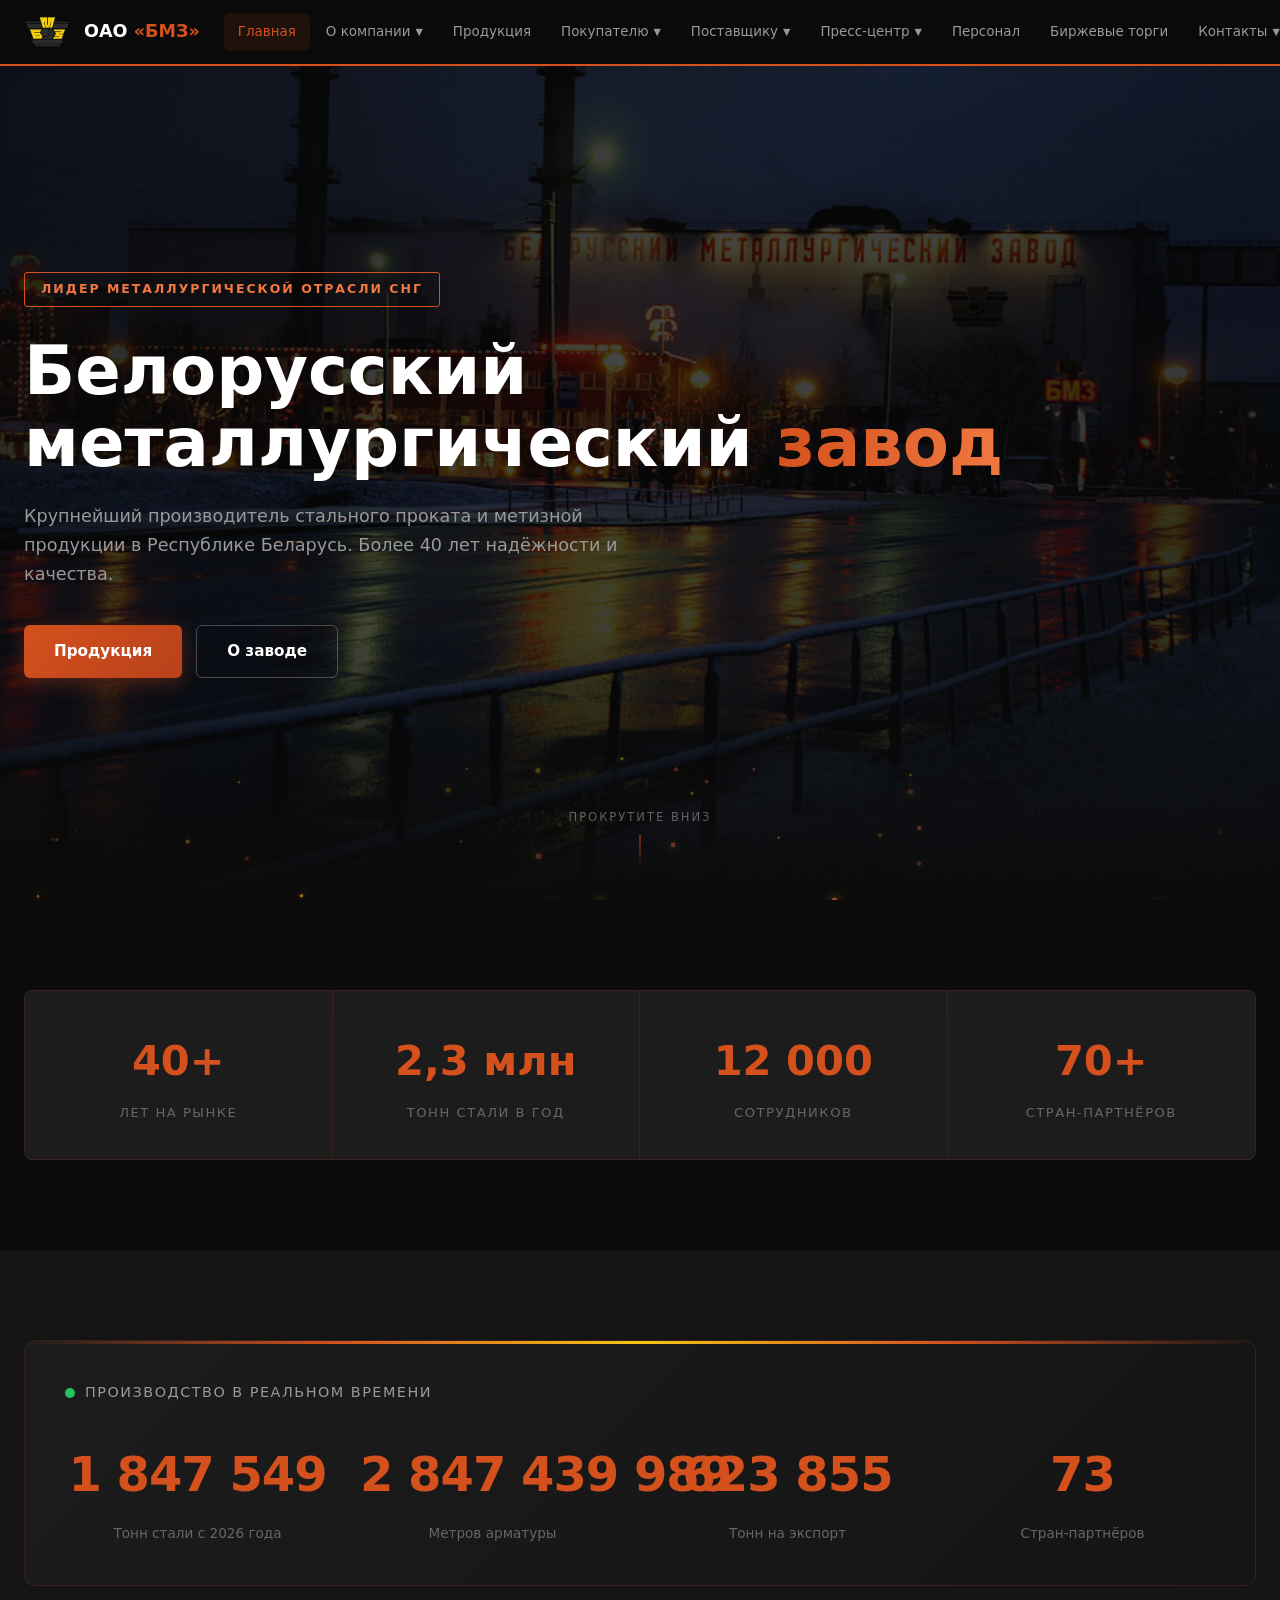
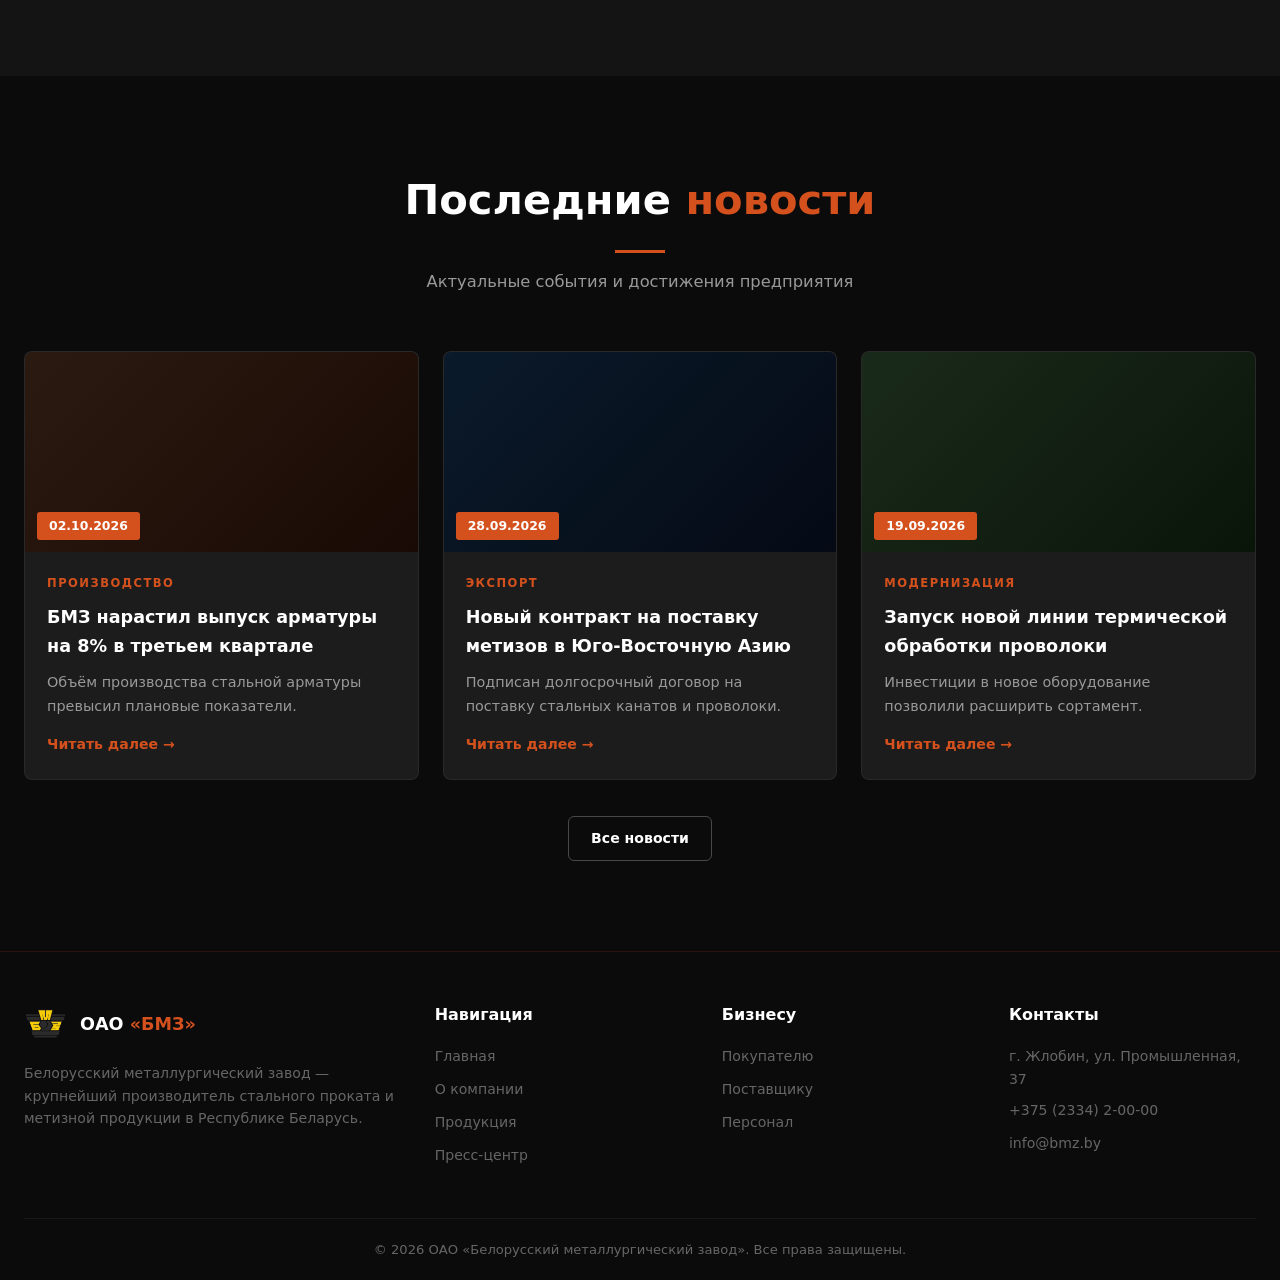
<file: index.html>
<!DOCTYPE html>
<html lang="ru">
<head>
<meta charset="UTF-8">
<meta name="viewport" content="width=device-width, initial-scale=1.0">
<title>ОАО «БМЗ» — Белорусский металлургический завод</title>
<link rel="icon" type="image/png" href="images/bmz-logo.png">
<link rel="shortcut icon" href="images/bmz-logo.png">
<link rel="stylesheet" href="css/main.css">
<link rel="stylesheet" href="css/responsive.css">
</head>
<body data-page="home">

<div class="scroll-progress" id="scrollProgress"></div>
<div class="preloader"><div class="preloader-spinner"></div></div>

<header class="hdr" id="hdr"></header>

<main id="app"></main>

<div class="news-modal" id="newsModal" onclick="if(event.target===this)closeNewsModal()">
<div class="news-modal-content">
<button class="news-modal-close" onclick="closeNewsModal()">✕</button>
<div class="news-modal-img" id="newsModalImg"></div>
<div class="news-modal-body">
<div class="news-modal-cat" id="newsModalCat"></div>
<div class="news-modal-date" id="newsModalDate"></div>
<h2 id="newsModalTitle"></h2>
<div class="text" id="newsModalText"></div>
</div>
</div>
</div>

<button class="back-top" id="backTop" onclick="scrollToTop()">
<svg viewBox="0 0 24 24" fill="none" stroke="currentColor" stroke-width="2.5"><path d="M18 15l-6-6-6 6"/></svg>
</button>

<footer class="ftr" id="footer"></footer>

<script src="js/main.js"></script>
<script src="js/search.js"></script>
</body>
</html>
</file>
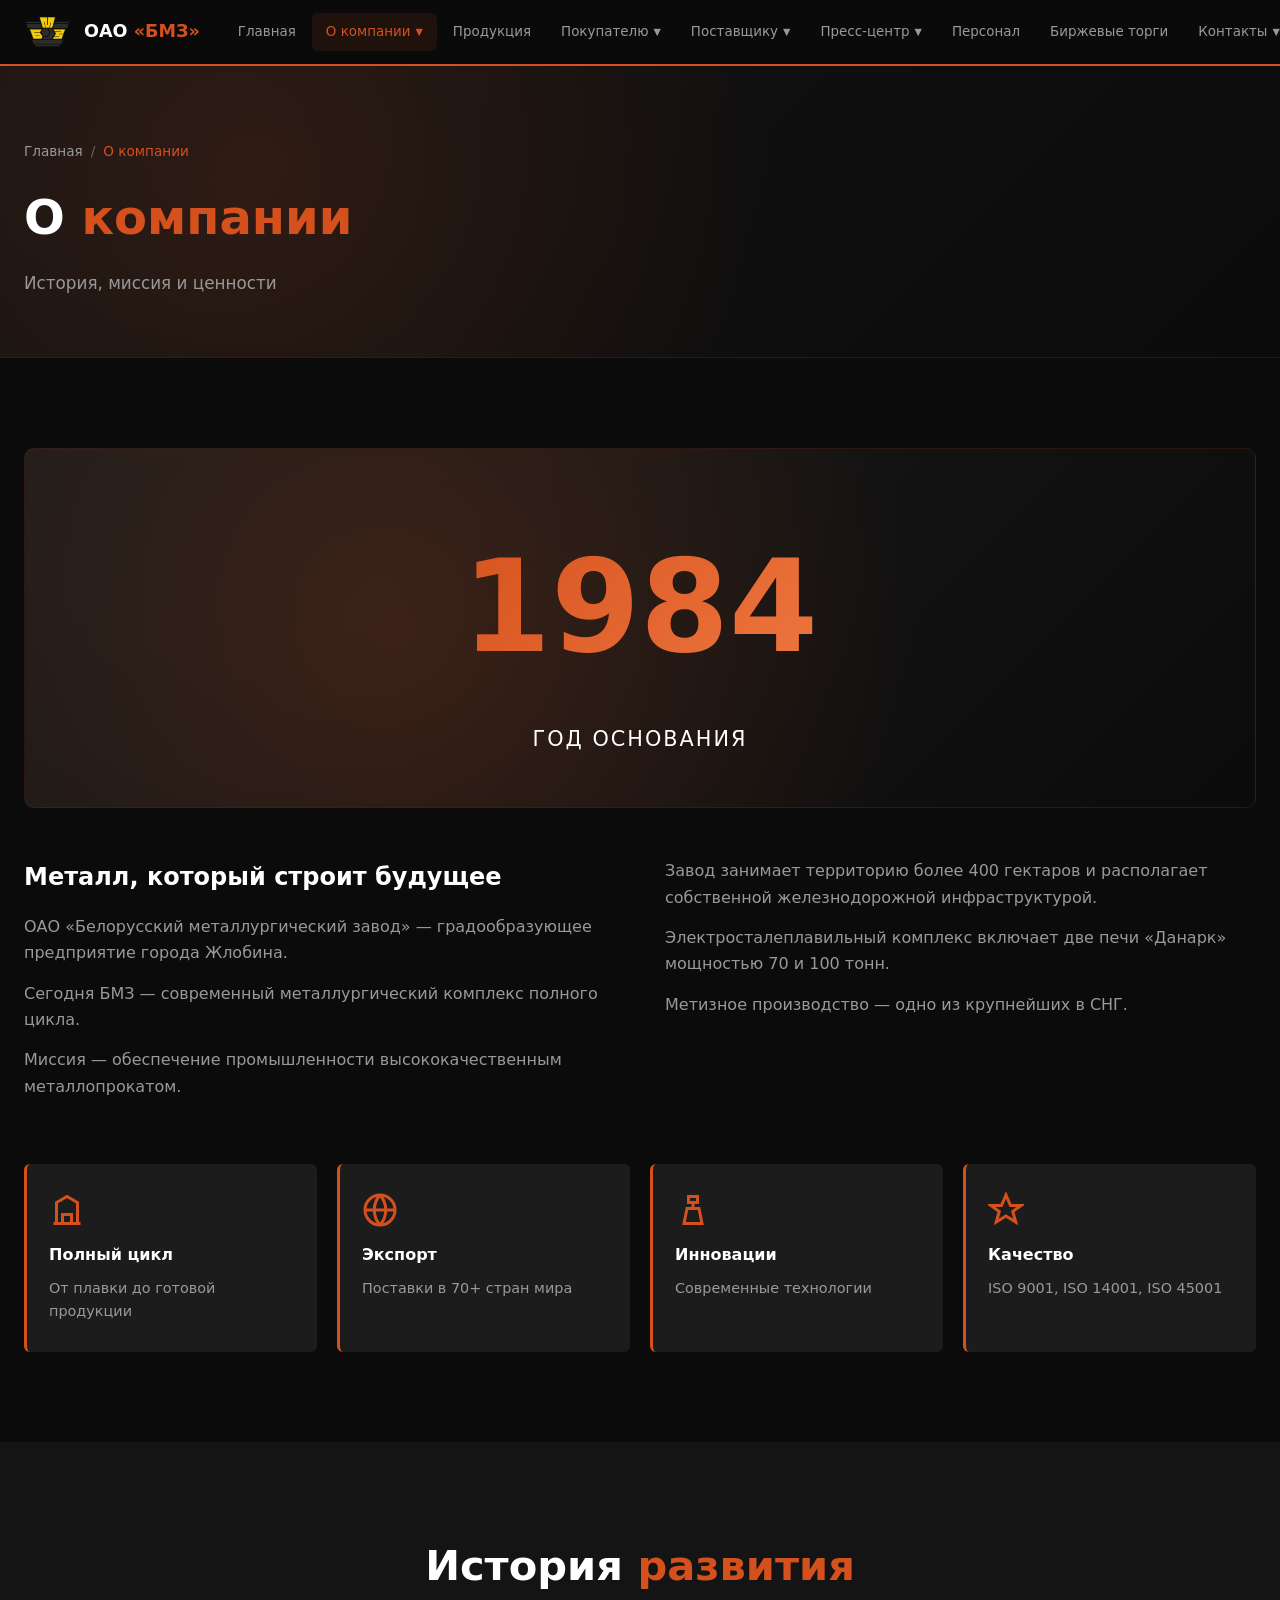
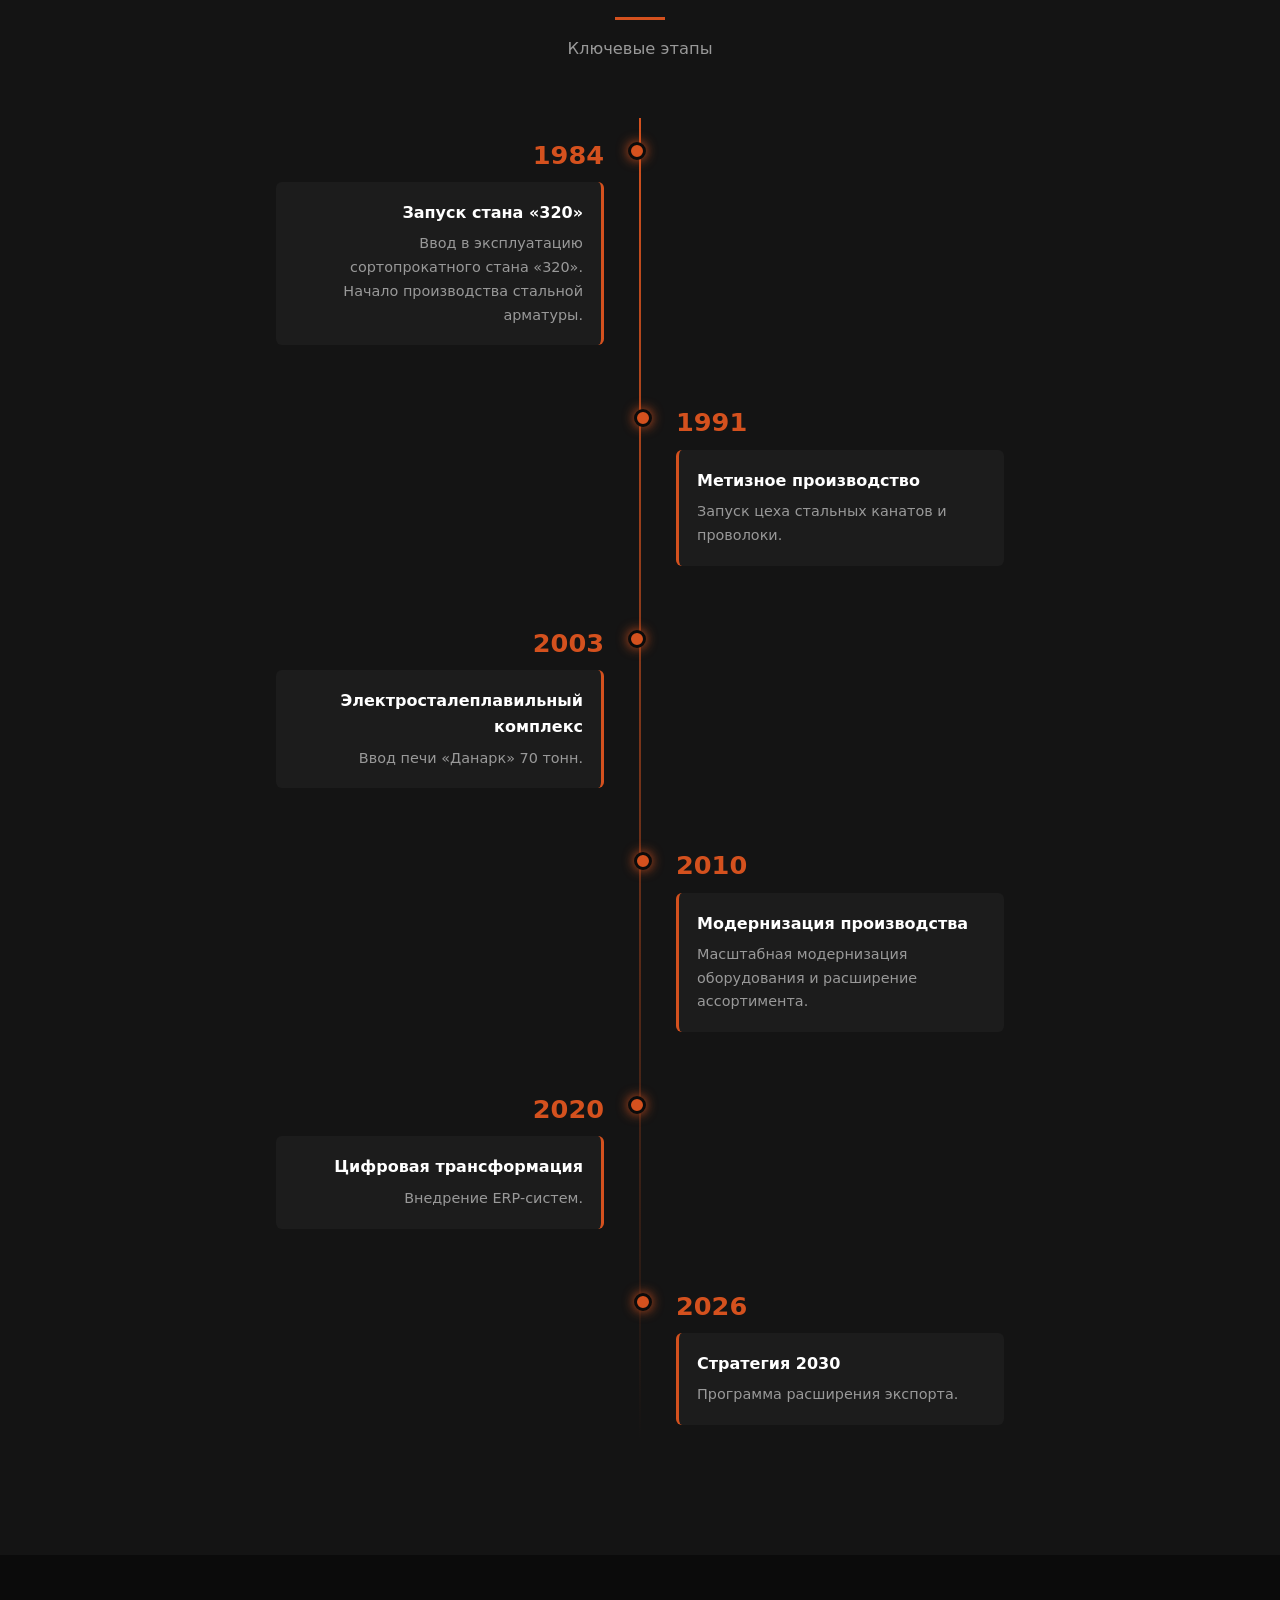
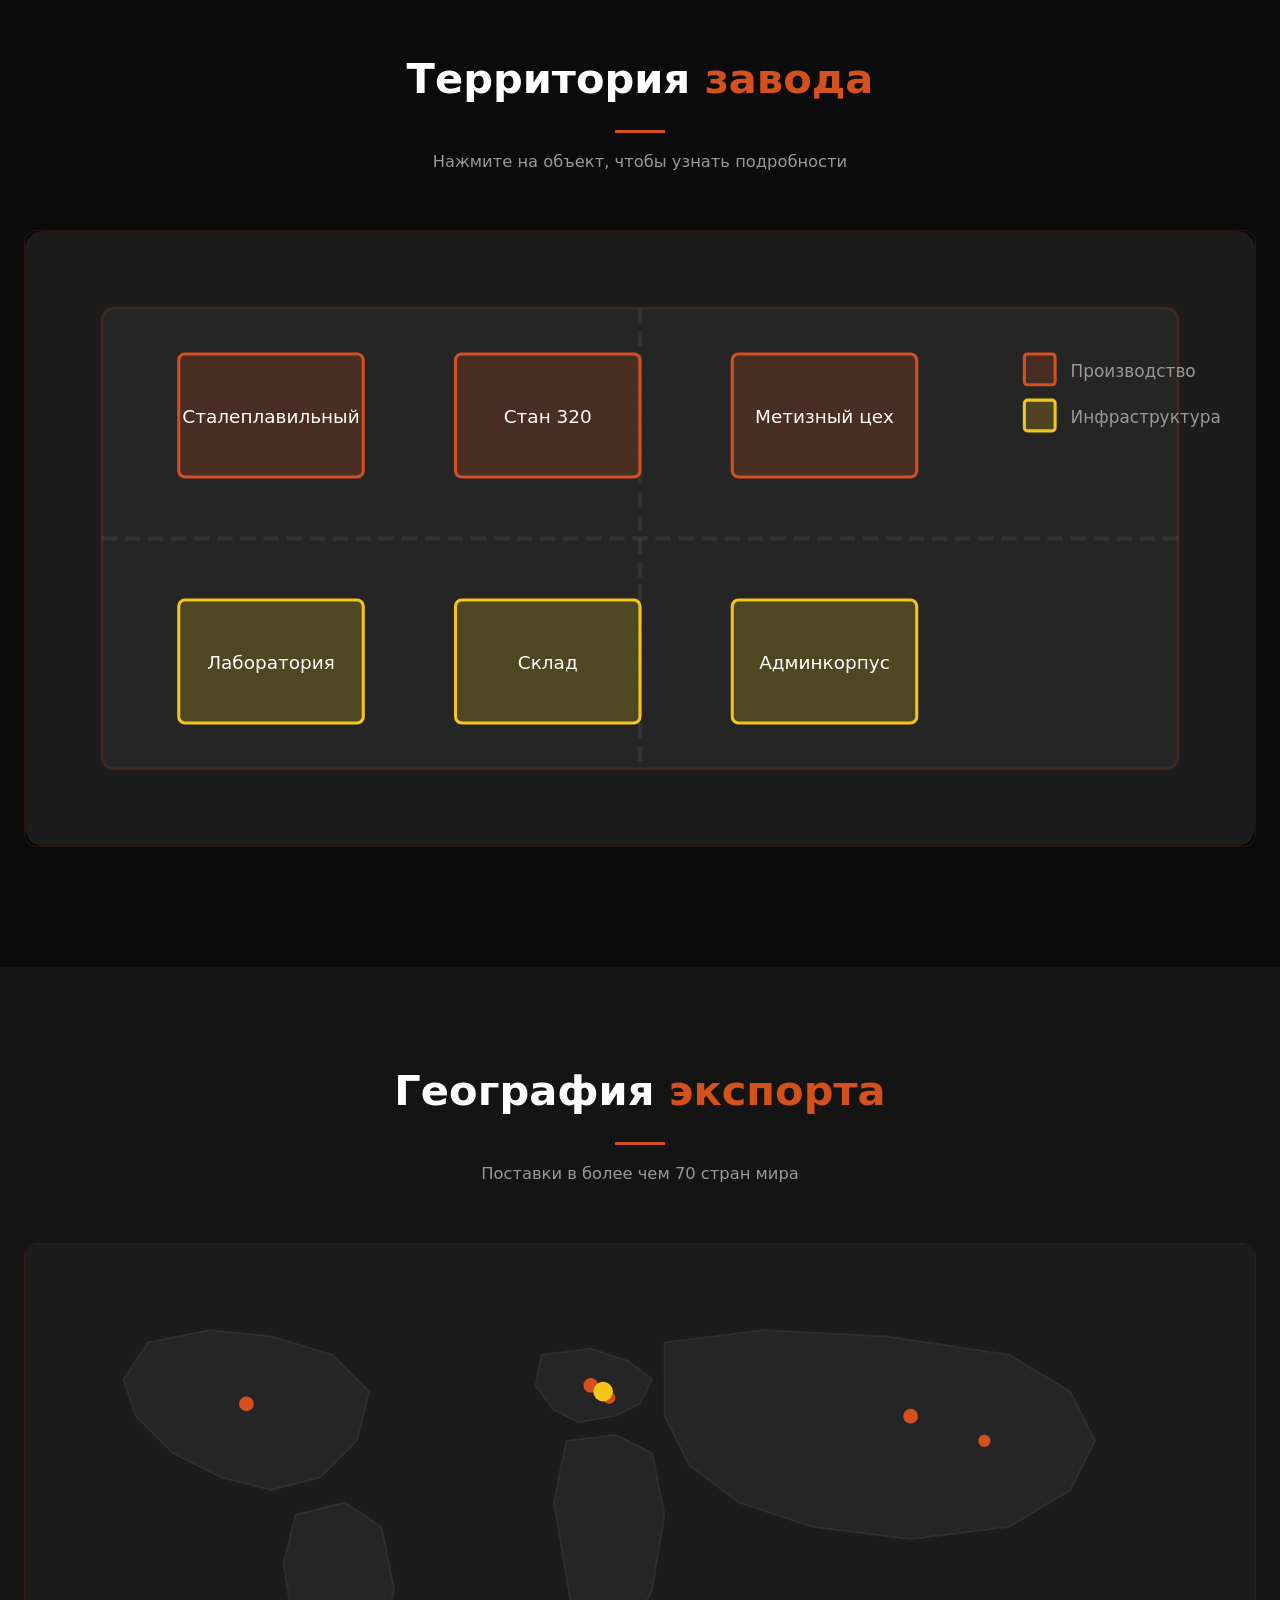
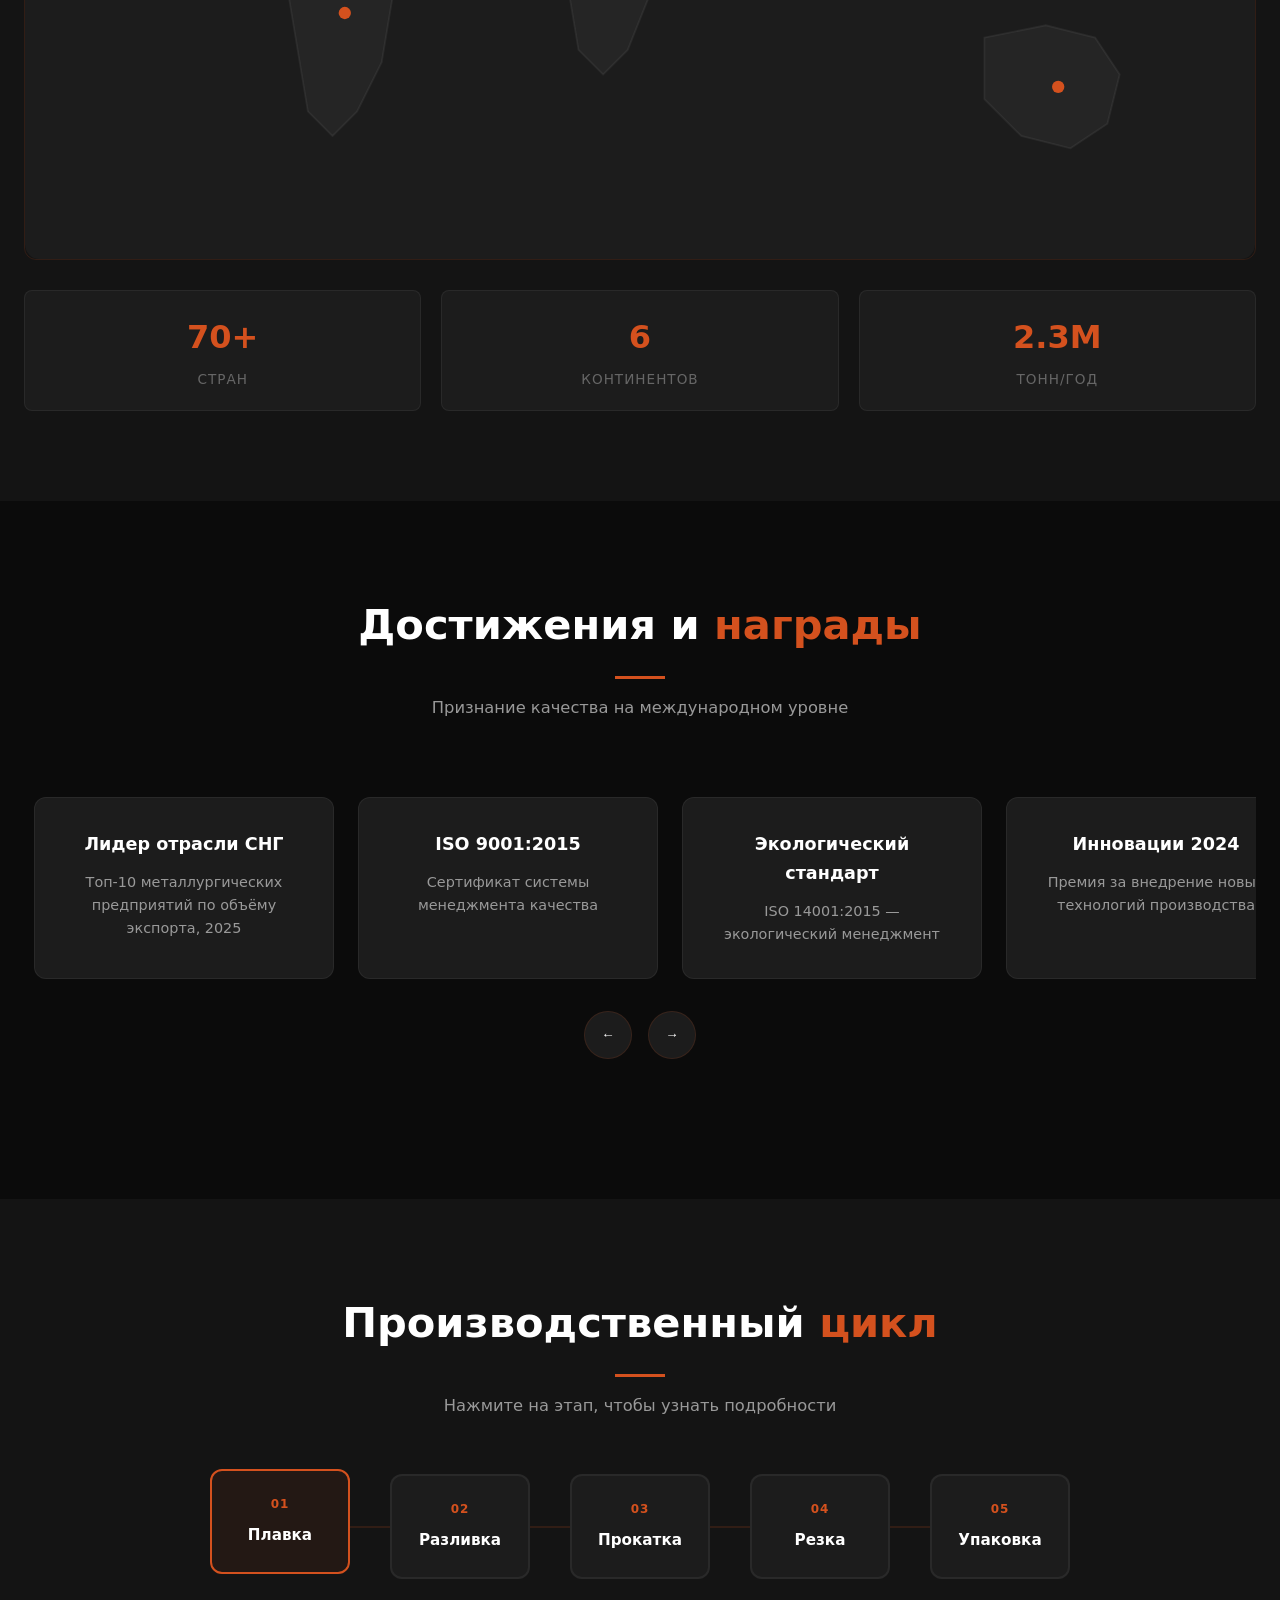
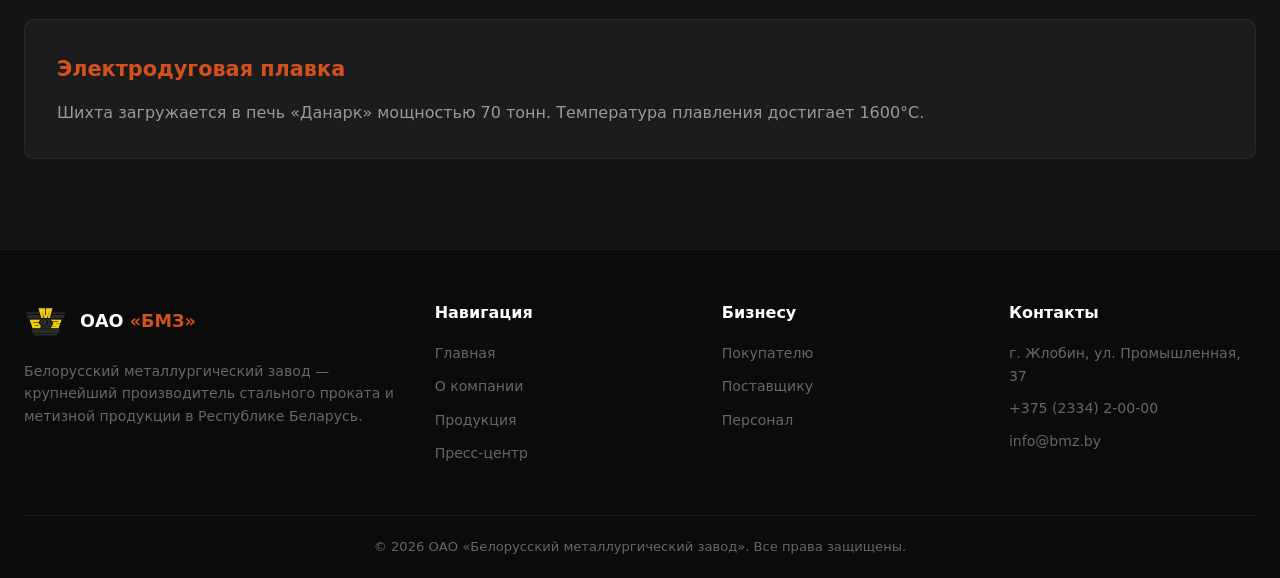
<file: about.html>
<!DOCTYPE html>
<html lang="ru">
<head>
<meta charset="UTF-8">
<meta name="viewport" content="width=device-width, initial-scale=1.0">
<title>О компании — ОАО «БМЗ»</title>
<link rel="icon" type="image/png" href="images/bmz-logo.png">
<link rel="shortcut icon" href="images/bmz-logo.png">
<link rel="stylesheet" href="css/main.css">
<link rel="stylesheet" href="css/responsive.css">
</head>
<body data-page="about">

<div class="scroll-progress" id="scrollProgress"></div>
<div class="preloader"><div class="preloader-spinner"></div></div>

<header class="hdr" id="hdr"></header>

<main id="app"></main>

<div class="news-modal" id="newsModal" onclick="if(event.target===this)closeNewsModal()">
<div class="news-modal-content">
<button class="news-modal-close" onclick="closeNewsModal()">✕</button>
<div class="news-modal-img" id="newsModalImg"></div>
<div class="news-modal-body">
<div class="news-modal-cat" id="newsModalCat"></div>
<div class="news-modal-date" id="newsModalDate"></div>
<h2 id="newsModalTitle"></h2>
<div class="text" id="newsModalText"></div>
</div>
</div>
</div>

<button class="back-top" id="backTop" onclick="scrollToTop()">
<svg viewBox="0 0 24 24" fill="none" stroke="currentColor" stroke-width="2.5"><path d="M18 15l-6-6-6 6"/></svg>
</button>

<footer class="ftr" id="footer"></footer>

<script src="js/main.js"></script>
</body>
</html>
</file>
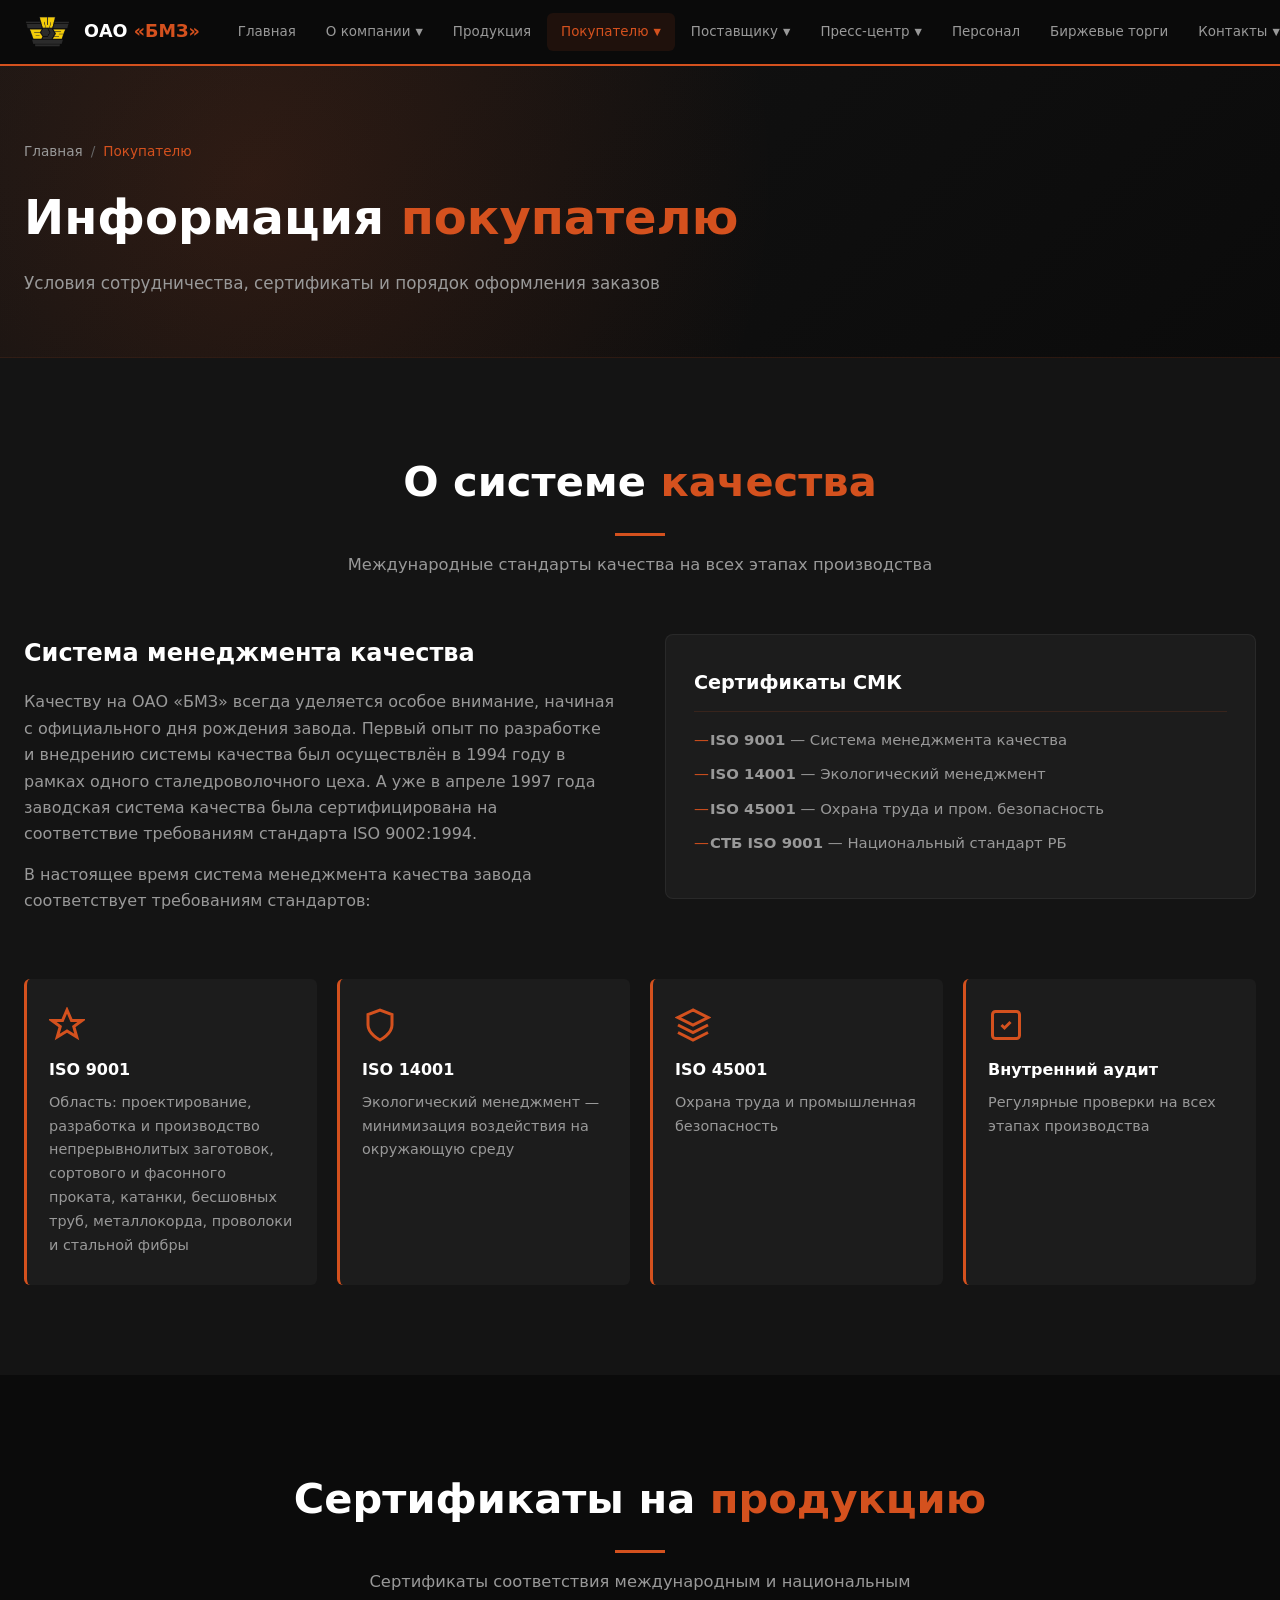
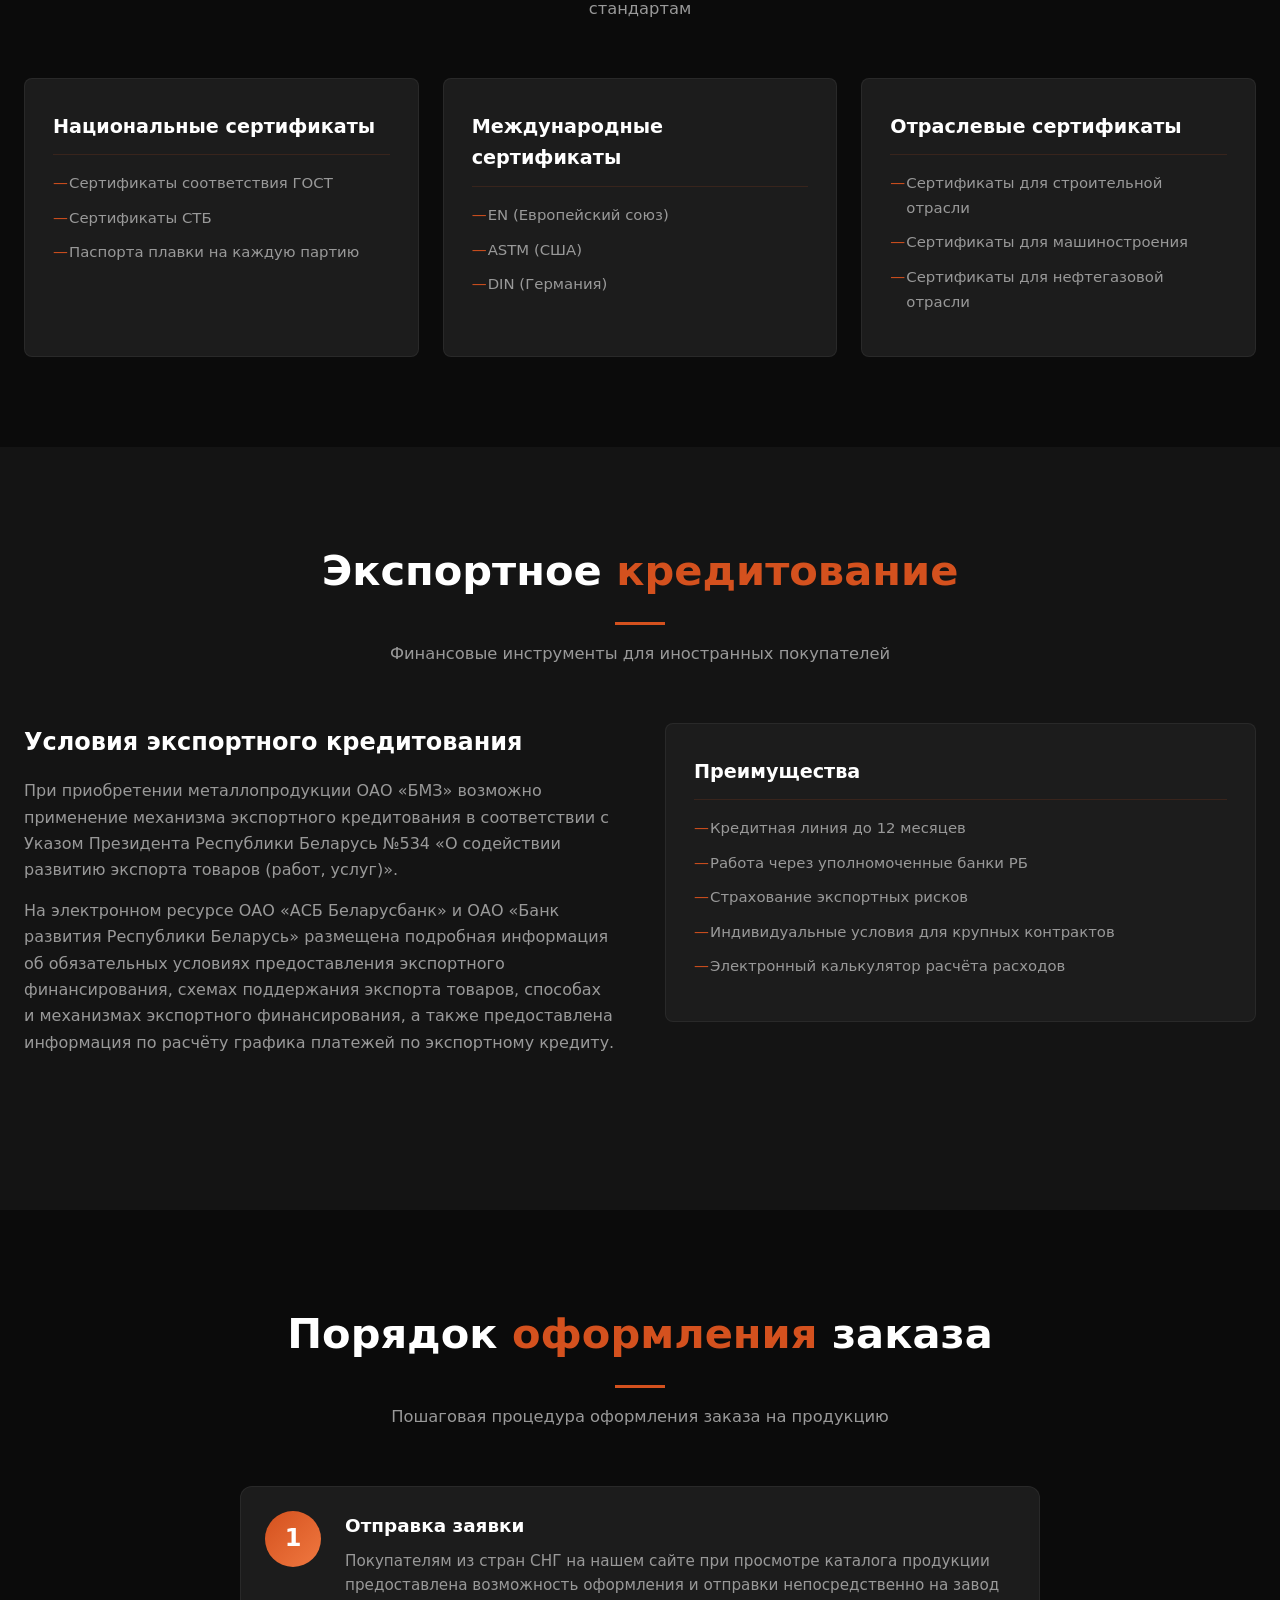
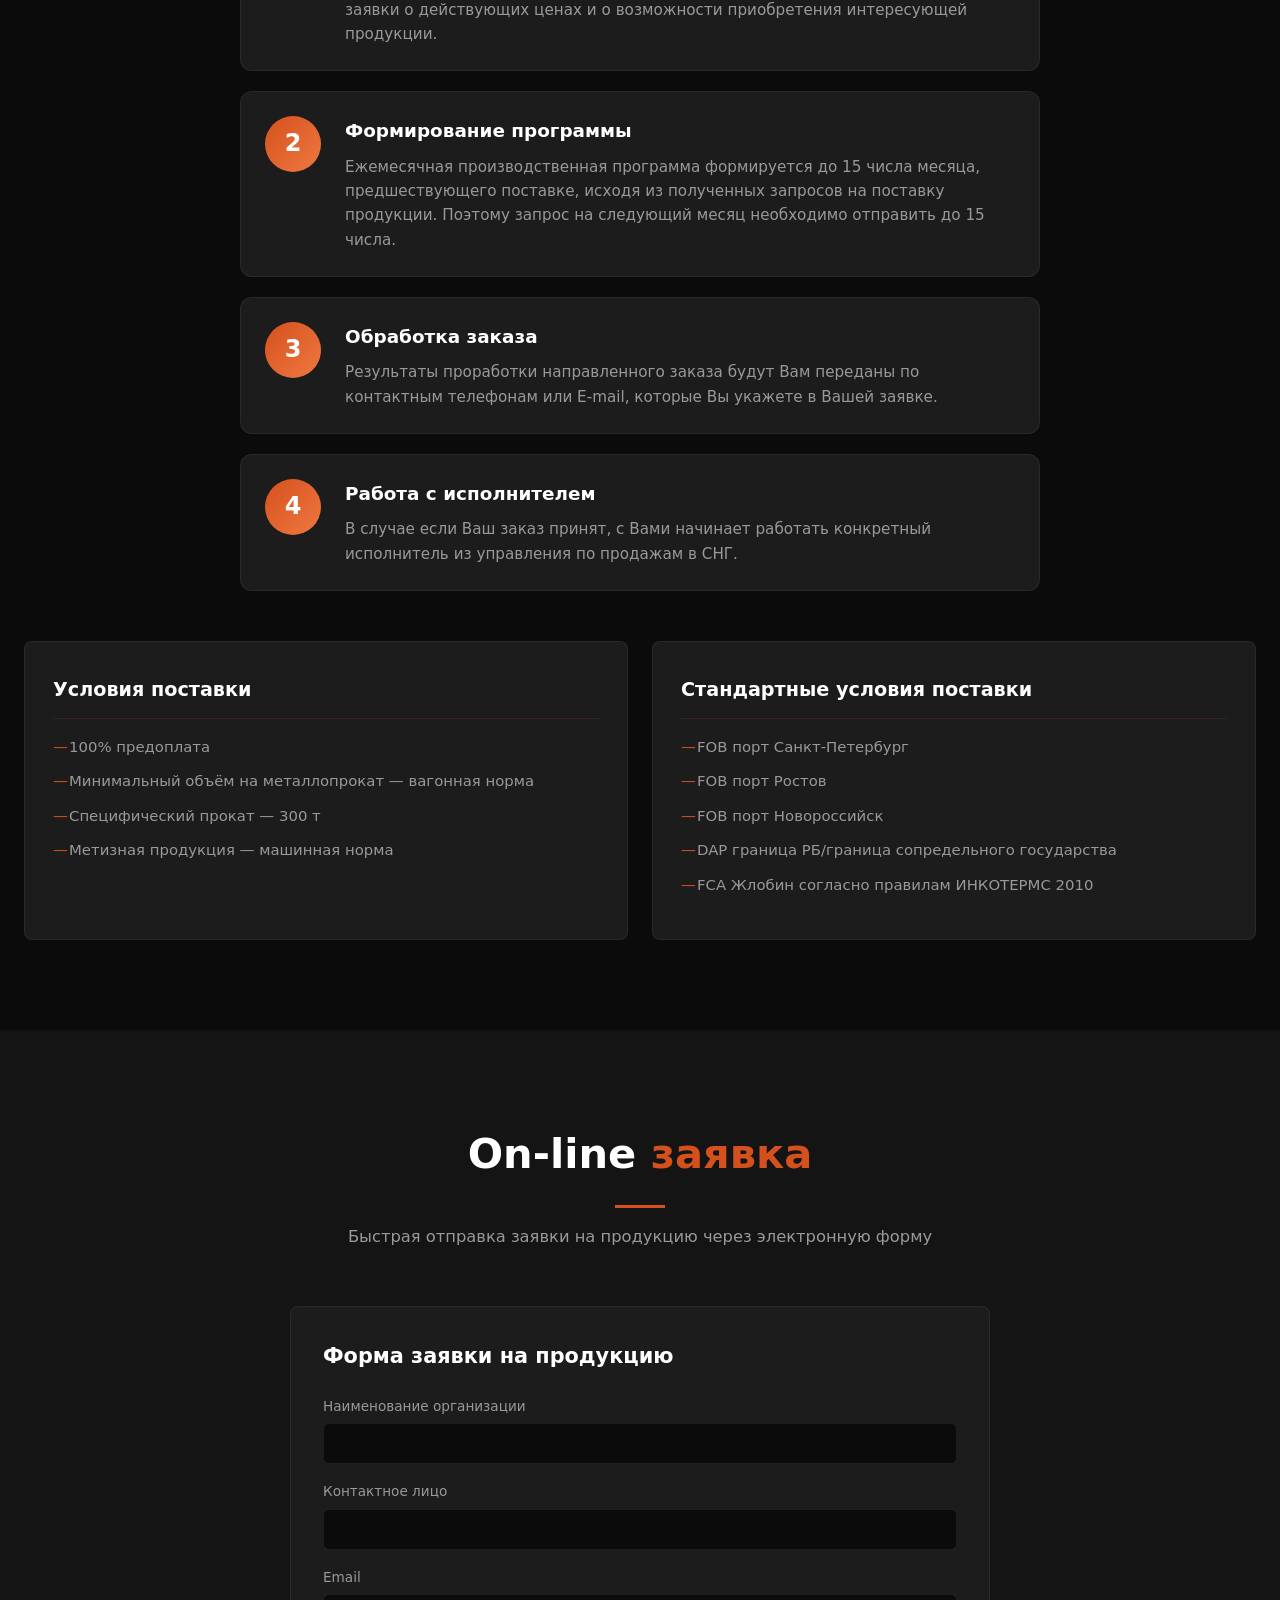
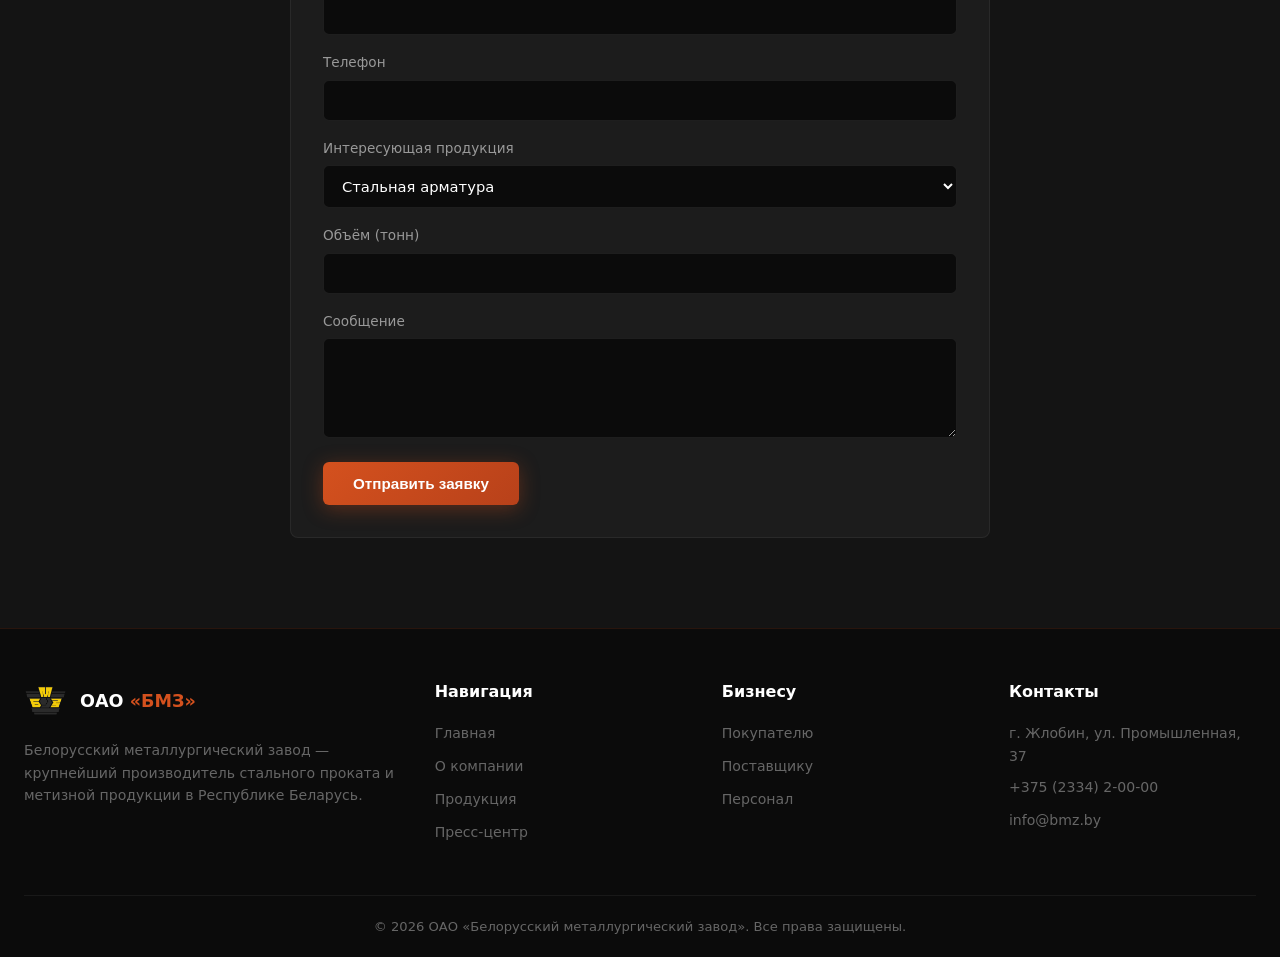
<file: buyers.html>
<!DOCTYPE html>
<html lang="ru">
<head>
<meta charset="UTF-8">
<meta name="viewport" content="width=device-width, initial-scale=1.0">
<title>Покупателю — ОАО «БМЗ»</title>
<link rel="icon" type="image/png" href="images/bmz-logo.png">
<link rel="shortcut icon" href="images/bmz-logo.png">
<link rel="stylesheet" href="css/main.css">
<link rel="stylesheet" href="css/responsive.css">
</head>
<body data-page="buyers">

<div class="scroll-progress" id="scrollProgress"></div>
<div class="preloader"><div class="preloader-spinner"></div></div>

<header class="hdr" id="hdr"></header>

<main id="app"></main>

<div class="news-modal" id="newsModal" onclick="if(event.target===this)closeNewsModal()">
<div class="news-modal-content">
<button class="news-modal-close" onclick="closeNewsModal()">✕</button>
<div class="news-modal-img" id="newsModalImg"></div>
<div class="news-modal-body">
<div class="news-modal-cat" id="newsModalCat"></div>
<div class="news-modal-date" id="newsModalDate"></div>
<h2 id="newsModalTitle"></h2>
<div class="text" id="newsModalText"></div>
</div>
</div>
</div>

<button class="back-top" id="backTop" onclick="scrollToTop()">
<svg viewBox="0 0 24 24" fill="none" stroke="currentColor" stroke-width="2.5"><path d="M18 15l-6-6-6 6"/></svg>
</button>

<footer class="ftr" id="footer"></footer>

<script src="js/main.js"></script>
</body>
</html>
</file>
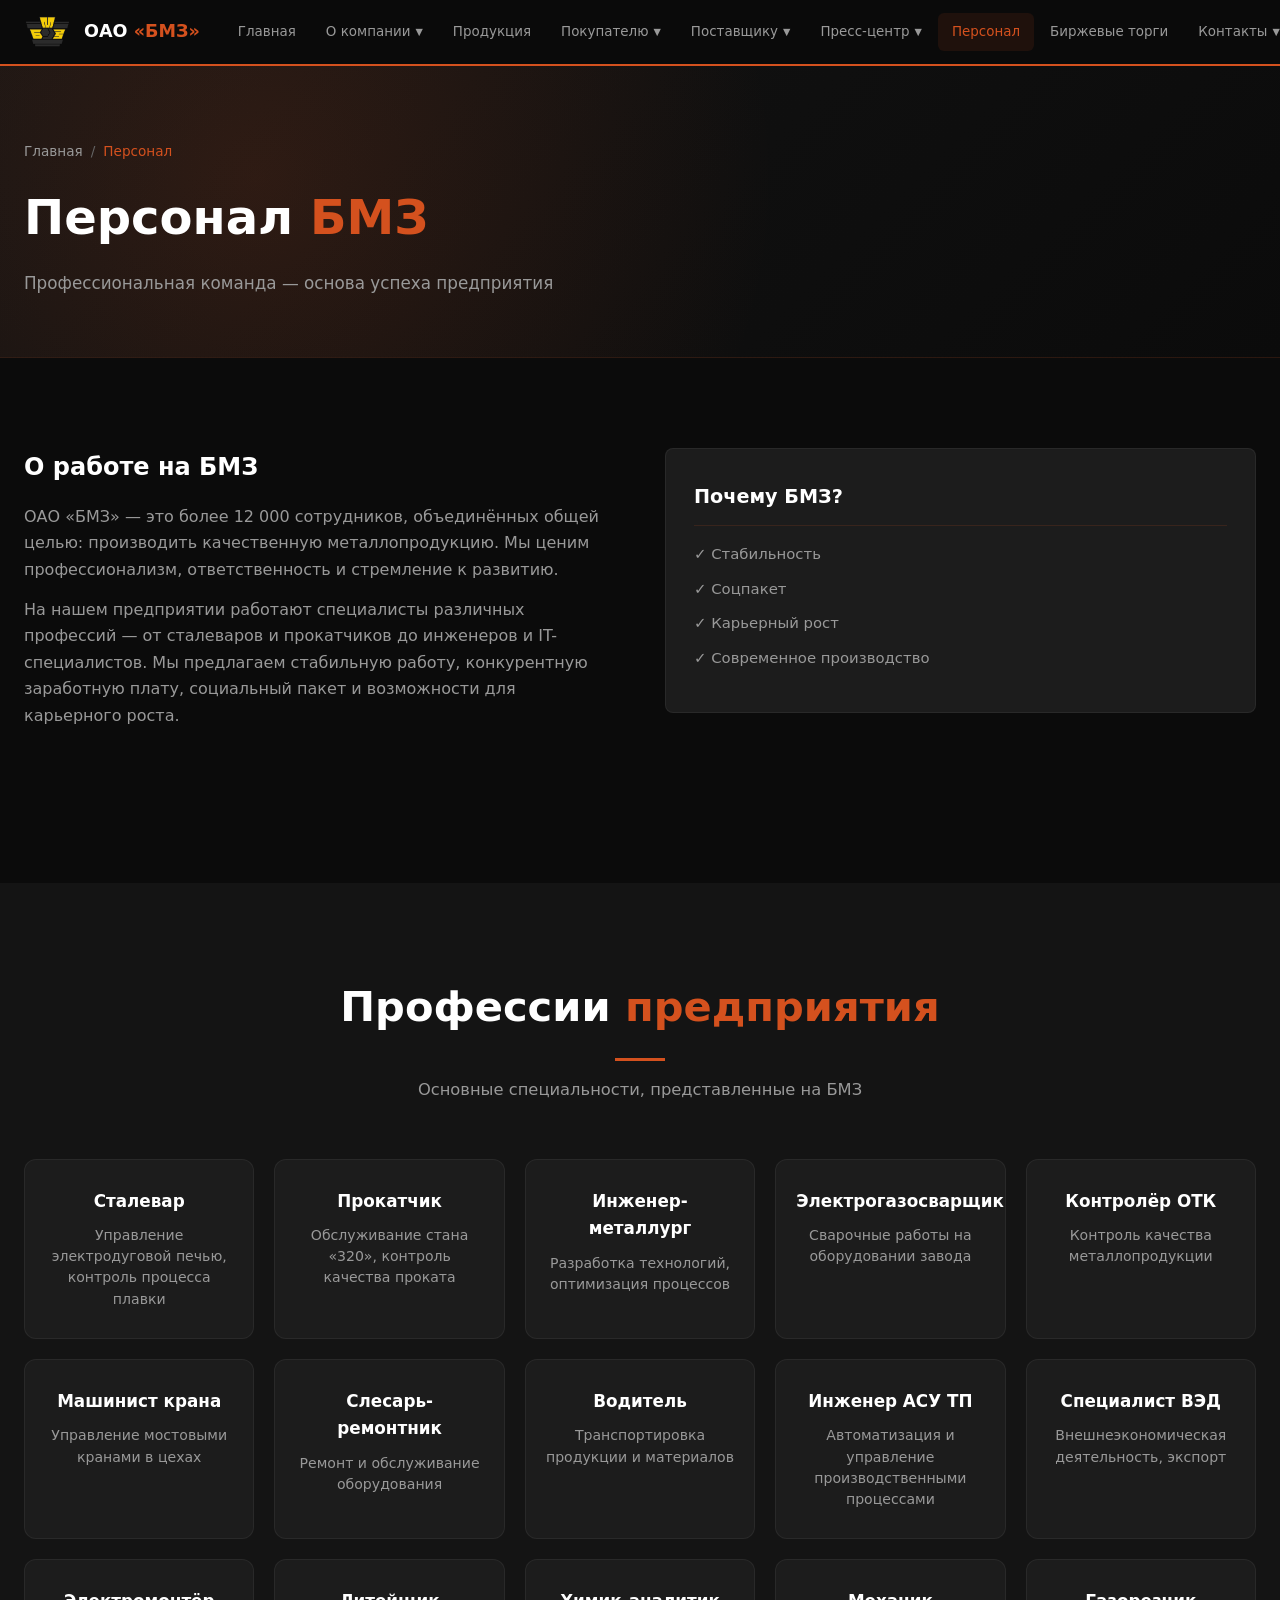
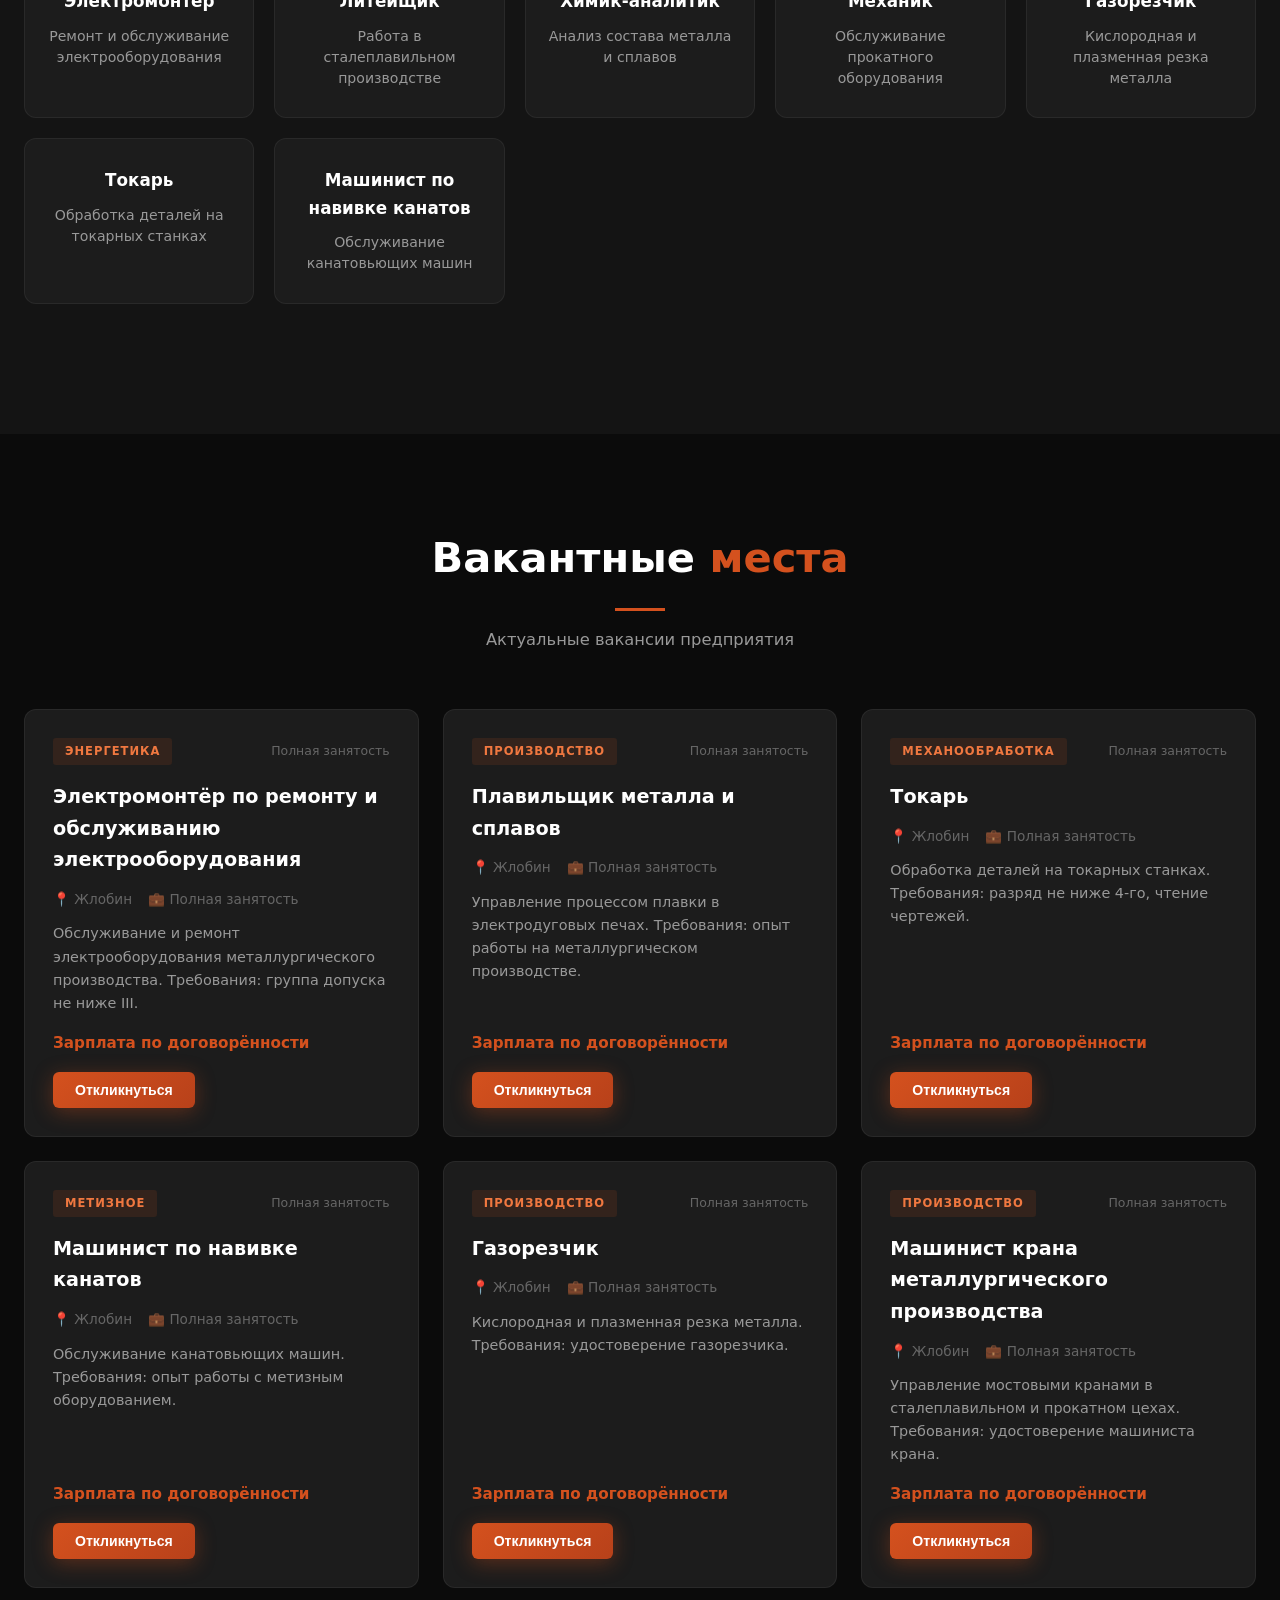
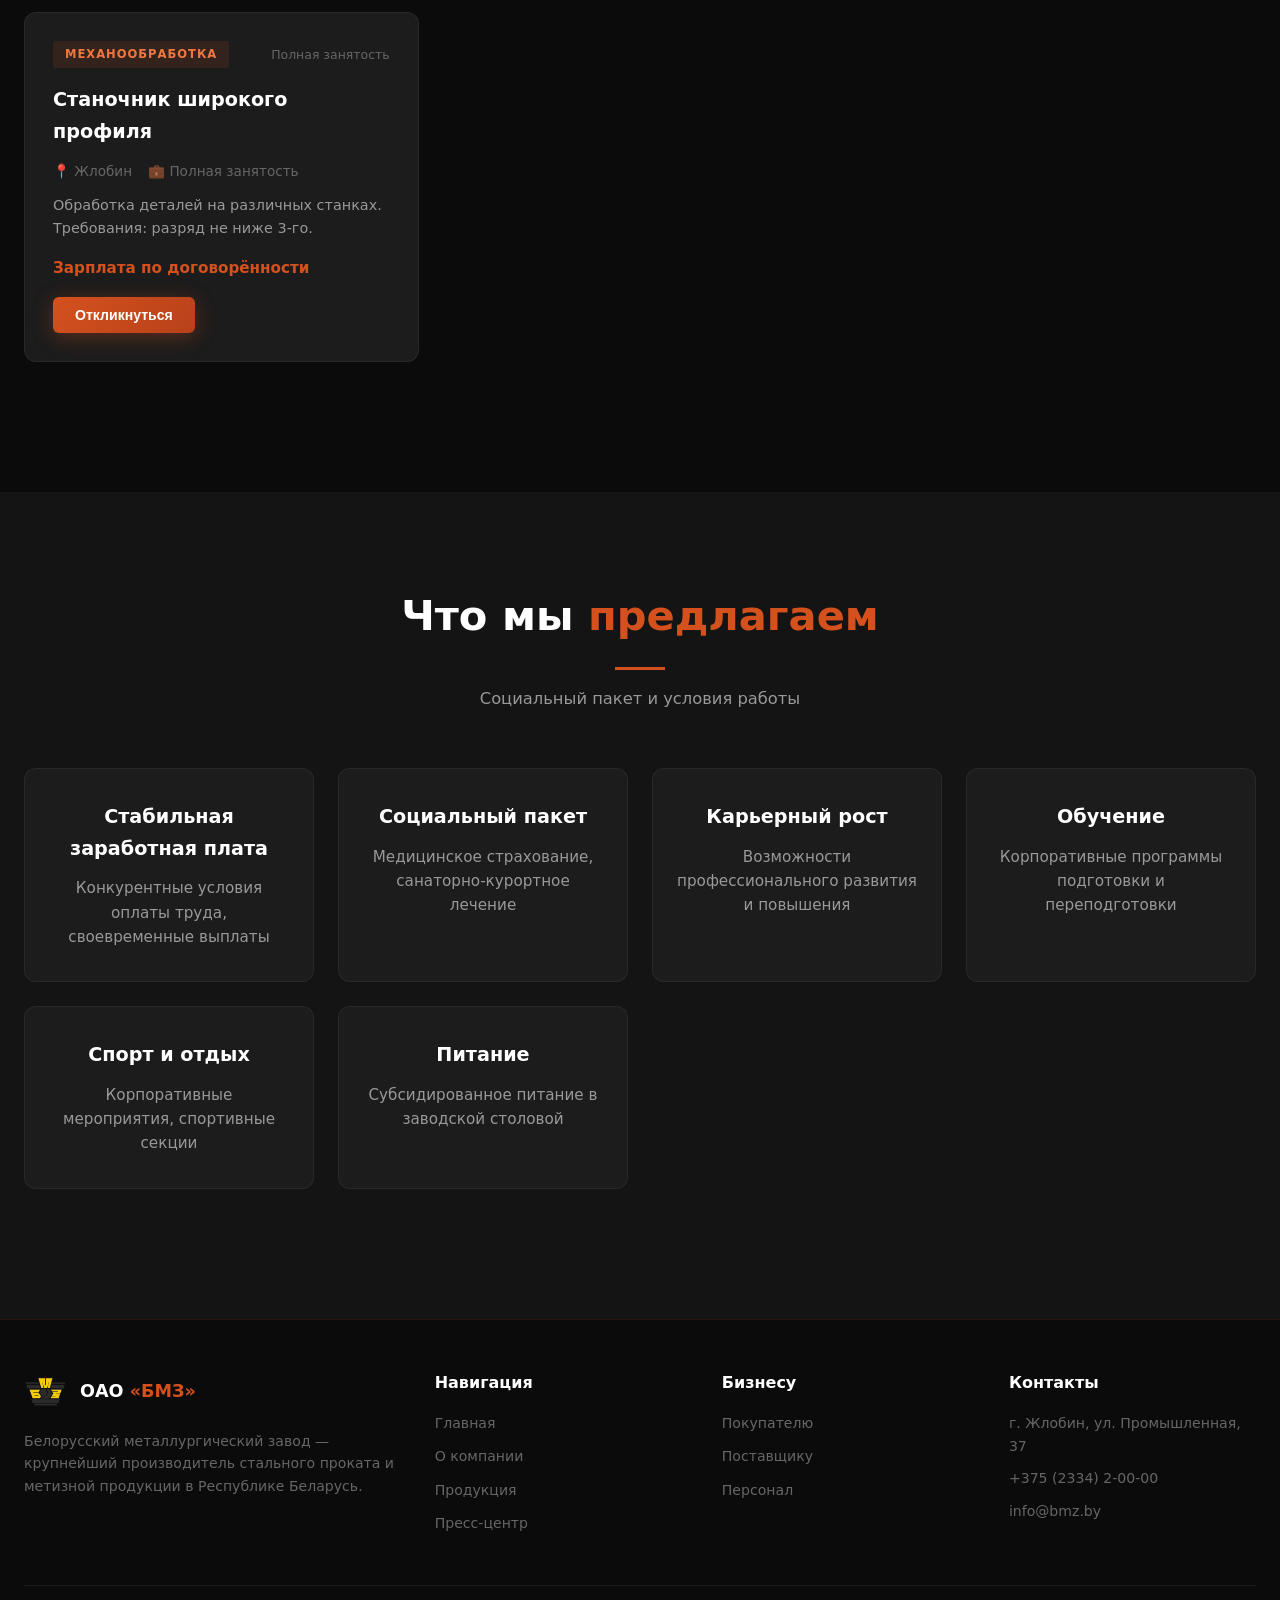
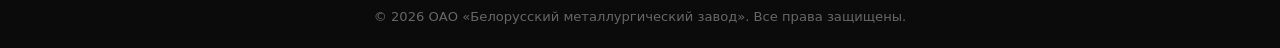
<file: career.html>
<!DOCTYPE html>
<html lang="ru">
<head>
<meta charset="UTF-8">
<meta name="viewport" content="width=device-width, initial-scale=1.0">
<title>Персонал — ОАО «БМЗ»</title>
<link rel="icon" type="image/png" href="images/bmz-logo.png">
<link rel="shortcut icon" href="images/bmz-logo.png">
<link rel="stylesheet" href="css/main.css">
<link rel="stylesheet" href="css/responsive.css">
</head>
<body data-page="career">

<div class="scroll-progress" id="scrollProgress"></div>
<div class="preloader"><div class="preloader-spinner"></div></div>

<header class="hdr" id="hdr"></header>

<main id="app"></main>

<!-- МОДАЛЬНОЕ ОКНО АНКЕТЫ -->
<div class="application-modal" id="applicationModal">
<div class="application-modal-content">
<button class="application-modal-close" onclick="closeApplication()">✕</button>
<div class="application-header">
<h2 id="applicationTitle">Резюме соискателя</h2>
<p id="applicationPosition"></p>
</div>
<form class="application-form" id="applicationForm" onsubmit="submitApplication(event)">
<div class="application-grid">
<div class="application-photo">
<label>Фотография</label>
<div class="photo-upload" onclick="document.getElementById('photoInput').click()">
<span id="photoLabel">Нажмите для загрузки файла<br>jpg, jpeg, bmp, gif, png (до 1 Мб)</span>
<input type="file" id="photoInput" accept="image/*" style="display:none" onchange="handlePhoto(this)">
</div>
</div>
<div class="application-fields">
<div class="fg"><label>Фамилия, Имя, Отчество:</label><input required placeholder="Фамилия Имя Отчество"></div>
<div class="fg"><label>Дата рождения:</label><input type="date" required></div>
<div class="fg"><label>Семейное положение:</label><select><option>Выберите</option><option>Не женат/Не замужем</option><option>Женат/Замужем</option><option>Разведён/а</option></select></div>
<div class="fg"><label>Служба в вооружённых силах:</label><select><option>Выберите</option><option>Проходил</option><option>Не проходил</option></select></div>
</div>
<div class="application-fields">
<div class="fg"><label>Телефон:</label><input required placeholder="+375 (__) ___-__-__"></div>
<div class="fg"><label>Email-адрес:</label><input type="email" required placeholder="Email-адрес"></div>
<div class="fg"><label>Адрес проживания:</label><textarea rows="3" placeholder="Адрес проживания"></textarea></div>
</div>
</div>
<div class="fg full-width"><label>Образование:</label><textarea rows="4" placeholder="год окончания, форма обучения, учреждение образования, специальность по диплому, квалификация по диплому, знание иностранных языков"></textarea></div>
<div class="fg full-width"><label>Должность, на которую претендует кандидат:</label><textarea rows="3" placeholder="Должность, на которую претендует кандидат, ожидаемая заработная плата"></textarea></div>
<div class="fg full-width"><label>Опыт работы:</label><textarea rows="4" placeholder="период работы, место работы, должность"></textarea></div>
<div class="fg full-width"><label>Прочее:</label><textarea rows="4" placeholder="Дополнительная информация о себе"></textarea></div>
<div class="captcha-block">
<div class="captcha-image">ulhQ</div>
<button type="button" class="captcha-refresh" onclick="refreshCaptcha()">🔄</button>
<div class="fg" style="margin:0;flex:1"><label>Введите код с картинки:</label><input required placeholder="Введите код с картинки" id="captchaInput"></div>
</div>
<button type="submit" class="btn btn-p" style="width:100%;justify-content:center;padding:16px">Отправить анкету</button>
<div class="form-success" id="applicationSuccess">✓ Анкета отправлена! Мы свяжемся с вами в ближайшее время.</div>
</form>
</div>
</div>

<!-- МОДАЛЬНОЕ ОКНО НОВОСТЕЙ -->
<div class="news-modal" id="newsModal" onclick="if(event.target===this)closeNewsModal()">
<div class="news-modal-content">
<button class="news-modal-close" onclick="closeNewsModal()">✕</button>
<div class="news-modal-img" id="newsModalImg"></div>
<div class="news-modal-body">
<div class="news-modal-cat" id="newsModalCat"></div>
<div class="news-modal-date" id="newsModalDate"></div>
<h2 id="newsModalTitle"></h2>
<div class="text" id="newsModalText"></div>
</div>
</div>
</div>

<!-- КНОПКА НАВЕРХ -->
<button class="back-top" id="backTop" onclick="scrollToTop()">
<svg viewBox="0 0 24 24" fill="none" stroke="currentColor" stroke-width="2.5"><path d="M18 15l-6-6-6 6"/></svg>
</button>

<!-- ФУТЕР -->
<footer class="ftr" id="footer"></footer>

<script src="js/main.js"></script>
</body>
</html>
</file>
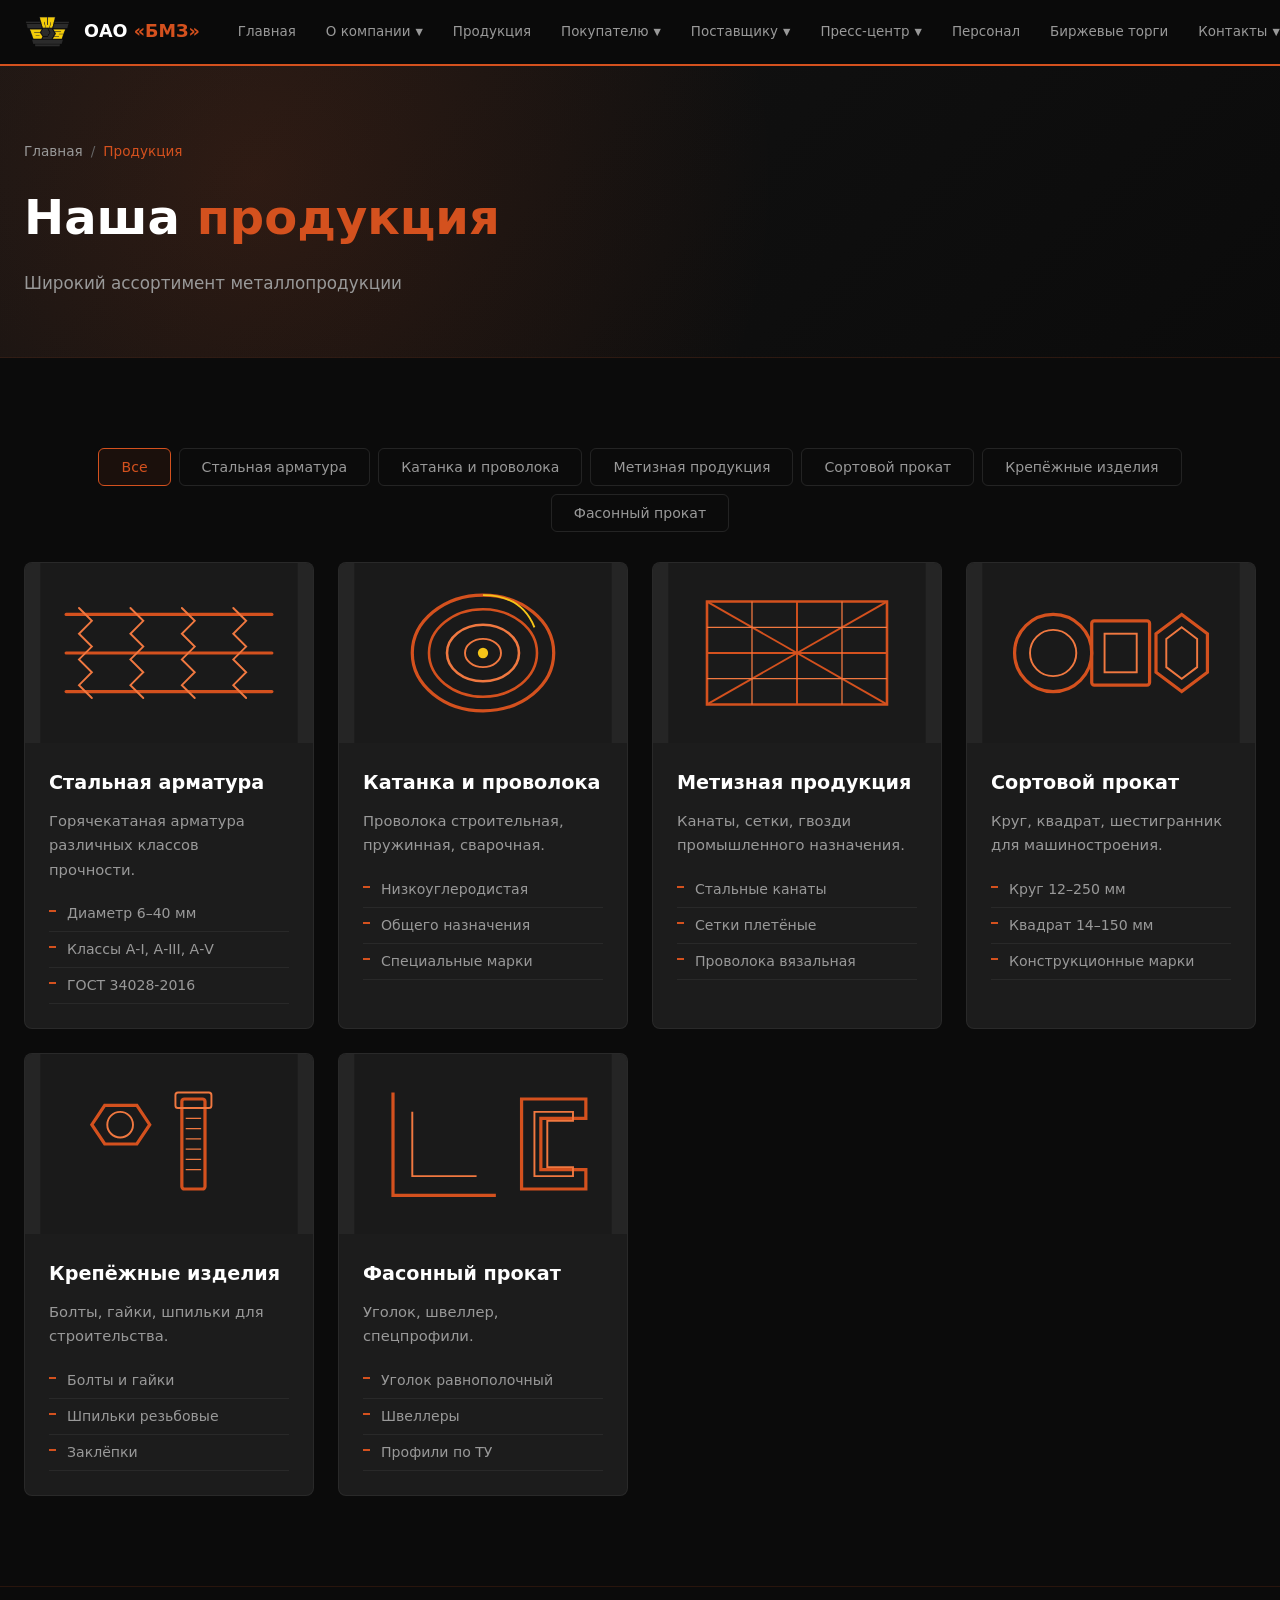
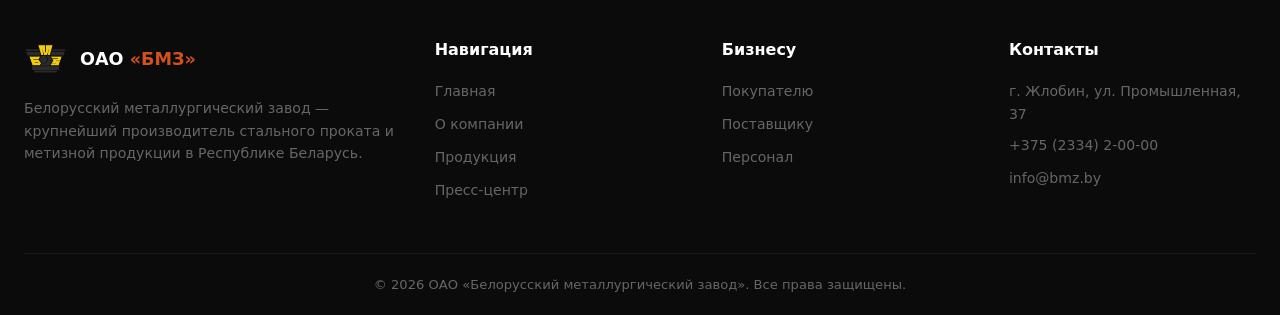
<file: catalog.html>
<!DOCTYPE html>
<html lang="ru">
<head>
<meta charset="UTF-8">
<meta name="viewport" content="width=device-width, initial-scale=1.0">
<title>Продукция — ОАО «БМЗ»</title>
<link rel="icon" type="image/png" href="images/bmz-logo.png">
<link rel="shortcut icon" href="images/bmz-logo.png">
<link rel="stylesheet" href="css/main.css">
<link rel="stylesheet" href="css/responsive.css">
</head>
<body data-page="catalog">

<div class="scroll-progress" id="scrollProgress"></div>
<div class="preloader"><div class="preloader-spinner"></div></div>

<header class="hdr" id="hdr"></header>

<main id="app"></main>

<div class="news-modal" id="newsModal" onclick="if(event.target===this)closeNewsModal()">
<div class="news-modal-content">
<button class="news-modal-close" onclick="closeNewsModal()">✕</button>
<div class="news-modal-img" id="newsModalImg"></div>
<div class="news-modal-body">
<div class="news-modal-cat" id="newsModalCat"></div>
<div class="news-modal-date" id="newsModalDate"></div>
<h2 id="newsModalTitle"></h2>
<div class="text" id="newsModalText"></div>
</div>
</div>
</div>

<button class="back-top" id="backTop" onclick="scrollToTop()">
<svg viewBox="0 0 24 24" fill="none" stroke="currentColor" stroke-width="2.5"><path d="M18 15l-6-6-6 6"/></svg>
</button>

<footer class="ftr" id="footer"></footer>

<script src="js/main.js"></script>
</body>
</html>
</file>
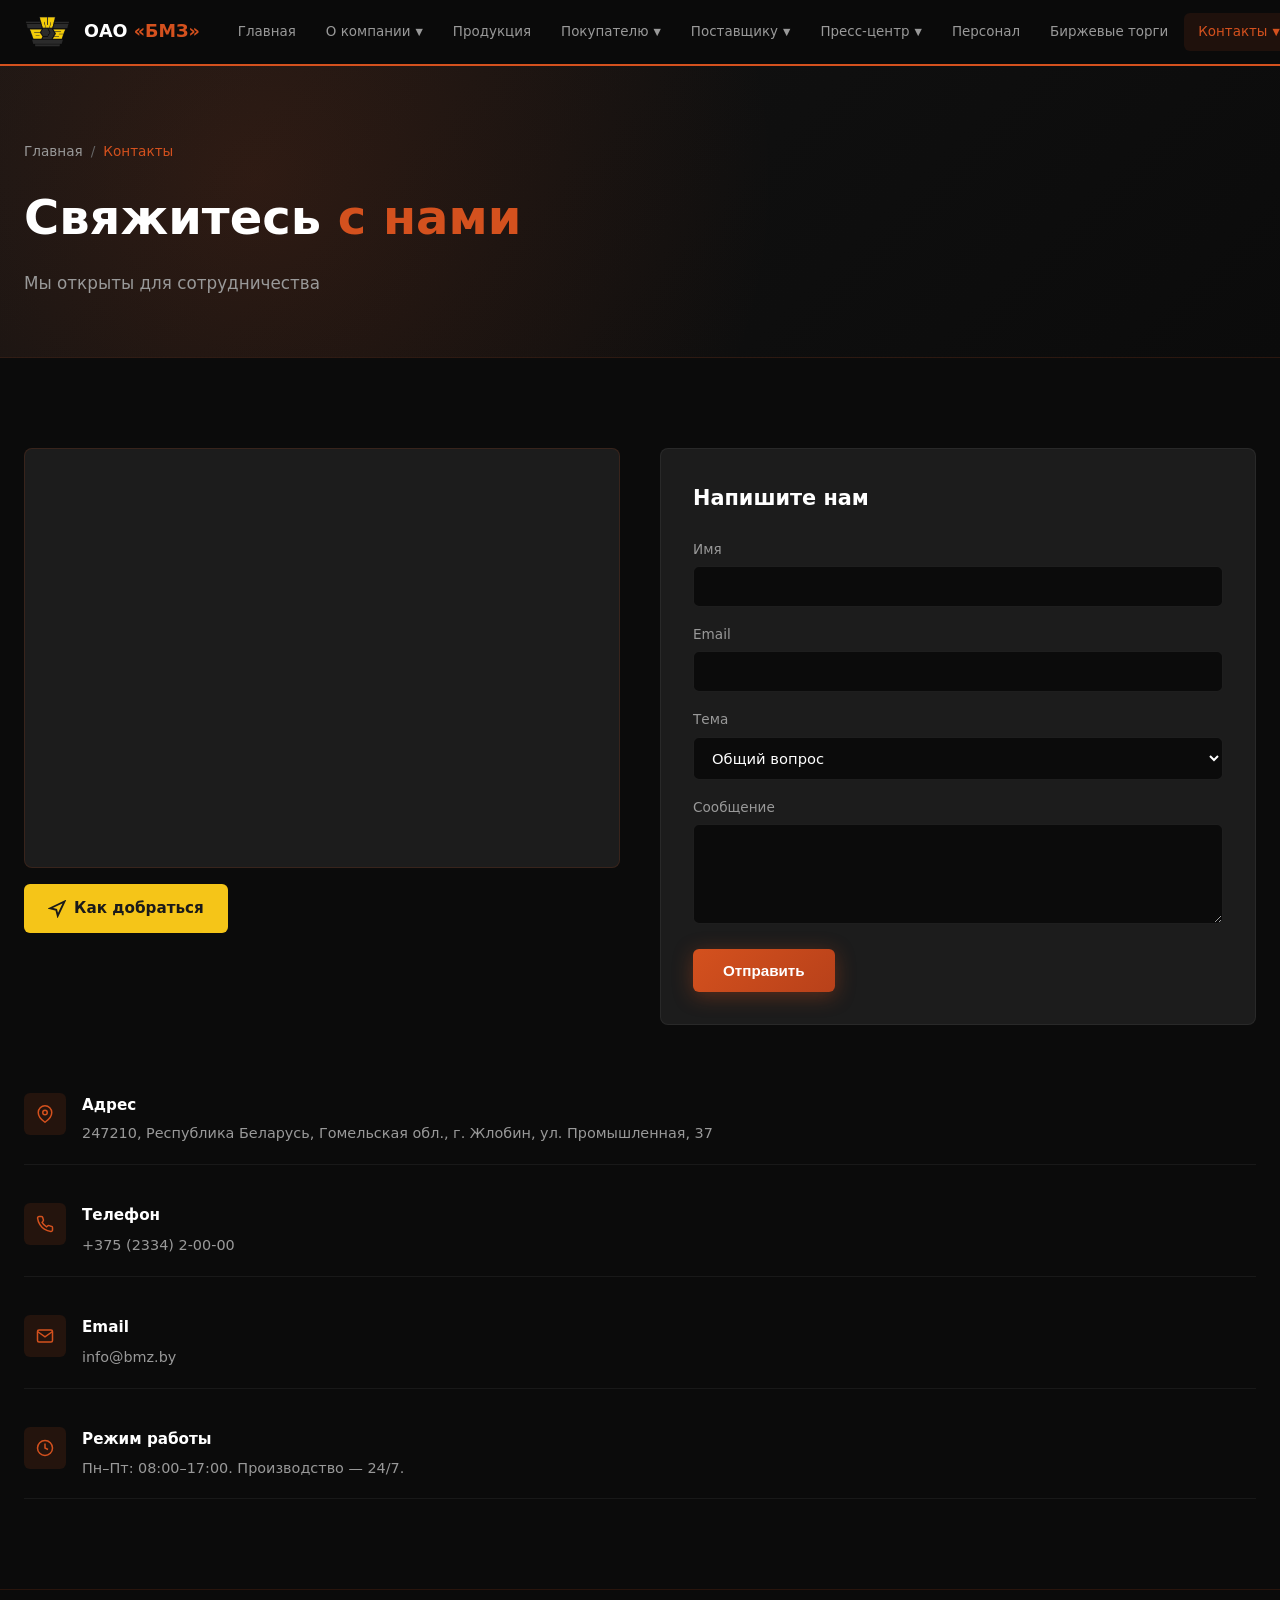
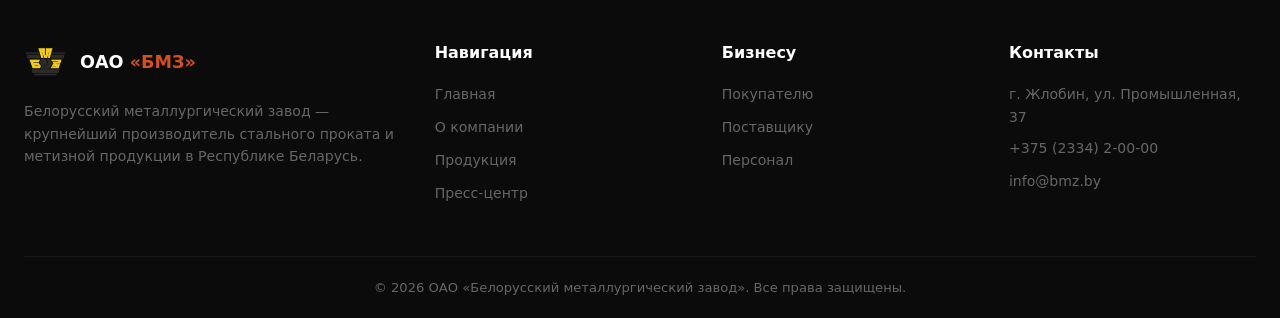
<file: contacts.html>
<!DOCTYPE html>
<html lang="ru">
<head>
<meta charset="UTF-8">
<meta name="viewport" content="width=device-width, initial-scale=1.0">
<title>Контакты — ОАО «БМЗ»</title>
<link rel="icon" type="image/png" href="images/bmz-logo.png">
<link rel="shortcut icon" href="images/bmz-logo.png">
<link rel="stylesheet" href="css/main.css">
<link rel="stylesheet" href="css/responsive.css">
</head>
<body data-page="contacts">

<div class="scroll-progress" id="scrollProgress"></div>
<div class="preloader"><div class="preloader-spinner"></div></div>

<header class="hdr" id="hdr"></header>

<main id="app"></main>

<div class="news-modal" id="newsModal" onclick="if(event.target===this)closeNewsModal()">
<div class="news-modal-content">
<button class="news-modal-close" onclick="closeNewsModal()">✕</button>
<div class="news-modal-img" id="newsModalImg"></div>
<div class="news-modal-body">
<div class="news-modal-cat" id="newsModalCat"></div>
<div class="news-modal-date" id="newsModalDate"></div>
<h2 id="newsModalTitle"></h2>
<div class="text" id="newsModalText"></div>
</div>
</div>
</div>

<button class="back-top" id="backTop" onclick="scrollToTop()">
<svg viewBox="0 0 24 24" fill="none" stroke="currentColor" stroke-width="2.5"><path d="M18 15l-6-6-6 6"/></svg>
</button>

<footer class="ftr" id="footer"></footer>

<script src="js/main.js"></script>
</body>
</html>
</file>
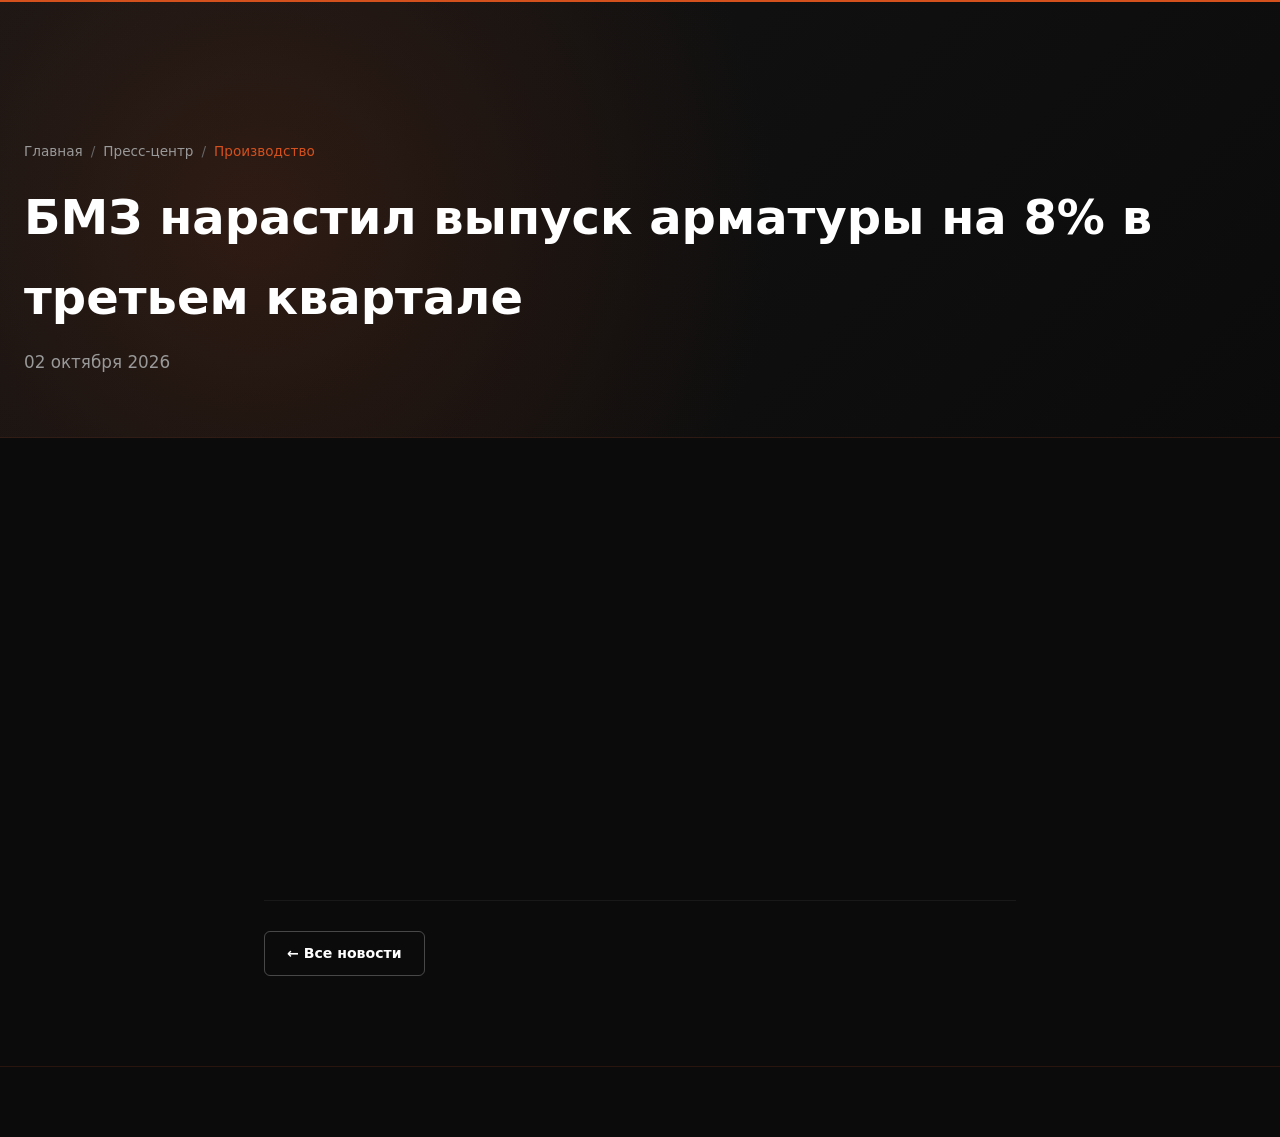
<file: news-item.html>
<!DOCTYPE html>
<html lang="ru">
<head>
<meta charset="UTF-8">
<meta name="viewport" content="width=device-width, initial-scale=1.0">
<title>Новость — ОАО «БМЗ»</title>
<link rel="stylesheet" href="css/main.css">
<link rel="stylesheet" href="css/responsive.css">
</head>
<body data-page="press">

<div class="preloader"><div class="preloader-spinner"></div></div>
<header class="hdr" id="hdr">
<div class="burger-menu" id="burgerMenu" onclick="toggleMobileMenu()">
    <span></span>
    <span></span>
    <span></span>
</div>
</header>

<div class="page-hero">
<div class="page-hero-inner">
<div class="breadcrumbs"><a href="index.html">Главная</a><span class="sep">/</span><a href="news.html">Пресс-центр</a><span class="sep">/</span><span class="current" id="niCat">Новость</span></div>
<h1 id="niTitle">Заголовок <span>новости</span></h1>
<p id="niDate">Дата</p>
</div>
</div>

<section class="sec">
<div class="container" style="max-width:800px">
<div class="reveal" id="niContent" style="font-size:1.05rem;line-height:1.8;color:var(--tx)"></div>
<div style="margin-top:40px;padding-top:30px;border-top:1px solid var(--brd2)">
<a class="btn btn-o btn-sm" href="news.html">← Все новости</a>
</div>
</div>
</section>

<button class="back-top" id="backTop" onclick="scrollToTop()"><svg viewBox="0 0 24 24" fill="none" stroke="currentColor" stroke-width="2.5"><path d="M18 15l-6-6-6 6"/></svg></button>

<footer class="ftr" id="footer"></footer>
<script src="js/main.js"></script>
<script>
const newsData = {
1:{cat:'Производство',date:'02 октября 2026',title:'БМЗ нарастил выпуск арматуры на 8% в третьем квартале',content:'<p>По итогам третьего квартала 2026 года ОАО «Белорусский металлургический завод» продемонстрировал уверенный рост производства ключевой продукции. Выпуск стальной арматуры увеличился на 8% по сравнению с аналогичным периодом прошлого года и составил свыше 620 тысяч тонн.</p><p>Основным фактором роста стала завершённая в начале года модернизация сортопрокатного стана «370». Обновлённое оборудование позволило не только увеличить скорость проката, но и расширить сортамент выпускаемой продукции за счёт введения новых диаметров и марок стали.</p><p>«Мы продолжаем курс на техническое перевооружение производства. Инвестиции в модернизацию уже дают ощутимый результат — растёт не только объём, но и качество продукции», — отметил главный инженер завода.</p>'},
2:{cat:'Экспорт',date:'28 сентября 2026',title:'Новый контракт на поставку метизов в Юго-Восточную Азию',content:'<p>ОАО «БМЗ» подписало долгосрочный контракт на поставку метизной продукции в страны Юго-Восточной Азии. Соглашение рассчитано на три года и предусматривает поставку более 15 000 тонн стальных канатов и проволоки различного назначения.</p><p>Это крупнейший экспортный контракт завода в регионе за последние пять лет.</p>'},
3:{cat:'Модернизация',date:'19 сентября 2026',title:'Запуск новой линии термической обработки проволоки',content:'<p>На метизном производстве БМЗ введена в эксплуатацию новая линия термической обработки проволоки. Проект реализован в рамках программы технической модернизации предприятия с инвестициями около 12 млн белорусских рублей.</p>'}
};

document.addEventListener('DOMContentLoaded', () => {
const params = new URLSearchParams(window.location.search);
const id = params.get('id') || '1';
const n = newsData[id] || newsData[1];
document.getElementById('niCat').textContent = n.cat;
document.getElementById('niTitle').innerHTML = n.title;
document.getElementById('niDate').textContent = n.date;
document.getElementById('niContent').innerHTML = n.content;
});
</script>
<script src="js/search.js"></script>
</body>
</html>
</file>
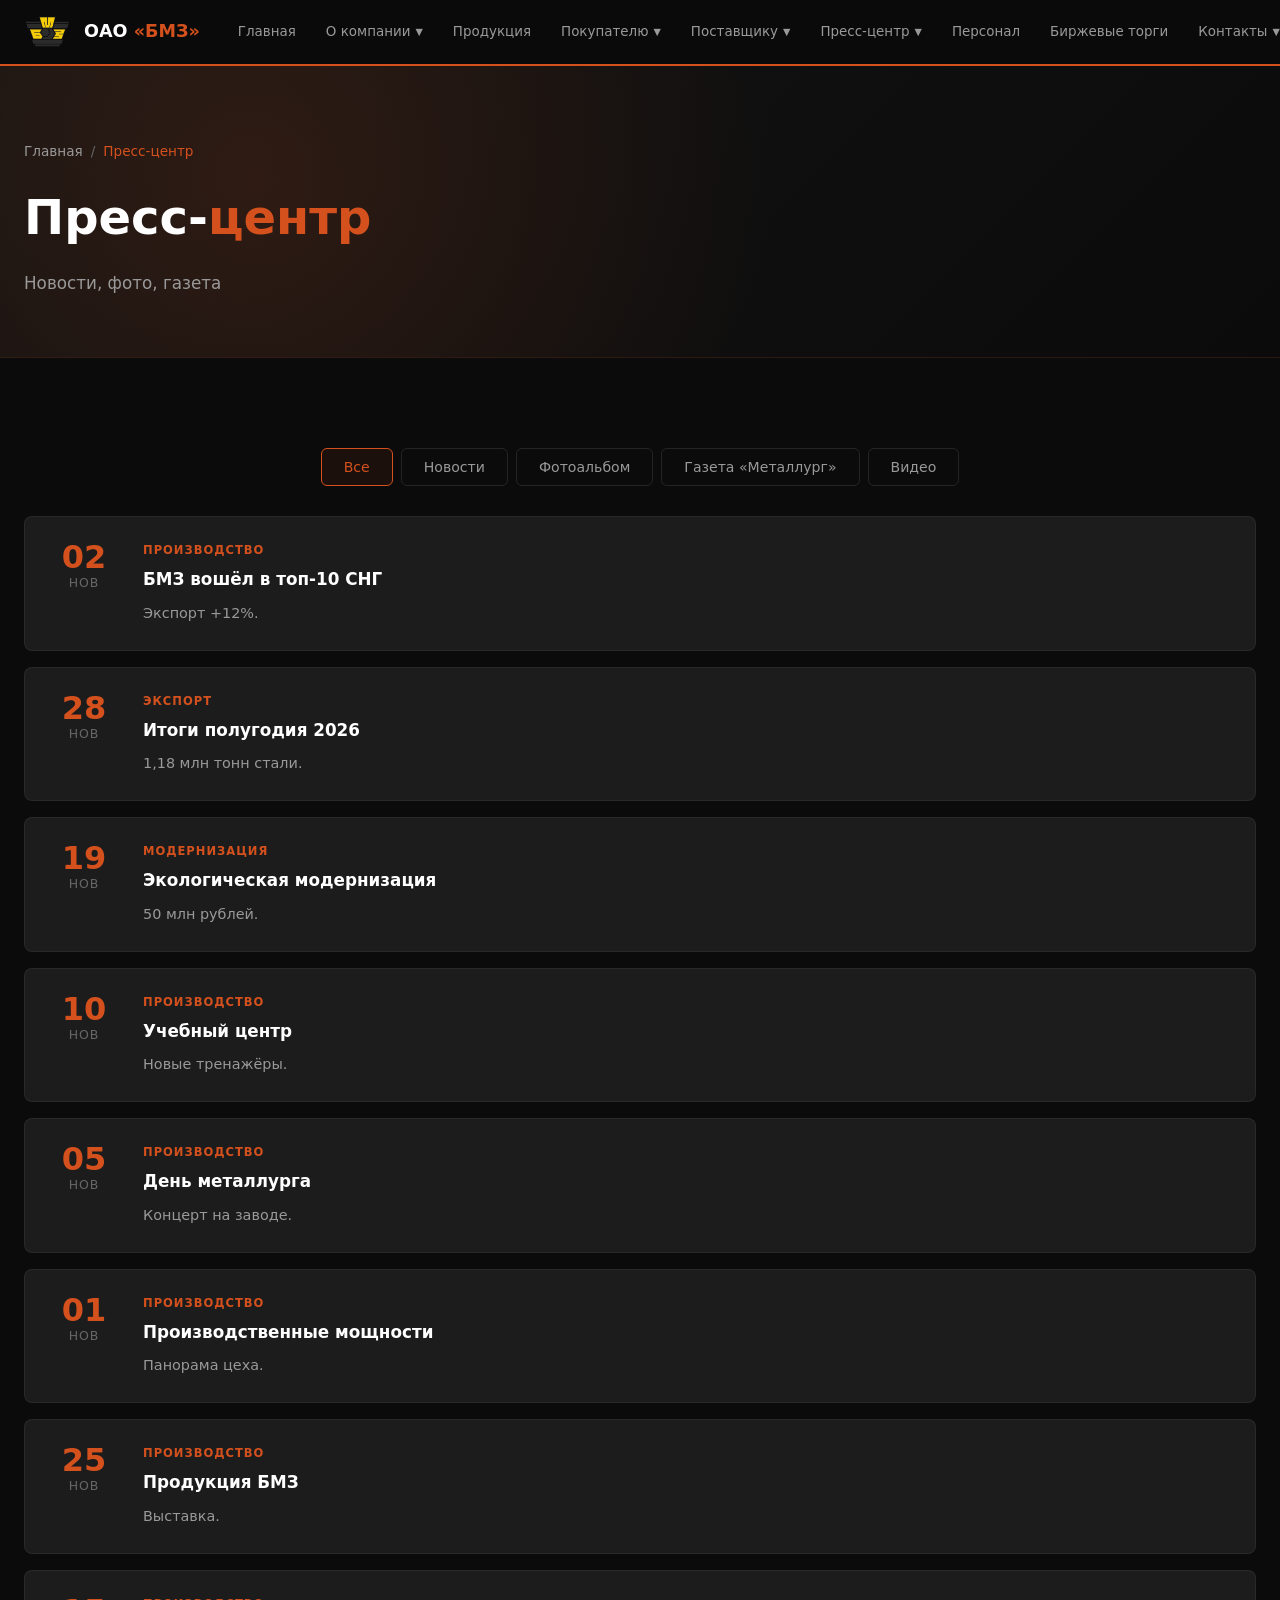
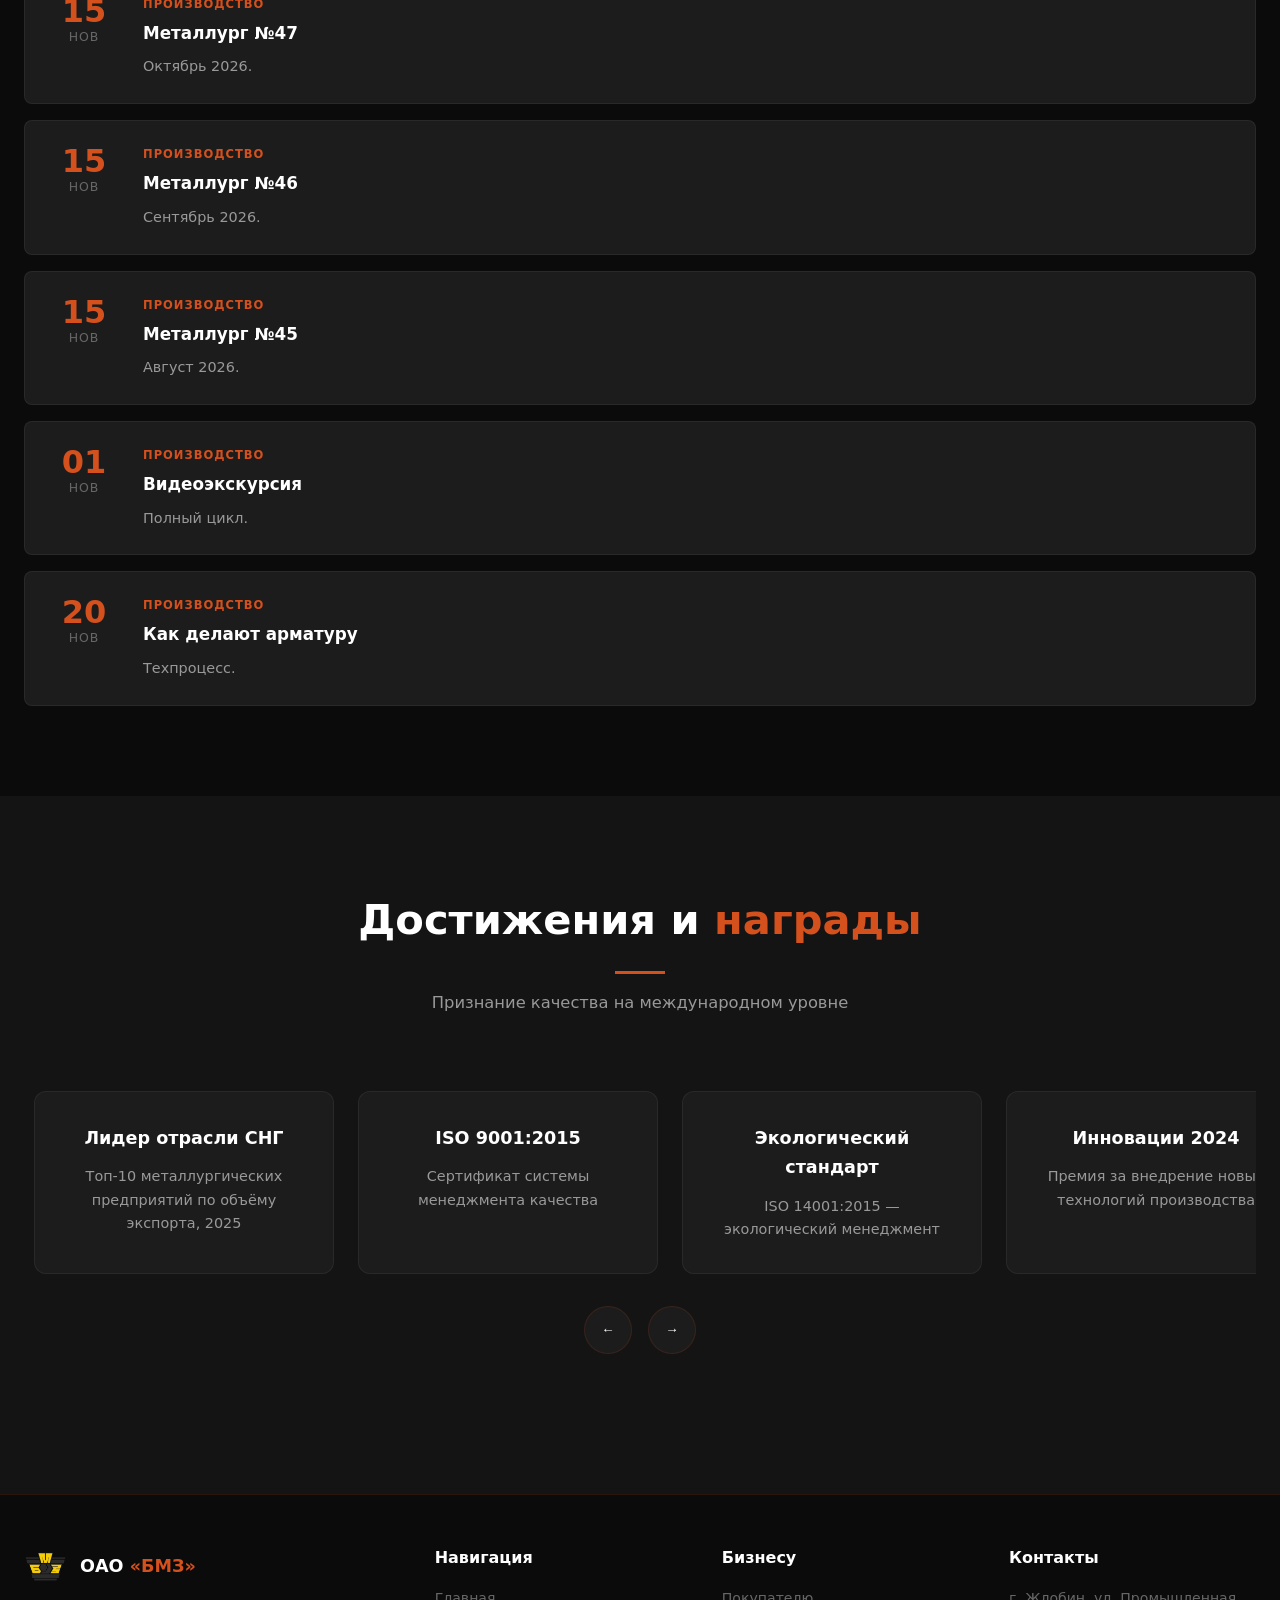
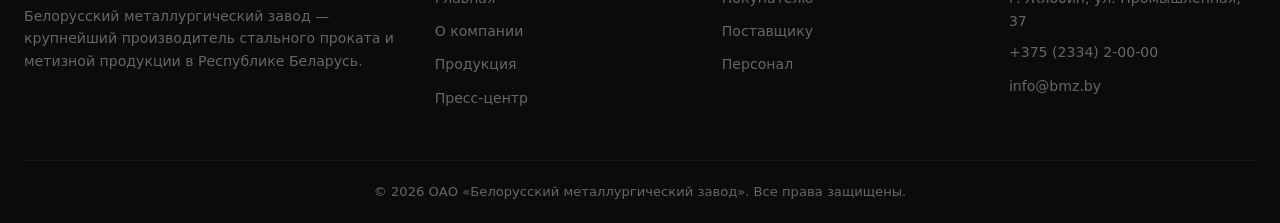
<file: news.html>
<!DOCTYPE html>
<html lang="ru">
<head>
<meta charset="UTF-8">
<meta name="viewport" content="width=device-width, initial-scale=1.0">
<title>Пресс-центр — ОАО «БМЗ»</title>
<link rel="icon" type="image/png" href="images/bmz-logo.png">
<link rel="shortcut icon" href="images/bmz-logo.png">
<link rel="stylesheet" href="css/main.css">
<link rel="stylesheet" href="css/responsive.css">
</head>
<body data-page="news">

<div class="scroll-progress" id="scrollProgress"></div>
<div class="preloader"><div class="preloader-spinner"></div></div>

<header class="hdr" id="hdr"></header>

<main id="app"></main>

<div class="news-modal" id="newsModal" onclick="if(event.target===this)closeNewsModal()">
<div class="news-modal-content">
<button class="news-modal-close" onclick="closeNewsModal()">✕</button>
<div class="news-modal-img" id="newsModalImg"></div>
<div class="news-modal-body">
<div class="news-modal-cat" id="newsModalCat"></div>
<div class="news-modal-date" id="newsModalDate"></div>
<h2 id="newsModalTitle"></h2>
<div class="text" id="newsModalText"></div>
</div>
</div>
</div>

<button class="back-top" id="backTop" onclick="scrollToTop()">
<svg viewBox="0 0 24 24" fill="none" stroke="currentColor" stroke-width="2.5"><path d="M18 15l-6-6-6 6"/></svg>
</button>

<footer class="ftr" id="footer"></footer>

<script src="js/main.js"></script>
</body>
</html>
</file>
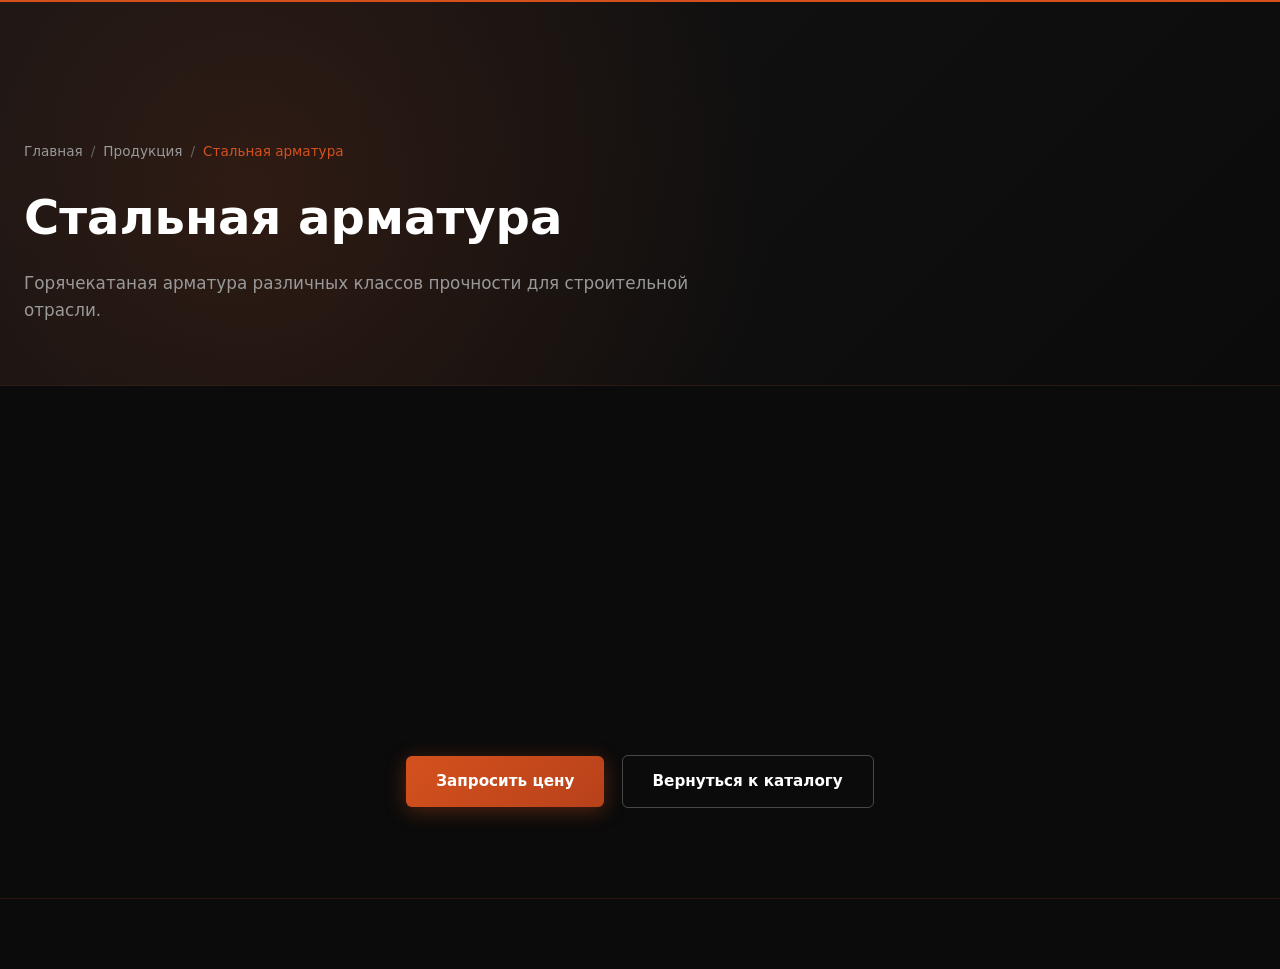
<file: product.html>
<!DOCTYPE html>
<html lang="ru">
<head>
<meta charset="UTF-8">
<meta name="viewport" content="width=device-width, initial-scale=1.0">
<title>Карточка продукции — ОАО «БМЗ»</title>
<link rel="stylesheet" href="css/main.css">
<link rel="stylesheet" href="css/responsive.css">
</head>
<body data-page="products">

<div class="preloader"><div class="preloader-spinner"></div></div>
<header class="hdr" id="hdr">
<div class="burger-menu" id="burgerMenu" onclick="toggleMobileMenu()">
    <span></span>
    <span></span>
    <span></span>
</div>
</header>

<div class="page-hero">
<div class="page-hero-inner">
<div class="breadcrumbs"><a href="index.html">Главная</a><span class="sep">/</span><a href="catalog.html">Продукция</a><span class="sep">/</span><span class="current" id="prodName">Продукт</span></div>
<h1 id="prodTitle">Название <span>продукта</span></h1>
<p id="prodDesc">Описание продукта</p>
</div>
</div>

<section class="sec">
<div class="container">
<div class="about-cols reveal">
<div>
<h3>Технические характеристики</h3>
<div id="prodSpecs"></div>
</div>
<div>
<h3>Применение</h3>
<p id="prodUsage">Информация о применении продукта.</p>
<h3 style="margin-top:24px">Стандарты</h3>
<p id="prodStandards">ГОСТ, ISO, EN</p>
</div>
</div>
<div style="text-align:center;margin-top:40px">
<a class="btn btn-p" href="contacts.html">Запросить цену</a>
<a class="btn btn-o" href="catalog.html" style="margin-left:12px">Вернуться к каталогу</a>
</div>
</div>
</section>

<div class="news-modal" id="newsModal" onclick="if(event.target===this)closeNewsModal()">
<div class="news-modal-content"><button class="news-modal-close" onclick="closeNewsModal()">✕</button><div class="news-modal-img" id="newsModalImg"></div><div class="news-modal-body"><div class="news-modal-cat" id="newsModalCat"></div><div class="news-modal-date" id="newsModalDate"></div><h2 id="newsModalTitle"></h2><div class="text" id="newsModalText"></div></div></div>
</div>

<button class="back-top" id="backTop" onclick="scrollToTop()"><svg viewBox="0 0 24 24" fill="none" stroke="currentColor" stroke-width="2.5"><path d="M18 15l-6-6-6 6"/></svg></button>

<footer class="ftr" id="footer"></footer>
<script src="js/main.js"></script>
<script>
// Product data
const products = {
1:{name:'Стальная арматура', desc:'Горячекатаная арматура различных классов прочности для строительной отрасли.', specs:['Диаметр: 6–40 мм','Классы: А-I, А-III, А-V','Сталь: 25Г2С, 35ГС','Длина: 6–12 м'], usage:'Используется в армировании железобетонных конструкций в строительстве, мостостроении, инфраструктурных проектах.', standards:'ГОСТ 34028-2016, ISO 6935-2'},
2:{name:'Катанка и проволока', desc:'Проволока строительная, пружинная, сварочная.', specs:['Диаметр: 5,5–12 мм (катанка)','Диаметр: 0,5–6 мм (проволока)','Марки: 08кп, 65Г, 70'], usage:'Строительство, машиностроение, производство канатов и сеток.', standards:'ГОСТ 30136-94, ГОСТ 792-67'},
3:{name:'Метизная продукция', desc:'Канаты, сетки, гвозди промышленного назначения.', specs:['Канаты: диаметр 3–60 мм','Сетки: ячейка 10–100 мм','Гвозди: 20–150 мм'], usage:'Строительство, горнодобывающая промышленность, сельское хозяйство.', standards:'ГОСТ 3062-80, ГОСТ 2715-75'},
4:{name:'Сортовой прокат', desc:'Круг, квадрат, шестигранник для машиностроения.', specs:['Круг: Ø 12–250 мм','Квадрат: 14–150 мм','Шестигранник: 17–75 мм'], usage:'Машиностроение, автомобилестроение, производство инструментов.', standards:'ГОСТ 2590-2006, ГОСТ 2591-2006'},
5:{name:'Крепёжные изделия', desc:'Болты, гайки, шпильки для строительства.', specs:['Болты: М6–М48','Гайки: М6–М48','Класс прочности: 4.6–10.9'], usage:'Строительство, машиностроение, металлоконструкции.', standards:'ГОСТ 7798-70, ГОСТ 5927-70'},
6:{name:'Фасонный прокат', desc:'Уголок, швеллер, спецпрофили.', specs:['Уголок: 20–200 мм','Швеллер: 5–40','Профили по ТУ'], usage:'Строительство, машиностроение, производство конструкций.', standards:'ГОСТ 8509-93, ГОСТ 8240-97'}
};

document.addEventListener('DOMContentLoaded', () => {
const params = new URLSearchParams(window.location.search);
const id = params.get('id') || '1';
const p = products[id] || products[1];
document.getElementById('prodName').textContent = p.name;
document.getElementById('prodTitle').innerHTML = p.name;
document.getElementById('prodDesc').textContent = p.desc;
document.getElementById('prodSpecs').innerHTML = '<ul style="list-style:none">'+p.specs.map(s=>'<li style="padding:8px 0 8px 18px;color:var(--tx2);position:relative;border-bottom:1px solid var(--brd2)"><span style="position:absolute;left:0;color:var(--pr)">—</span>'+s+'</li>').join('')+'</ul>';
document.getElementById('prodUsage').textContent = p.usage;
document.getElementById('prodStandards').textContent = p.standards;
});
</script>
<script src="js/search.js"></script>
</body>
</html>
</file>
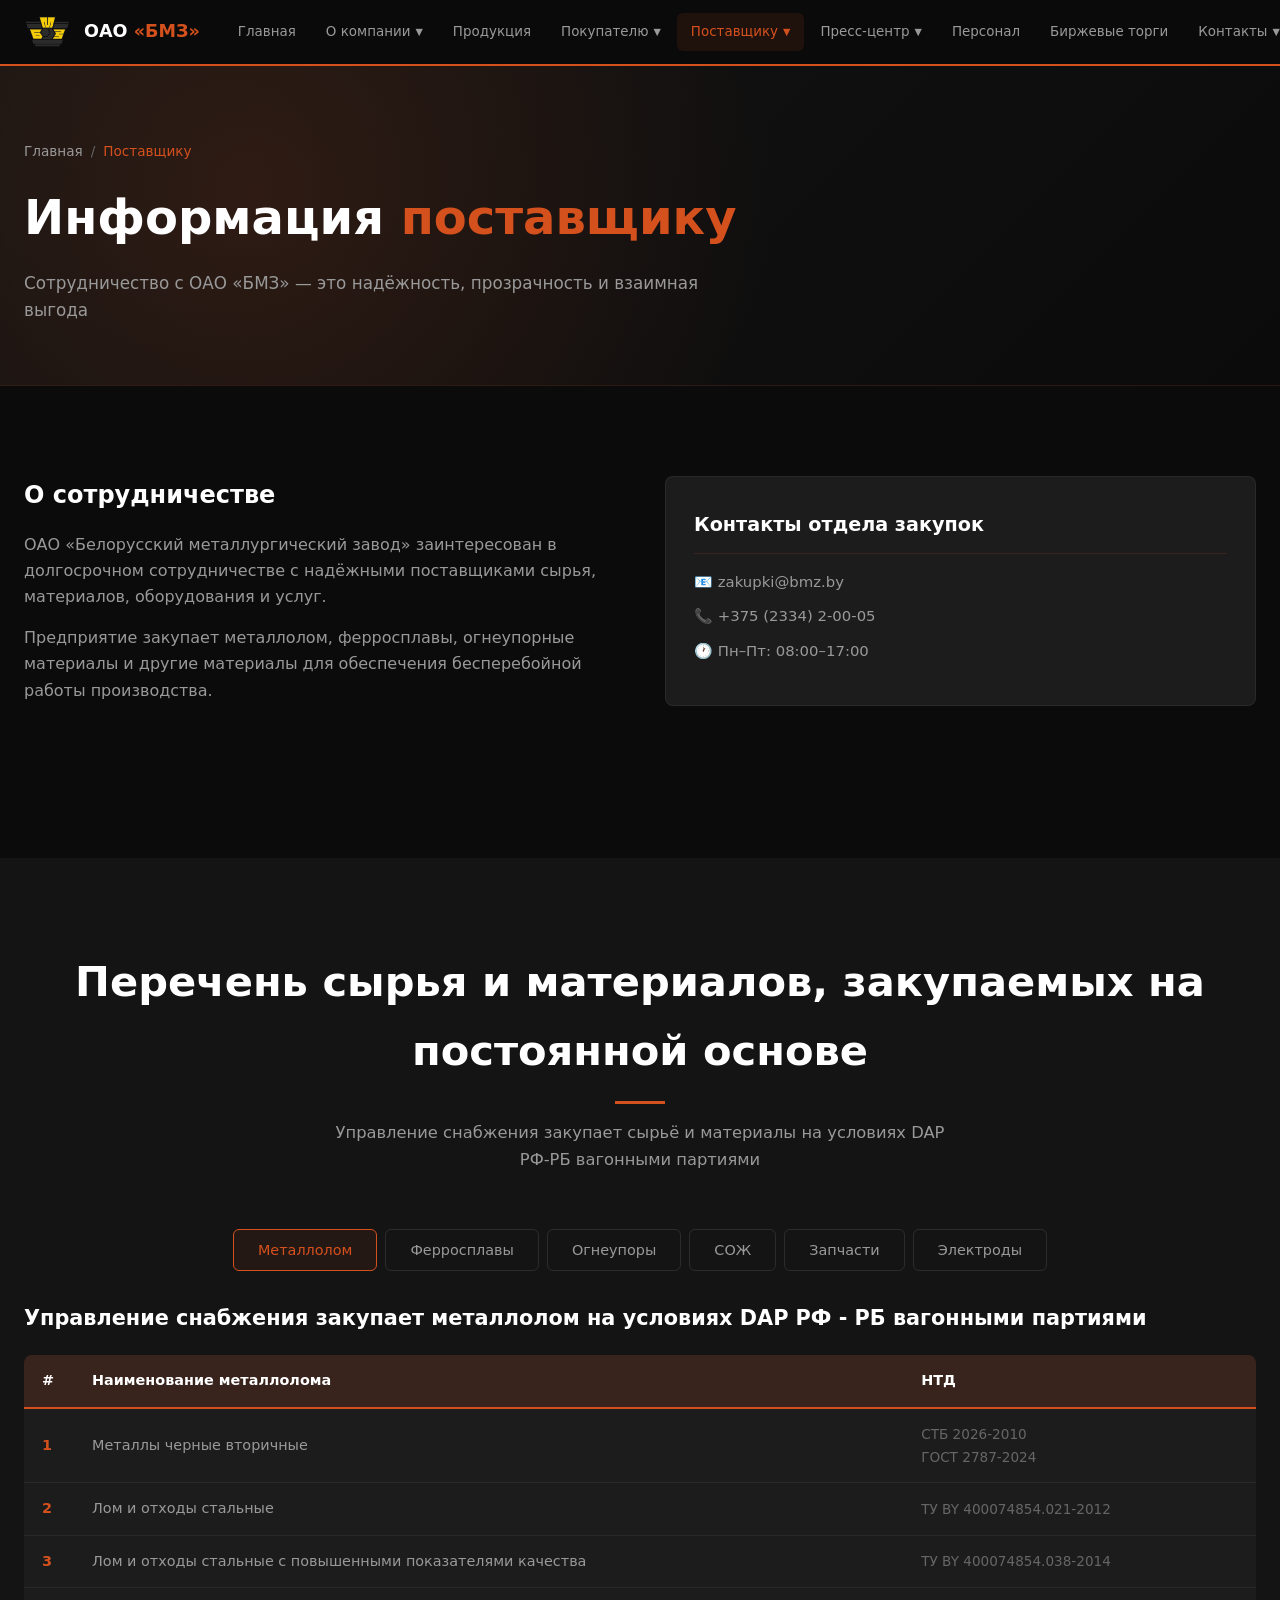
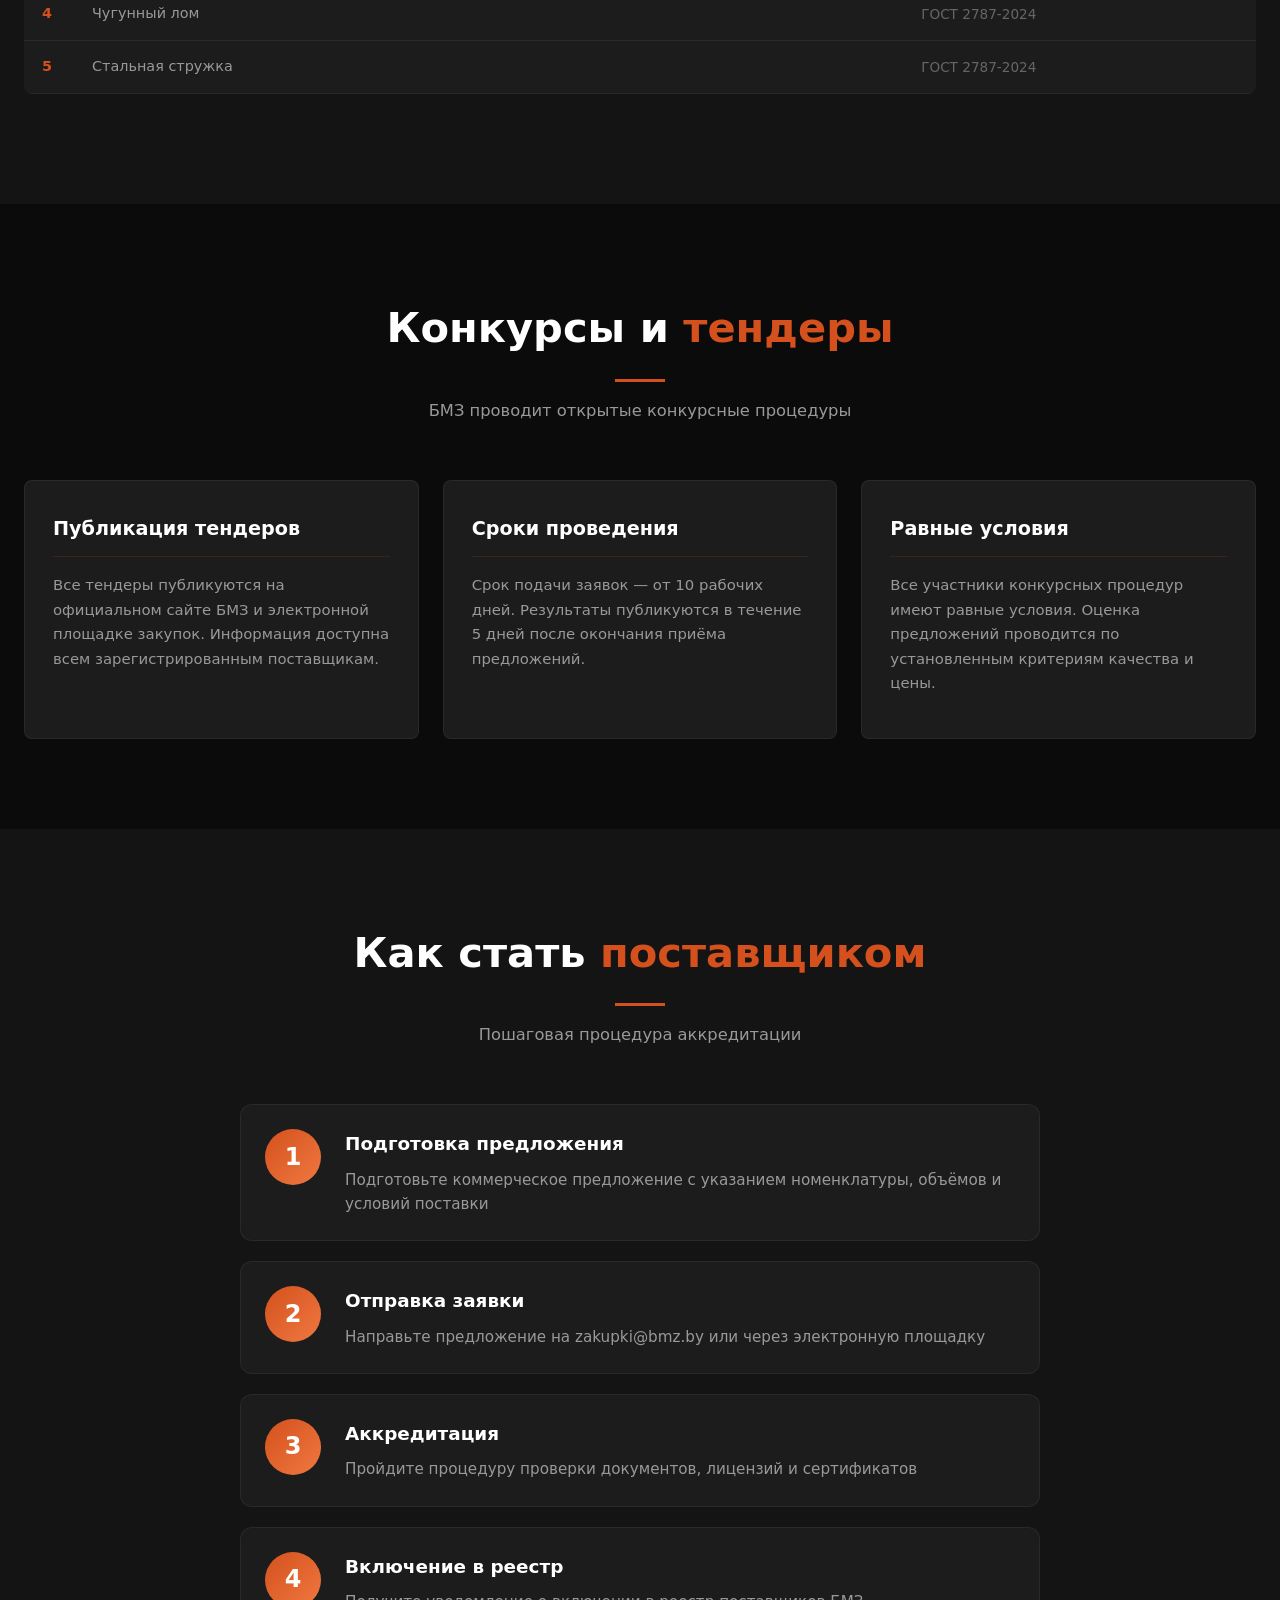
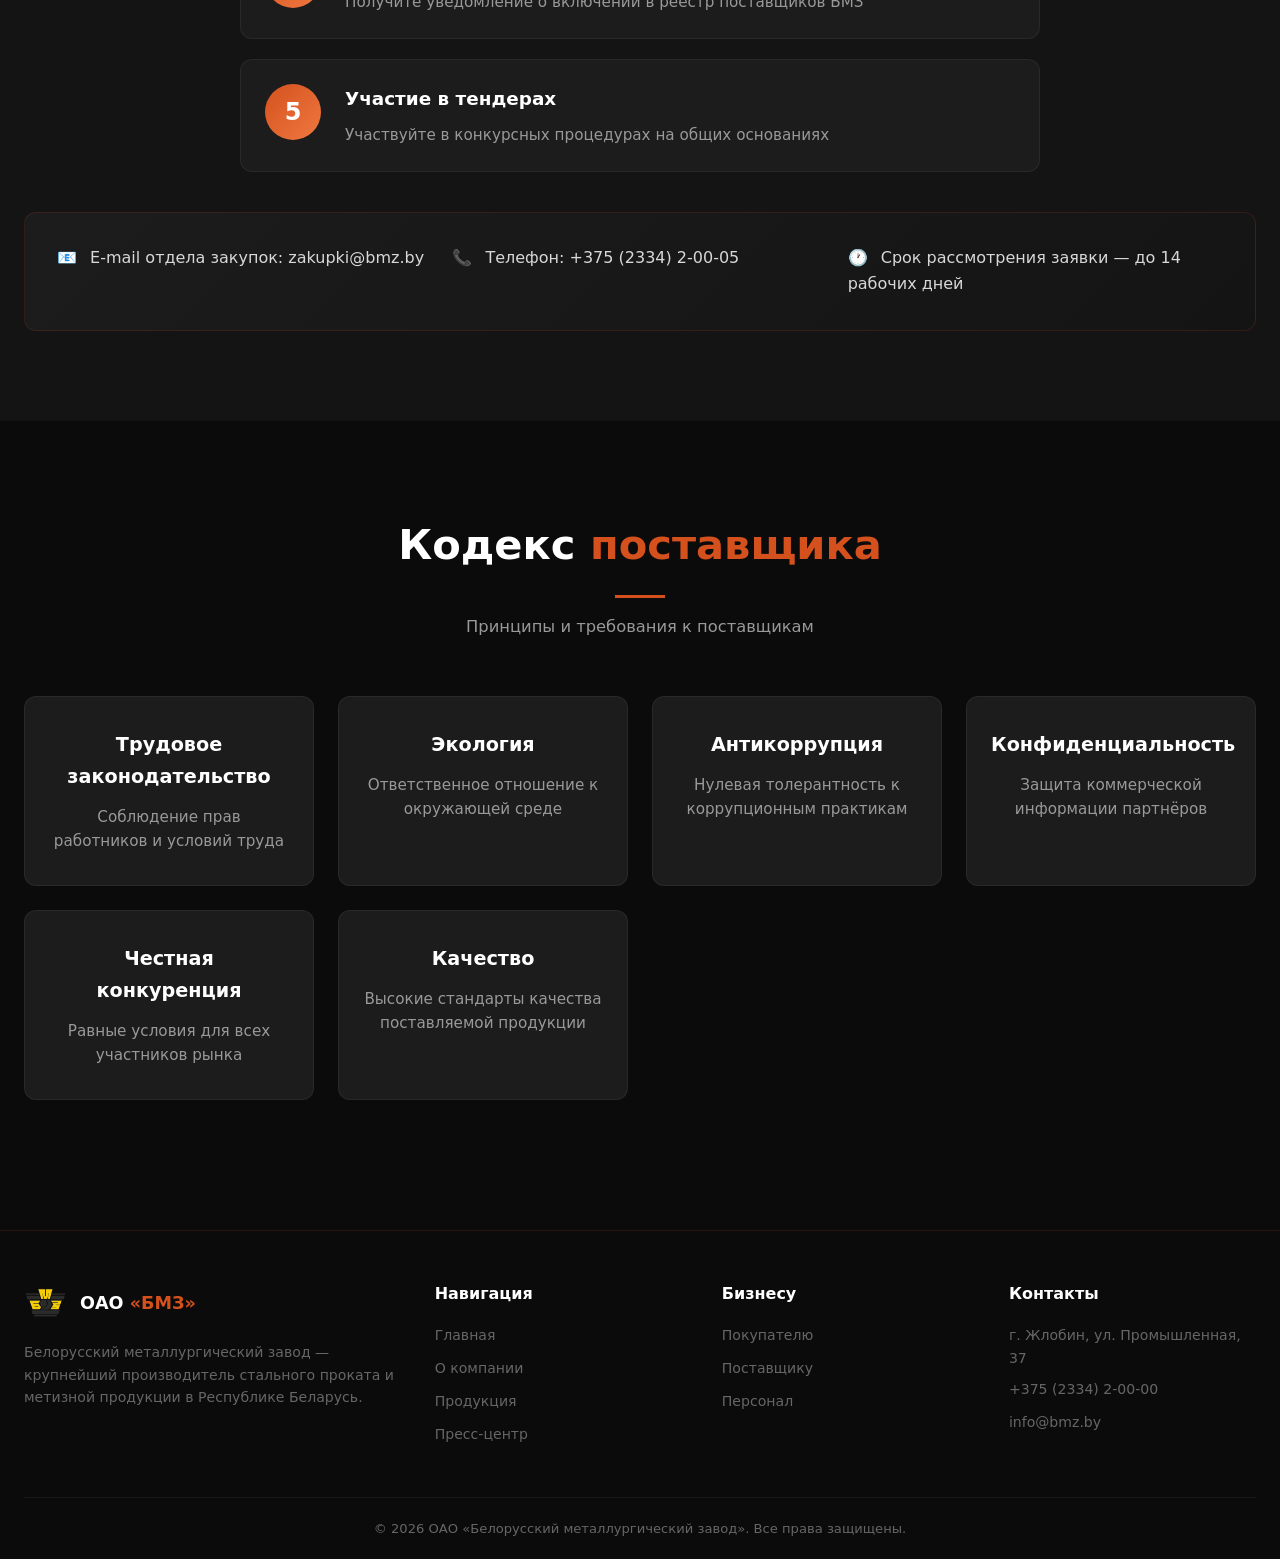
<file: suppliers.html>
<!DOCTYPE html>
<html lang="ru">
<head>
<meta charset="UTF-8">
<meta name="viewport" content="width=device-width, initial-scale=1.0">
<title>Поставщику — ОАО «БМЗ»</title>
<link rel="icon" type="image/png" href="images/bmz-logo.png">
<link rel="shortcut icon" href="images/bmz-logo.png">
<link rel="stylesheet" href="css/main.css">
<link rel="stylesheet" href="css/responsive.css">
</head>
<body data-page="suppliers">

<div class="scroll-progress" id="scrollProgress"></div>
<div class="preloader"><div class="preloader-spinner"></div></div>

<header class="hdr" id="hdr"></header>

<main id="app"></main>

<!-- МОДАЛЬНОЕ ОКНО НОВОСТЕЙ -->
<div class="news-modal" id="newsModal" onclick="if(event.target===this)closeNewsModal()">
<div class="news-modal-content">
<button class="news-modal-close" onclick="closeNewsModal()">✕</button>
<div class="news-modal-img" id="newsModalImg"></div>
<div class="news-modal-body">
<div class="news-modal-cat" id="newsModalCat"></div>
<div class="news-modal-date" id="newsModalDate"></div>
<h2 id="newsModalTitle"></h2>
<div class="text" id="newsModalText"></div>
</div>
</div>
</div>

<!-- КНОПКА НАВЕРХ -->
<button class="back-top" id="backTop" onclick="scrollToTop()">
<svg viewBox="0 0 24 24" fill="none" stroke="currentColor" stroke-width="2.5"><path d="M18 15l-6-6-6 6"/></svg>
</button>

<!-- ФУТЕР -->
<footer class="ftr" id="footer"></footer>

<script src="js/main.js"></script>
</body>
</html>
</file>
<file: css/main.css>
*{margin:0;padding:0;box-sizing:border-box}
:root{
--pr:#d4511e;--pr-d:#b8411a;--pr-l:#f07840;--yl:#f5c518;
--bg:#0b0b0b;--bg2:#141414;--bg3:#1c1c1c;--bg4:#252525;--bg5:#2e2e2e;
--tx:#d8d8d8;--tx2:#999;--tx3:#666;--tx4:#444;
--wh:#fff;--brd:rgba(212,81,30,.15);--brd2:rgba(255,255,255,.06);
--rad:6px;--rad2:10px;--max:1360px;
--shadow:0 12px 40px rgba(0,0,0,.5);--shadow-sm:0 4px 12px rgba(0,0,0,.3);
}
html{scroll-behavior:smooth}
body{font-family:'Segoe UI',system-ui,-apple-system,sans-serif;background:var(--bg);color:var(--tx);line-height:1.65;overflow-x:hidden}
a{color:inherit;text-decoration:none}
img{max-width:100%;display:block}
ul{list-style:none}
.container{max-width:var(--max);margin:0 auto;padding:0 24px}

/* PRELOADER */
.preloader{position:fixed;inset:0;background:var(--bg);z-index:9999;display:flex;align-items:center;justify-content:center;transition:opacity .5s,visibility .5s}
.preloader.hidden{opacity:0;visibility:hidden}
.preloader-spinner{width:50px;height:50px;border:3px solid var(--brd);border-top-color:var(--pr);border-radius:50%;animation:spin 1s linear infinite}
@keyframes spin{to{transform:rotate(360deg)}}

/* HEADER */
.hdr{position:fixed;top:0;left:0;right:0;z-index:1000;background:rgba(11,11,11,.98);border-bottom:2px solid var(--pr);backdrop-filter:blur(10px)}
.hdr-in{display:flex;align-items:center;justify-content:space-between;height:64px;max-width:var(--max);margin:0 auto;padding:0 24px;gap:16px}
.logo{display:flex;align-items:center;gap:12px;font-weight:700;font-size:1.15rem;color:var(--wh);cursor:pointer;flex-shrink:0}
.logo-svg{width:48px;height:48px;object-fit:contain}
.logo-text{font-weight:700;font-size:1.1rem;color:var(--wh)}
.logo-text em{font-style:normal;color:var(--pr)}

/* NAV */
.nav-bar{flex:1;display:flex;align-items:center;gap:2px;padding:0 8px;position:relative}
.nav-item{position:relative}
.nav-link{padding:8px 14px;font-size:.84rem;font-weight:500;color:var(--tx2);border-radius:var(--rad);transition:all .2s;white-space:nowrap;display:flex;align-items:center;gap:5px;cursor:pointer}
.nav-link:hover,.nav-link.active{color:var(--wh);background:rgba(255,255,255,.05)}
.nav-link.active{color:var(--pr);background:rgba(212,81,30,.1)}
.nav-link .arrow{font-size:.6rem;transition:transform .2s}
.nav-item:hover .arrow{transform:rotate(180deg)}
.nav-dropdown{position:absolute;top:calc(100% + 8px);left:0;min-width:280px;background:var(--bg3);border:1px solid var(--brd);border-radius:8px;box-shadow:var(--shadow);opacity:0;visibility:hidden;transform:translateY(-8px);transition:all .2s;z-index:100;overflow:hidden}
.nav-item:hover .nav-dropdown{opacity:1;visibility:visible;transform:translateY(0)}
.nav-dropdown a{display:block;padding:12px 18px;color:var(--tx);font-size:.88rem;border-bottom:1px solid var(--brd2);transition:all .15s}
.nav-dropdown a:hover{background:rgba(212,81,30,.1);color:var(--pr);padding-left:22px}
.nav-dropdown a:last-child{border-bottom:none}

/* BURGER MENU */
.burger-menu{display:none;flex-direction:column;gap:5px;cursor:pointer;padding:8px;z-index:1001}
.burger-menu span{width:24px;height:2px;background:var(--wh);transition:.3s}
.burger-menu.active span:nth-child(1){transform:rotate(45deg) translate(5px,5px)}
.burger-menu.active span:nth-child(2){opacity:0}
.burger-menu.active span:nth-child(3){transform:rotate(-45deg) translate(5px,-5px)}

/* HEADER ACTIONS */
.hdr-acts{display:flex;align-items:center;gap:6px;flex-shrink:0}
.hdr-btn{height:36px;border:1px solid rgba(255,255,255,.1);background:transparent;border-radius:var(--rad);color:var(--tx2);cursor:pointer;display:flex;align-items:center;justify-content:center;transition:all .2s;font-family:inherit}
.hdr-btn:hover{border-color:var(--pr);color:var(--pr)}
.hdr-btn svg{width:16px;height:16px}
.search-btn{width:36px;padding:0}
.lang-sw{font-size:.78rem;font-weight:700;letter-spacing:.5px;padding:0 14px;gap:4px}
.lang-sw .cur{color:var(--wh)}.lang-sw .alt{color:var(--tx3)}

/* SEARCH */
.search-dropdown{position:absolute;top:calc(100% + 8px);right:0;width:360px;max-width:90vw;background:var(--bg3);border:1px solid var(--brd);border-radius:8px;box-shadow:var(--shadow);display:none;z-index:1001;overflow:hidden}
.search-dropdown.open{display:block}
.search-dropdown-header{padding:14px 18px 10px;font-size:.72rem;color:var(--tx3);text-transform:uppercase;letter-spacing:1.5px;font-weight:600;border-bottom:1px solid var(--brd2)}
.search-inline-wrap{padding:0 14px 12px;display:flex}
.search-inline-wrap input{flex:1;height:36px;padding:0 14px;background:var(--bg);border:1px solid rgba(255,255,255,.1);border-right:none;border-radius:var(--rad) 0 0 var(--rad);color:var(--wh);font-size:.88rem;outline:none;font-family:inherit}
.search-inline-wrap input::placeholder{color:var(--tx3)}
.search-inline-wrap input:focus{border-color:var(--pr)}
.search-inline-wrap button{height:36px;width:36px;background:var(--pr);border:1px solid var(--pr);border-radius:0 var(--rad) var(--rad) 0;color:var(--wh);cursor:pointer;display:flex;align-items:center;justify-content:center;flex-shrink:0}
.search-results{max-height:320px;overflow-y:auto}
.search-results a{display:block;padding:12px 18px;color:var(--tx);transition:background .15s;border-bottom:1px solid var(--brd2)}
.search-results a:hover{background:rgba(212,81,30,.08);color:var(--pr)}
.search-results .sr-page{font-size:.7rem;color:var(--tx3);text-transform:uppercase;letter-spacing:1px;margin-bottom:2px}
.search-results .sr-title{font-weight:600;color:var(--wh);font-size:.9rem}
.search-empty{padding:28px 18px;color:var(--tx3);text-align:center}
.search-wrap{position:relative}

/* HERO */
.hero{position:relative;min-height:100vh;display:flex;align-items:center;overflow:hidden}
.hero-bg{position:absolute;inset:0;background:url('../images/bmz.png') center/cover no-repeat;filter:brightness(.5) contrast(1.1) saturate(1.05);transform:scale(1.05);animation:heroZoom 25s ease-in-out infinite alternate}
@keyframes heroZoom{from{transform:scale(1.05)}to{transform:scale(1.12)}}
.hero-ov{position:absolute;inset:0;background:linear-gradient(135deg,rgba(11,11,11,.85) 0%,rgba(11,11,11,.5) 45%,rgba(11,11,11,.75) 100%)}
.hero-ov::after{content:'';position:absolute;inset:0;background:linear-gradient(to top,var(--bg) 0%,transparent 30%)}
.hero-c{position:relative;z-index:2;max-width:var(--max);margin:0 auto;padding:130px 24px 80px;width:100%}
.hero-tag{display:inline-block;padding:6px 16px;border:1px solid var(--pr);border-radius:3px;color:var(--pr-l);font-size:.78rem;letter-spacing:2px;text-transform:uppercase;font-weight:600;margin-bottom:28px}
.hero h1{font-size:clamp(2.2rem,5.5vw,4.2rem);font-weight:800;color:var(--wh);line-height:1.08;margin-bottom:22px}
.hero h1 span{background:linear-gradient(90deg,var(--pr),var(--pr-l));-webkit-background-clip:text;-webkit-text-fill-color:transparent;background-clip:text}
.hero-desc{font-size:1.1rem;color:var(--tx2);max-width:620px;margin-bottom:36px}
.hero-btns{display:flex;gap:14px;flex-wrap:wrap}
.scroll-hint{position:absolute;bottom:30px;left:50%;transform:translateX(-50%);z-index:3;color:rgba(255,255,255,.35);font-size:.72rem;letter-spacing:2px;text-transform:uppercase;display:flex;flex-direction:column;align-items:center;gap:8px}
.scroll-hint::after{content:'';width:1px;height:35px;background:linear-gradient(to bottom,var(--pr),transparent);animation:scrollP 2s ease-in-out infinite}
@keyframes scrollP{0%,100%{opacity:.3;transform:scaleY(.5)}50%{opacity:1;transform:scaleY(1)}}

/* PAGE HERO */
.page-hero{position:relative;padding:140px 0 60px;background:linear-gradient(135deg,var(--bg2),var(--bg));border-bottom:1px solid var(--brd)}
.page-hero::before{content:'';position:absolute;inset:0;background:radial-gradient(circle at 20% 50%,rgba(212,81,30,.15),transparent 50%)}
.page-hero-inner{position:relative;z-index:1;max-width:var(--max);margin:0 auto;padding:0 24px}
.breadcrumbs{display:flex;align-items:center;gap:8px;font-size:.85rem;color:var(--tx3);margin-bottom:16px;flex-wrap:wrap}
.breadcrumbs a{color:var(--tx2);transition:color .2s}
.breadcrumbs a:hover{color:var(--pr)}
.breadcrumbs .sep{color:var(--tx3)}
.breadcrumbs .current{color:var(--pr)}
.page-hero h1{font-size:clamp(1.8rem,4vw,3rem);font-weight:800;color:var(--wh);margin-bottom:12px}
.page-hero h1 span{color:var(--pr)}
.page-hero p{color:var(--tx2);font-size:1.05rem;max-width:720px}

/* BUTTONS */
.btn{display:inline-flex;align-items:center;gap:8px;padding:13px 30px;border-radius:var(--rad);font-weight:600;font-size:.95rem;cursor:pointer;transition:all .25s;border:none}
.btn-p{background:linear-gradient(135deg,var(--pr),var(--pr-d));color:var(--wh);box-shadow:0 4px 20px rgba(212,81,30,.35)}
.btn-p:hover{transform:translateY(-2px);box-shadow:0 8px 28px rgba(212,81,30,.5)}
.btn-o{background:transparent;color:var(--wh);border:1.5px solid rgba(255,255,255,.25)}
.btn-o:hover{border-color:var(--pr);color:var(--pr)}
.btn-sm{padding:10px 22px;font-size:.88rem}
.btn-yl{background:var(--yl);color:#1a1a1a}
.btn-yl:hover{background:#ffe033;transform:translateY(-2px)}

/* SECTIONS */
.sec{padding:90px 0}.sec-alt{background:var(--bg2)}
.sec-title{text-align:center;margin-bottom:55px}
.sec-title h2{font-size:clamp(1.8rem,3.5vw,2.6rem);font-weight:700;color:var(--wh);margin-bottom:12px}
.sec-title h2 span{color:var(--pr)}
.sec-title .line{width:50px;height:3px;background:var(--pr);margin:16px auto}
.sec-title p{color:var(--tx2);max-width:640px;margin:0 auto;font-size:1.02rem}

/* STATS */
.stats{display:grid;grid-template-columns:repeat(4,1fr);border:1px solid var(--brd);border-radius:8px;overflow:hidden;background:var(--bg3)}
.stat{padding:36px 24px;text-align:center;border-right:1px solid var(--brd)}
.stat:last-child{border-right:none}
.stat-n{font-size:2.6rem;font-weight:800;color:var(--pr);margin-bottom:6px}
.stat-l{font-size:.82rem;color:var(--tx3);text-transform:uppercase;letter-spacing:1.5px}

/* LIVE COUNTER */
.live-counter{background:linear-gradient(135deg,var(--bg3),var(--bg2));border:1px solid var(--brd);border-radius:12px;padding:40px;position:relative;overflow:hidden}
.live-counter::before{content:'';position:absolute;top:0;left:0;right:0;height:3px;background:linear-gradient(90deg,transparent,var(--pr),var(--yl),var(--pr),transparent);animation:liveLine 3s linear infinite}
@keyframes liveLine{0%{transform:translateX(-100%)}100%{transform:translateX(100%)}}
.counter-header{display:flex;align-items:center;gap:10px;margin-bottom:30px;color:var(--tx2);font-size:.9rem;text-transform:uppercase;letter-spacing:1.5px}
.live-dot{width:10px;height:10px;background:#22c55e;border-radius:50%;animation:pulse 2s ease-in-out infinite}
@keyframes pulse{0%,100%{box-shadow:0 0 0 0 rgba(34,197,94,0.7)}50%{box-shadow:0 0 0 10px rgba(34,197,94,0)}}
.counter-grid{display:grid;grid-template-columns:repeat(auto-fit,minmax(200px,1fr));gap:30px}
.counter-item{text-align:center}
.counter-value{font-size:3rem;font-weight:800;color:var(--pr);letter-spacing:-1px;font-variant-numeric:tabular-nums}
.counter-label{color:var(--tx3);font-size:.85rem;margin-top:8px}

/* NEWS */
.news-grid{display:grid;grid-template-columns:repeat(3,1fr);gap:24px}
.news-card{background:var(--bg3);border:1px solid var(--brd2);border-radius:8px;overflow:hidden;transition:all .3s;cursor:pointer;position:relative}
.news-card:hover{border-color:var(--pr);transform:translateY(-4px);box-shadow:var(--shadow-sm)}
.news-img{height:200px;position:relative;overflow:hidden}
.news-date{position:absolute;bottom:12px;left:12px;background:var(--pr);color:var(--wh);padding:4px 12px;border-radius:3px;font-size:.78rem;font-weight:600}
.news-body{padding:22px}
.news-cat{font-size:.72rem;color:var(--pr);text-transform:uppercase;letter-spacing:1.5px;font-weight:600;margin-bottom:10px}
.news-body h3{font-size:1.1rem;color:var(--wh);margin-bottom:10px}
.news-body p{font-size:.9rem;color:var(--tx2)}
.news-read{display:inline-flex;align-items:center;gap:6px;margin-top:14px;color:var(--pr);font-size:.88rem;font-weight:600}

/* NEWS MODAL */
.news-modal{position:fixed;inset:0;z-index:2000;background:rgba(0,0,0,.85);backdrop-filter:blur(8px);display:none;align-items:center;justify-content:center;padding:20px;overflow-y:auto}
.news-modal.open{display:flex}
.news-modal-content{background:var(--bg3);border:1px solid var(--brd);border-radius:10px;max-width:720px;width:100%;max-height:90vh;overflow-y:auto;position:relative;animation:modalIn .3s}
@keyframes modalIn{from{opacity:0;transform:translateY(20px)}to{opacity:1;transform:translateY(0)}}
.news-modal-close{position:absolute;top:16px;right:16px;width:36px;height:36px;background:rgba(0,0,0,.5);border:1px solid rgba(255,255,255,.1);border-radius:50%;color:var(--wh);cursor:pointer;display:flex;align-items:center;justify-content:center;font-size:1.2rem;z-index:2}
.news-modal-close:hover{background:var(--pr)}
.news-modal-img{width:100%;height:280px;border-radius:10px 10px 0 0}
.news-modal-body{padding:32px}
.news-modal-cat{font-size:.75rem;color:var(--pr);text-transform:uppercase;letter-spacing:2px;font-weight:600;margin-bottom:12px}
.news-modal-date{font-size:.85rem;color:var(--tx3);margin-bottom:16px}
.news-modal-body h2{font-size:1.6rem;color:var(--wh);margin-bottom:20px}
.news-modal-body .text{color:var(--tx);font-size:1rem;line-height:1.8}
.news-modal-body .text p{margin-bottom:14px}

/* ABOUT */
.about-hero{height:360px;background:linear-gradient(135deg,var(--bg3),var(--bg));border-radius:10px;display:flex;align-items:center;justify-content:center;position:relative;overflow:hidden;border:1px solid var(--brd);margin-bottom:50px}
.about-hero::before{content:'';position:absolute;inset:0;background:radial-gradient(circle at 30% 50%,rgba(212,81,30,.2),transparent 60%)}
.about-hero .big{font-size:8rem;font-weight:900;background:linear-gradient(135deg,var(--pr),var(--pr-l));-webkit-background-clip:text;-webkit-text-fill-color:transparent;background-clip:text;position:relative;z-index:1}
.about-hero .sub{position:relative;z-index:1;color:var(--wh);font-size:1.3rem;margin-top:10px;letter-spacing:2px;text-transform:uppercase}
.about-hero-inner{display:flex;flex-direction:column;align-items:center}
.about-cols{display:grid;grid-template-columns:1fr 1fr;gap:50px;margin-bottom:50px}
.about-cols h3{font-size:1.5rem;color:var(--wh);margin-bottom:16px}
.about-cols p{color:var(--tx2);margin-bottom:14px}
.feat-grid{display:grid;grid-template-columns:repeat(auto-fit,minmax(250px,1fr));gap:20px;margin-top:40px}
.feat{padding:28px 22px;background:var(--bg3);border-radius:var(--rad);border-left:3px solid var(--pr);transition:transform .3s}
.feat:hover{transform:translateX(5px)}
.feat h4{color:var(--wh);margin-bottom:8px}
.feat p{color:var(--tx2);font-size:.9rem;margin:0}
.feat-ico{width:36px;height:36px;color:var(--pr);margin-bottom:14px}
.feat-ico svg{width:100%;height:100%}

/* PRODUCTS */
.prod-grid{display:grid;grid-template-columns:repeat(auto-fit,minmax(280px,1fr));gap:24px}
.prod-card{background:var(--bg3);border:1px solid var(--brd2);border-radius:8px;overflow:hidden;transition:all .3s;position:relative}
.prod-card:hover{border-color:var(--pr);transform:translateY(-5px)}
.prod-img{height:180px;background:var(--bg4)}
.prod-img svg{width:100%;height:100%}
.prod-card-body{padding:24px}
.prod-card h3{font-size:1.2rem;color:var(--wh);margin-bottom:10px}
.prod-card p{color:var(--tx2);font-size:.92rem;margin-bottom:14px}
.prod-card ul li{padding:6px 0 6px 18px;color:var(--tx2);font-size:.88rem;border-bottom:1px solid var(--brd2);position:relative}
.prod-card ul li::before{content:'';position:absolute;left:0;top:14px;width:7px;height:2px;background:var(--pr)}

/* CATALOG FILTERS */
.catalog-filters{display:flex;gap:8px;margin-bottom:30px;flex-wrap:wrap;justify-content:center}
.catalog-filter{padding:10px 22px;border:1px solid rgba(255,255,255,.1);border-radius:var(--rad);color:var(--tx2);cursor:pointer;font-size:.88rem;transition:all .2s;background:transparent;font-family:inherit;font-weight:500}
.catalog-filter.active,.catalog-filter:hover{border-color:var(--pr);color:var(--pr);background:rgba(212,81,30,.08)}
.prod-card.hidden{display:none}
.prod-card.fade-in{animation:fadeIn .4s ease}
@keyframes fadeIn{from{opacity:0;transform:scale(.95)}to{opacity:1;transform:scale(1)}}

/* INFO BLOCKS */
.info-blocks{display:grid;grid-template-columns:repeat(auto-fit,minmax(320px,1fr));gap:24px}
.info-block{background:var(--bg3);border:1px solid var(--brd2);border-radius:8px;padding:32px 28px;transition:all .3s;position:relative}
.info-block:hover{border-color:var(--pr);transform:translateY(-3px)}
.info-block h3{color:var(--wh);font-size:1.2rem;margin-bottom:16px;padding-bottom:12px;border-bottom:1px solid var(--brd)}
.info-block p,.info-block li{color:var(--tx2);font-size:.93rem;margin-bottom:10px}
.info-block ul li{padding-left:16px;position:relative}
.info-block ul li::before{content:'—';position:absolute;left:0;color:var(--pr)}

/* PRESS */
.press-tabs{display:flex;gap:8px;margin-bottom:30px;flex-wrap:wrap;justify-content:center}
.press-tab{padding:10px 22px;border:1px solid rgba(255,255,255,.1);border-radius:var(--rad);color:var(--tx2);cursor:pointer;font-size:.88rem;transition:all .2s;background:transparent;font-family:inherit;font-weight:500}
.press-tab.active,.press-tab:hover{border-color:var(--pr);color:var(--pr);background:rgba(212,81,30,.08)}
.press-list{display:flex;flex-direction:column;gap:16px}
.press-item{display:flex;gap:24px;padding:24px;background:var(--bg3);border-radius:8px;border:1px solid var(--brd2);transition:all .3s;cursor:pointer}
.press-item:hover{border-color:var(--pr)}
.press-item-date{flex-shrink:0;width:70px;text-align:center}
.press-item-date .day{font-size:2rem;font-weight:800;color:var(--pr);line-height:1}
.press-item-date .mon{font-size:.78rem;color:var(--tx3);text-transform:uppercase;letter-spacing:1px}
.press-item h4{color:var(--wh);font-size:1.05rem;margin-bottom:8px}
.press-item p{color:var(--tx2);font-size:.9rem}
.press-item .item-type{font-size:.72rem;color:var(--pr);text-transform:uppercase;letter-spacing:1px;font-weight:600;margin-bottom:6px}

/* GALLERY */
.gallery-grid{display:grid;grid-template-columns:repeat(auto-fit,minmax(220px,1fr));gap:16px;margin-top:20px}
.gallery-item{height:200px;border-radius:8px;overflow:hidden;position:relative;cursor:pointer;border:1px solid var(--brd2);transition:all .3s}
.gallery-item:hover{transform:scale(1.03);border-color:var(--pr)}
.gallery-item-label{position:absolute;bottom:0;left:0;right:0;padding:10px 14px;background:linear-gradient(to top,rgba(0,0,0,.8),transparent);color:var(--wh);font-size:.85rem}

/* NEWSPAPER */
.newspaper-grid{display:grid;grid-template-columns:repeat(auto-fit,minmax(280px,1fr));gap:24px;margin-top:20px}
.newspaper-card{background:var(--bg3);border:1px solid var(--brd2);border-radius:8px;overflow:hidden;transition:all .3s;cursor:pointer}
.newspaper-card:hover{border-color:var(--pr);transform:translateY(-4px)}
.newspaper-cover{height:260px;display:flex;align-items:center;justify-content:center}
.newspaper-cover-text{color:var(--yl);font-size:1.4rem;font-weight:800;text-align:center;padding:20px}
.newspaper-cover-text small{display:block;color:var(--tx2);font-size:.75rem;font-weight:400;margin-top:8px;letter-spacing:2px;text-transform:uppercase}
.newspaper-body{padding:20px}
.newspaper-body h4{color:var(--wh);font-size:1.05rem;margin-bottom:8px}
.newspaper-body p{color:var(--tx2);font-size:.88rem}

/* CAREER */
.vac-grid{display:grid;grid-template-columns:repeat(auto-fit,minmax(320px,1fr));gap:20px}
.vac{background:var(--bg3);padding:28px;border-radius:8px;border:1px solid var(--brd2);transition:all .3s}
.vac:hover{border-color:var(--pr);transform:translateY(-3px)}
.vac-tag{display:inline-block;padding:3px 10px;background:rgba(212,81,30,.12);color:var(--pr-l);border-radius:3px;font-size:.72rem;letter-spacing:1px;text-transform:uppercase;font-weight:600;margin-bottom:14px}
.vac h4{color:var(--wh);font-size:1.15rem;margin-bottom:10px}
.vac-meta{display:flex;gap:16px;color:var(--tx3);font-size:.85rem;margin-bottom:12px;flex-wrap:wrap}
.vac p{color:var(--tx2);font-size:.9rem;margin-bottom:16px}

/* TIMELINE */
.tl{position:relative;max-width:800px;margin:0 auto}
.tl::before{content:'';position:absolute;left:50%;top:0;bottom:0;width:2px;background:linear-gradient(to bottom,var(--pr),transparent);transform:translateX(-50%)}
.tl-item{position:relative;width:50%;padding:16px 36px;margin-bottom:24px}
.tl-item:nth-child(odd){left:0;text-align:right}
.tl-item:nth-child(even){left:50%}
.tl-item::before{content:'';position:absolute;top:24px;width:12px;height:12px;background:var(--pr);border-radius:50%;border:3px solid var(--bg);box-shadow:0 0 12px var(--pr)}
.tl-item:nth-child(odd)::before{right:-6px}
.tl-item:nth-child(even)::before{left:-6px}
.tl-yr{font-size:1.6rem;font-weight:700;color:var(--pr);margin-bottom:6px}
.tl-box{background:var(--bg3);padding:18px;border-radius:var(--rad);border-left:3px solid var(--pr)}
.tl-item:nth-child(odd) .tl-box{border-left:none;border-right:3px solid var(--pr)}
.tl-box h4{color:var(--wh);margin-bottom:6px}
.tl-box p{color:var(--tx2);font-size:.9rem}

/* CONTACTS */
.contact-grid{display:grid;grid-template-columns:1fr 1fr;gap:40px}
.map-wrap{border-radius:8px;overflow:hidden;border:1px solid var(--brd);height:420px;background:var(--bg3)}
#map{width:100%;height:100%}
.route-btn{display:inline-flex;align-items:center;gap:8px;margin-top:16px;padding:12px 24px;background:var(--yl);color:#1a1a1a;border:none;border-radius:var(--rad);font-weight:700;font-size:.95rem;cursor:pointer;transition:all .2s}
.route-btn:hover{background:#ffe033;transform:translateY(-2px)}
.route-btn svg{width:18px;height:18px}
.route-btn:disabled{opacity:.5;cursor:not-allowed;transform:none}
.route-status{margin-top:12px;padding:12px 16px;border-radius:var(--rad);font-size:.9rem;display:none}
.route-status.show{display:block}
.route-status.info{background:rgba(59,130,246,.1);border:1px solid rgba(59,130,246,.3);color:#93c5fd}
.route-status.error{background:rgba(239,68,68,.1);border:1px solid rgba(239,68,68,.3);color:#fca5a5}
.route-status.success{background:rgba(34,197,94,.1);border:1px solid rgba(34,197,94,.3);color:#86efac}
.c-info{display:flex;flex-direction:column;gap:20px}
.c-item{display:flex;gap:16px;padding:18px 0;border-bottom:1px solid var(--brd2)}
.c-ico{width:42px;height:42px;background:rgba(212,81,30,.12);border-radius:var(--rad);display:flex;align-items:center;justify-content:center;flex-shrink:0;color:var(--pr)}
.c-ico svg{width:18px;height:18px}
.c-item h4{color:var(--wh);font-size:.95rem;margin-bottom:4px}
.c-item p,.c-item a{color:var(--tx2);font-size:.9rem}
.c-item a:hover{color:var(--pr)}
.c-form{background:var(--bg3);padding:32px;border-radius:8px;border:1px solid var(--brd2)}
.c-form h3{color:var(--wh);margin-bottom:22px;font-size:1.3rem}
.fg{margin-bottom:16px}
.fg label{display:block;color:var(--tx2);font-size:.85rem;margin-bottom:6px}
.fg input,.fg textarea,.fg select{width:100%;padding:11px 14px;background:var(--bg);border:1px solid rgba(255,255,255,.08);border-radius:var(--rad);color:var(--wh);font-family:inherit;font-size:.92rem;transition:border .2s}
.fg input:focus,.fg textarea:focus,.fg select:focus{outline:none;border-color:var(--pr)}
.fg textarea{resize:vertical;min-height:100px}
.form-success{padding:16px;background:rgba(34,197,94,.1);border:1px solid rgba(34,197,94,.3);border-radius:var(--rad);color:#86efac;text-align:center;margin-top:16px;display:none}
.form-success.show{display:block}

/* FOOTER */
.ftr{background:var(--bg);border-top:1px solid var(--brd);padding:50px 0 20px}
.ftr-grid{display:grid;grid-template-columns:1.5fr 1fr 1fr 1fr;gap:40px;margin-bottom:40px}
.ftr-brand{display:flex;align-items:center;gap:12px;margin-bottom:16px;cursor:pointer}
.ftr-brand img{width:44px;height:44px;object-fit:contain}
.ftr-brand-name{font-weight:700;font-size:1.1rem;color:var(--wh)}
.ftr-brand-name em{font-style:normal;color:var(--pr)}
.ftr-desc{color:var(--tx3);font-size:.88rem;line-height:1.6}
.ftr-col h4{color:var(--wh);margin-bottom:16px;font-size:1rem}
.ftr-col a{color:var(--tx3);font-size:.88rem;display:block;margin-bottom:10px;transition:color .2s}
.ftr-col a:hover{color:var(--pr)}
.ftr-col p{color:var(--tx3);font-size:.88rem;margin-bottom:8px}
.ftr-bot{text-align:center;padding-top:20px;border-top:1px solid var(--brd2);color:var(--tx3);font-size:.82rem}

/* SCROLL PROGRESS */
.scroll-progress{position:fixed;top:0;left:0;height:3px;background:linear-gradient(90deg,var(--pr),var(--pr-l),var(--yl));z-index:1001;width:0%;transition:width 0.1s}

/* SPARKS CANVAS */
.hero canvas{position:absolute;inset:0;z-index:1;pointer-events:none;opacity:0.6}

/* GLOW EFFECT */
.prod-card::before,.news-card::before,.info-block::before{content:'';position:absolute;top:0;left:0;right:0;bottom:0;background:radial-gradient(circle at var(--mouse-x,50%) var(--mouse-y,50%),rgba(212,81,30,0.15),transparent 50%);opacity:0;transition:opacity 0.3s;pointer-events:none;z-index:1}
.prod-card:hover::before,.news-card:hover::before,.info-block:hover::before{opacity:1}
.prod-card > *,.news-card > *,.info-block > *{position:relative;z-index:2}

/* PRODUCTION CYCLE */
.production-cycle{display:flex;align-items:center;justify-content:center;gap:0;margin:40px 0;flex-wrap:wrap}
.cycle-step{background:var(--bg3);border:2px solid var(--brd2);border-radius:12px;padding:24px 20px;text-align:center;cursor:pointer;transition:all .3s;min-width:140px;position:relative}
.cycle-step:hover,.cycle-step.active{border-color:var(--pr);background:rgba(212,81,30,.08);transform:translateY(-5px)}
.cycle-step .step-num{font-size:.75rem;color:var(--pr);font-weight:700;letter-spacing:1px;margin-bottom:8px}
.cycle-step .step-icon{width:48px;height:48px;margin:0 auto 10px;color:var(--pr)}
.cycle-step .step-icon svg{width:100%;height:100%}
.cycle-step h4{color:var(--wh);font-size:.95rem}
.cycle-line{width:40px;height:2px;background:var(--brd);flex-shrink:0}
.cycle-detail{background:var(--bg3);border:1px solid var(--brd);border-radius:10px;padding:32px;margin-top:30px;transition:all .3s}
.cycle-detail h3{color:var(--pr);font-size:1.3rem;margin-bottom:12px}
.cycle-detail p{color:var(--tx2);font-size:1rem;line-height:1.7}

/* PLANT MAP */
.plant-map{position:relative;border-radius:12px;overflow:hidden;border:1px solid var(--brd);margin:30px 0}
.plant-svg{width:100%;height:auto;display:block}
.plant-object{cursor:pointer;transition:all .3s}
.plant-object:hover{filter:brightness(1.3);stroke-width:3}
.plant-tooltip{position:absolute;background:var(--bg3);border:1px solid var(--pr);border-radius:6px;padding:12px 16px;color:var(--wh);font-size:.9rem;pointer-events:none;opacity:0;transition:opacity .2s;z-index:10;max-width:250px}
.plant-tooltip.show{opacity:1}
.plant-tooltip strong{color:var(--pr);display:block;margin-bottom:4px}

/* WORLD MAP */
.world-map{position:relative;border-radius:12px;overflow:hidden;border:1px solid var(--brd);margin:30px 0}
.map-svg{width:100%;height:auto;display:block}
.map-dot,.map-dot-home{cursor:pointer;transition:all .3s;animation:mapPulse 2s ease-in-out infinite}
.map-dot:hover,.map-dot-home:hover{r:10;filter:drop-shadow(0 0 8px var(--pr))}
.map-dot-home{animation:mapPulseHome 2s ease-in-out infinite}
@keyframes mapPulse{0%,100%{opacity:0.7}50%{opacity:1}}
@keyframes mapPulseHome{0%,100%{opacity:1;filter:drop-shadow(0 0 4px var(--yl))}50%{opacity:0.8;filter:drop-shadow(0 0 12px var(--yl))}}
.map-tooltip{position:absolute;background:var(--bg3);border:1px solid var(--pr);border-radius:6px;padding:8px 14px;color:var(--wh);font-size:.85rem;pointer-events:none;opacity:0;transition:opacity .2s;z-index:10;white-space:nowrap}
.map-tooltip.show{opacity:1}
.map-stats{display:grid;grid-template-columns:repeat(3,1fr);gap:20px;margin-top:30px}
.map-stat{text-align:center;padding:20px;background:var(--bg3);border:1px solid var(--brd2);border-radius:8px}
.map-stat-n{font-size:2rem;font-weight:800;color:var(--pr)}
.map-stat-l{color:var(--tx3);font-size:.85rem;text-transform:uppercase;letter-spacing:1px;margin-top:4px}

/* AWARDS CAROUSEL */
.awards-carousel{position:relative;overflow:hidden;margin:30px 0;padding:20px 0}
.carousel-track{display:flex;gap:24px;transition:transform 0.5s ease;padding:0 10px}
.award-card{min-width:300px;max-width:300px;background:var(--bg3);border:1px solid var(--brd2);border-radius:12px;padding:32px 24px;text-align:center;transition:all .3s;flex-shrink:0}
.award-card:hover{border-color:var(--pr);transform:translateY(-5px);box-shadow:0 8px 24px rgba(212,81,30,0.15)}
.award-icon{width:64px;height:64px;margin:0 auto 20px;display:flex;align-items:center;justify-content:center}
.award-icon svg{width:100%;height:100%}
.award-card h4{color:var(--wh);font-size:1.1rem;margin-bottom:12px;font-weight:700}
.award-card p{color:var(--tx2);font-size:.9rem;line-height:1.6}
.carousel-controls{display:flex;justify-content:center;gap:16px;margin-top:32px}
.carousel-btn{width:48px;height:48px;background:var(--bg3);border:1px solid var(--brd);border-radius:50%;color:var(--wh);cursor:pointer;transition:all .2s;display:flex;align-items:center;justify-content:center}
.carousel-btn:hover{background:var(--pr);border-color:var(--pr);transform:scale(1.1)}
.carousel-btn svg{width:20px;height:20px}

/* BACK TO TOP */
.back-top{position:fixed;bottom:30px;right:30px;width:46px;height:46px;background:var(--pr);border-radius:50%;display:flex;align-items:center;justify-content:center;cursor:pointer;opacity:0;visibility:hidden;transition:all .3s;z-index:999;border:none;color:var(--wh);box-shadow:0 4px 15px rgba(212,81,30,.4)}
.back-top.visible{opacity:1;visibility:visible}
.back-top:hover{transform:translateY(-3px);background:var(--pr-l)}
.back-top svg{width:20px;height:20px}

/* PAGE ANIMATION */
.page{animation:fadeUp .4s ease}
@keyframes fadeUp{from{opacity:0;transform:translateY(15px)}to{opacity:1;transform:translateY(0)}}

/* SCROLL REVEAL */
.reveal{opacity:0;transform:translateY(30px);transition:opacity .6s ease,transform .6s ease}
.reveal.visible{opacity:1;transform:translateY(0)}

/* LEAFLET */
.leaflet-container{background:#1a1a1a}
.leaflet-control-zoom a{background:var(--bg3)!important;color:var(--wh)!important;border-color:var(--brd)!important}
.leaflet-control-zoom a:hover{background:var(--bg4)!important}
.leaflet-routing-container{background:var(--bg3)!important;color:var(--tx)!important;border:1px solid var(--brd)!important;border-radius:8px!important;max-height:200px;overflow-y:auto!important;font-family:inherit!important}

/* ===== АДАПТИВНОСТЬ ===== */

/* Планшеты (до 1024px) */
@media(max-width:1024px){
    .nav-link{padding:6px 10px;font-size:.8rem}
    .stats{grid-template-columns:repeat(2,1fr)}
    .stat{border-bottom:1px solid var(--brd)}
    .stat:nth-child(2){border-right:none}
    .news-grid{grid-template-columns:1fr 1fr}
    .about-cols{grid-template-columns:1fr}
    .contact-grid{grid-template-columns:1fr}
    .ftr-grid{grid-template-columns:1fr 1fr}
    .tl::before{left:16px}
    .tl-item{width:100%!important;left:0!important;padding-left:44px!important;text-align:left!important}
    .tl-item::before{left:10px!important;right:auto!important}
    .tl-item:nth-child(odd) .tl-box{border-right:none;border-left:3px solid var(--pr)}
    .counter-grid{grid-template-columns:repeat(2,1fr)}
    .counter-value{font-size:2.2rem}
    .prod-grid{grid-template-columns:repeat(2,1fr)}
    .info-blocks{grid-template-columns:1fr 1fr}
    .map-stats{grid-template-columns:repeat(3,1fr)}
    .award-card{min-width:260px;max-width:260px}
}

/* Большие телефоны (до 768px) */
@media(max-width:768px){
    .hdr-in{height:56px;padding:0 12px;gap:8px}
    .logo-text{font-size:.9rem}
    .logo-svg{width:38px;height:38px}
    
    /* Скрываем навигацию */
    .nav-bar{
        display:none;
        position:absolute;
        top:56px;
        left:0;
        right:0;
        bottom:0;
        background:rgba(11,11,11,.98);
        z-index:999;
        padding:20px;
        overflow-y:auto;
        flex-direction:column;
        align-items:flex-start;
    }
    .nav-bar.mobile-open{display:flex}
    .nav-bar.mobile-open .nav-item{width:100%}
    .nav-bar.mobile-open .nav-link{
        padding:16px 20px;
        font-size:1rem;
        border-bottom:1px solid var(--brd2);
        width:100%;
    }
    .nav-bar.mobile-open .nav-dropdown{
        position:static;
        opacity:1;
        visibility:visible;
        transform:none;
        box-shadow:none;
        border:none;
        background:var(--bg2);
        margin-top:8px;
    }
    .nav-bar.mobile-open .nav-dropdown a{
        padding:12px 20px 12px 40px;
    }
    
    /* Показываем бургер-меню */
    .burger-menu{display:flex}
    
    /* Скрываем поиск на мобильных */
    .search-wrap{display:none}
    
    .hero-c{padding:80px 16px 40px}
    .hero h1{font-size:1.8rem}
    .hero-desc{font-size:.95rem}
    .hero-btns{flex-direction:column}
    .hero-btns .btn{justify-content:center}
    
    .sec{padding:50px 0}
    .sec-title h2{font-size:1.6rem}
    .sec-title p{font-size:.9rem}
    
    .stats{grid-template-columns:1fr 1fr}
    .stat{padding:20px 16px}
    .stat-n{font-size:1.8rem}
    .stat-l{font-size:.75rem}
    
    .counter-grid{grid-template-columns:1fr 1fr}
    .counter-value{font-size:1.8rem}
    .counter-label{font-size:.75rem}
    .live-counter{padding:24px 16px}
    
    .news-grid{grid-template-columns:1fr}
    .prod-grid{grid-template-columns:1fr}
    .info-blocks{grid-template-columns:1fr}
    .vac-grid{grid-template-columns:1fr}
    .gallery-grid{grid-template-columns:1fr 1fr}
    .newspaper-grid{grid-template-columns:1fr}
    
    .ftr-grid{grid-template-columns:1fr}
    .ftr-col{margin-bottom:20px}
    
    .production-cycle{flex-direction:column;gap:10px}
    .cycle-line{width:2px;height:30px}
    .cycle-step{min-width:100%;max-width:100%}
    
    .map-stats{grid-template-columns:1fr}
    .map-stat{padding:16px}
    
    .press-item{flex-direction:column;gap:12px}
    .press-item-date{width:auto;text-align:left}
    
    .contact-grid{grid-template-columns:1fr}
    .map-wrap{height:300px}
    .c-form{padding:20px}
    
    .about-hero{height:250px}
    .about-hero .big{font-size:5rem}
    
    .news-modal-body{padding:20px}
    .news-modal-body h2{font-size:1.3rem}
    .news-modal-img{height:200px}
    
    .back-top{bottom:20px;right:20px;width:40px;height:40px}
    
    .page-hero{padding:90px 0 30px}
    .page-hero h1{font-size:1.6rem}
    .page-hero p{font-size:.9rem}
    
    .catalog-filters{flex-wrap:wrap}
    .catalog-filter{padding:8px 16px;font-size:.8rem}
}

/* Средние телефоны (до 480px) */
@media(max-width:480px){
    .hdr-in{height:52px;padding:0 10px}
    .logo-text{font-size:.85rem}
    .logo-svg{width:34px;height:34px}
    
    .hero h1{font-size:1.5rem}
    .hero-desc{font-size:.9rem}
    
    .stat-n{font-size:1.5rem}
    .stat-l{font-size:.7rem}
    
    .counter-value{font-size:1.5rem}
    .counter-label{font-size:.7rem}
    
    .sec-title h2{font-size:1.4rem}
    
    .award-card{min-width:240px;max-width:240px;padding:24px 16px}
    .award-icon{width:48px;height:48px}
    .award-card h4{font-size:1rem}
    .award-card p{font-size:.85rem}
    
    .gallery-grid{grid-template-columns:1fr}
    
    .cycle-step{padding:16px 12px}
    .cycle-step .step-icon{width:40px;height:40px}
    .cycle-step h4{font-size:.85rem}
    
    .map-wrap{height:250px}
    
    .c-form{padding:16px}
    .fg input,.fg textarea,.fg select{padding:10px 12px;font-size:.85rem}
    
    .news-card{border-radius:6px}
    .news-img{height:160px}
    .news-body{padding:16px}
    .news-body h3{font-size:1rem}
    
    .prod-card{border-radius:6px}
    .prod-img{height:150px}
    .prod-card-body{padding:16px}
    
    .info-block{padding:20px 16px}
    .info-block h3{font-size:1.1rem}
    
    .vac{padding:20px 16px}
    .vac h4{font-size:1.05rem}
    
    .tl-box{padding:14px}
    .tl-yr{font-size:1.3rem}
    
    .search-dropdown{width:calc(100vw - 20px);right:-10px}
    .search-inline-wrap input{font-size:.85rem}
}

/* Маленькие телефоны (до 360px) */
@media(max-width:360px){
    .hero h1{font-size:1.3rem}
    .hero-desc{font-size:.85rem}
    
    .stat-n{font-size:1.3rem}
    .stat{padding:16px 12px}
    
    .counter-value{font-size:1.3rem}
    .counter-grid{grid-template-columns:1fr}
    
    .sec-title h2{font-size:1.2rem}
    
    .award-card{min-width:220px;max-width:220px}
    
    .cycle-step .step-icon{width:36px;height:36px}
    
    .nav-bar.mobile-open .nav-link{font-size:.9rem;padding:14px 16px}
}

/* Очень маленькие экраны (до 320px) */
@media(max-width:320px){
    .hero h1{font-size:1.2rem}
    .stat-n{font-size:1.2rem}
    .counter-value{font-size:1.2rem}
    .sec-title h2{font-size:1.1rem}
}

/* Горизонтальная ориентация телефона */
@media(max-height:500px) and (orientation:landscape){
    .hero{min-height:auto;padding:60px 0}
    .hero-c{padding:60px 16px 30px}
    .nav-bar.mobile-open{max-height:80vh}
}

/* Тач-устройства */
@media(hover:none){
    .nav-link:hover{background:transparent}
    .nav-link:active{background:rgba(212,81,30,.1)}
    .btn:active{transform:scale(.95)}
    .prod-card:active,.news-card:active{transform:scale(.98)}
}
/* STATS GRID INTERACTIVE */
.stats-grid-interactive{display:grid;grid-template-columns:repeat(auto-fit,minmax(180px,1fr));gap:20px;margin:40px 0}
.stat-card-interactive{background:var(--bg3);border:1px solid var(--brd2);border-radius:12px;padding:32px 20px;text-align:center;transition:all .3s;cursor:default}
.stat-card-interactive:hover{border-color:var(--pr);transform:translateY(-5px);box-shadow:0 8px 24px rgba(212,81,30,0.15)}
.stat-icon{width:56px;height:56px;margin:0 auto 16px;color:var(--pr)}
.stat-icon svg{width:100%;height:100%}
.stat-number{font-size:2.8rem;font-weight:800;color:var(--pr);margin-bottom:8px;letter-spacing:-1px}
.stat-label{color:var(--tx3);font-size:.85rem;text-transform:uppercase;letter-spacing:1px}

/* VALUES GRID */
.values-grid{display:grid;grid-template-columns:repeat(auto-fit,minmax(250px,1fr));gap:24px;margin:40px 0}
.value-card{background:var(--bg3);border:1px solid var(--brd2);border-radius:12px;padding:32px 24px;text-align:center;transition:all .3s;position:relative;overflow:hidden}
.value-card::before{content:'';position:absolute;top:0;left:0;right:0;height:3px;background:linear-gradient(90deg,var(--pr),var(--yl));transform:scaleX(0);transform-origin:left;transition:transform .4s}
.value-card:hover::before{transform:scaleX(1)}
.value-card:hover{border-color:var(--pr);transform:translateY(-5px)}
.value-icon{width:64px;height:64px;margin:0 auto 20px;color:var(--pr)}
.value-icon svg{width:100%;height:100%}
.value-card h4{color:var(--wh);font-size:1.2rem;margin-bottom:12px}
.value-card p{color:var(--tx2);font-size:.95rem;line-height:1.6}

/* STRUCTURE GRID */
.structure-grid{display:grid;grid-template-columns:repeat(auto-fit,minmax(300px,1fr));gap:20px;margin:40px 0}
.structure-card{background:var(--bg3);border:1px solid var(--brd2);border-radius:12px;padding:28px 24px;transition:all .3s;position:relative;overflow:hidden}
.structure-card:hover{border-color:var(--pr);transform:translateX(5px)}
.structure-num{position:absolute;top:20px;right:20px;font-size:3rem;font-weight:900;color:rgba(212,81,30,0.1);line-height:1}
.structure-card h4{color:var(--wh);font-size:1.1rem;margin-bottom:12px;padding-right:60px}
.structure-card p{color:var(--tx2);font-size:.9rem;line-height:1.6}

/* FAQ */
.faq-section{margin:40px 0}
.faq-item{background:var(--bg3);border:1px solid var(--brd2);border-radius:8px;margin-bottom:12px;overflow:hidden;transition:border-color .3s}
.faq-item:hover{border-color:var(--pr)}
.faq-question{width:100%;padding:20px 24px;background:transparent;border:none;color:var(--wh);font-size:1rem;font-weight:600;text-align:left;cursor:pointer;display:flex;justify-content:space-between;align-items:center;font-family:inherit}
.faq-arrow{font-size:1.5rem;color:var(--pr);transition:transform .3s;font-weight:300}
.faq-item.active .faq-arrow{transform:rotate(45deg)}
.faq-answer{max-height:0;overflow:hidden;transition:max-height .4s ease, padding .3s}
.faq-item.active .faq-answer{max-height:300px;padding:0 24px 20px}
.faq-answer p{color:var(--tx2);font-size:.95rem;line-height:1.7;margin:0}

@media(max-width:768px){
.stats-grid-interactive{grid-template-columns:repeat(2,1fr)}
.values-grid{grid-template-columns:1fr}
.structure-grid{grid-template-columns:1fr}
.stat-number{font-size:2rem}
}
@media(max-width:480px){
.stats-grid-interactive{grid-template-columns:1fr}
}
/* CAREER PAGE */
.professions-grid{display:grid;grid-template-columns:repeat(auto-fit,minmax(220px,1fr));gap:20px;margin:40px 0}
.profession-card{background:var(--bg3);border:1px solid var(--brd2);border-radius:12px;padding:28px 20px;text-align:center;transition:all .3s}
.profession-card:hover{border-color:var(--pr);transform:translateY(-5px);box-shadow:0 8px 24px rgba(212,81,30,0.15)}
.profession-card h4{color:var(--wh);font-size:1.05rem;margin-bottom:10px}
.profession-card p{color:var(--tx2);font-size:.88rem;line-height:1.5;margin:0}

.vacancies-grid{display:grid;grid-template-columns:repeat(auto-fit,minmax(320px,1fr));gap:24px;margin:40px 0}
.vacancy-card{background:var(--bg3);border:1px solid var(--brd2);border-radius:12px;padding:28px;transition:all .3s;display:flex;flex-direction:column}
.vacancy-card:hover{border-color:var(--pr);transform:translateY(-5px);box-shadow:0 8px 24px rgba(212,81,30,0.15)}
.vacancy-header{display:flex;justify-content:space-between;align-items:center;margin-bottom:16px;flex-wrap:wrap;gap:8px}
.vacancy-tag{padding:4px 12px;background:rgba(212,81,30,.12);color:var(--pr-l);border-radius:3px;font-size:.72rem;letter-spacing:1px;text-transform:uppercase;font-weight:600}
.vacancy-type{font-size:.78rem;color:var(--tx3)}
.vacancy-card h4{color:var(--wh);font-size:1.2rem;margin-bottom:12px}
.vacancy-meta{display:flex;gap:16px;color:var(--tx3);font-size:.85rem;margin-bottom:12px;flex-wrap:wrap}
.vacancy-card p{color:var(--tx2);font-size:.9rem;line-height:1.6;margin-bottom:16px;flex:1}
.vacancy-salary{color:var(--pr);font-weight:600;font-size:.95rem;margin-bottom:16px}
.vacancy-card .btn{align-self:flex-start}

/* APPLICATION MODAL */
.application-modal{position:fixed;inset:0;z-index:3000;background:rgba(0,0,0,.9);backdrop-filter:blur(8px);display:none;align-items:flex-start;justify-content:center;padding:40px 20px;overflow-y:auto}
.application-modal.open{display:flex}
.application-modal-content{background:var(--bg2);border:1px solid var(--brd);border-radius:12px;max-width:900px;width:100%;padding:40px;position:relative;animation:modalIn .3s}
.application-modal-close{position:absolute;top:16px;right:16px;width:36px;height:36px;background:rgba(0,0,0,.5);border:1px solid rgba(255,255,255,.1);border-radius:50%;color:var(--wh);cursor:pointer;display:flex;align-items:center;justify-content:center;font-size:1.2rem;z-index:2}
.application-modal-close:hover{background:var(--pr)}
.application-header{margin-bottom:32px;padding-bottom:20px;border-bottom:1px solid var(--brd)}
.application-header h2{color:var(--wh);font-size:1.8rem;margin-bottom:8px}
.application-header p{color:var(--pr);font-size:1rem}
.application-grid{display:grid;grid-template-columns:200px 1fr 1fr;gap:24px;margin-bottom:24px}
.application-photo label,.application-fields label{display:block;color:var(--tx2);font-size:.85rem;margin-bottom:6px}
.photo-upload{border:2px dashed var(--brd);border-radius:8px;padding:20px;text-align:center;cursor:pointer;transition:border-color .2s;min-height:180px;display:flex;align-items:center;justify-content:center}
.photo-upload:hover{border-color:var(--pr)}
.photo-upload span{color:var(--tx3);font-size:.85rem;line-height:1.5}
.application-fields{display:flex;flex-direction:column;gap:12px}
.application-fields .fg,.application-photo .fg{margin:0}
.full-width{grid-column:1/-1}
.application-form .fg{margin-bottom:16px}
.application-form .fg label{display:block;color:var(--tx2);font-size:.85rem;margin-bottom:6px}
.application-form .fg input,.application-form .fg textarea,.application-form .fg select{width:100%;padding:11px 14px;background:var(--bg);border:1px solid rgba(255,255,255,.08);border-radius:var(--rad);color:var(--wh);font-family:inherit;font-size:.92rem;transition:border .2s}
.application-form .fg input:focus,.application-form .fg textarea:focus,.application-form .fg select:focus{outline:none;border-color:var(--pr)}
.application-form .fg textarea{resize:vertical;min-height:80px}
.captcha-block{display:flex;align-items:flex-end;gap:16px;margin:24px 0;padding:20px;background:var(--bg3);border-radius:8px}
.captcha-image{font-size:2rem;font-weight:800;color:var(--pr);background:var(--bg);padding:12px 24px;border-radius:6px;letter-spacing:4px;font-family:monospace;user-select:none}
.captcha-refresh{width:40px;height:40px;background:var(--bg3);border:1px solid var(--brd);border-radius:6px;color:var(--wh);cursor:pointer;font-size:1.2rem}
.captcha-refresh:hover{background:var(--pr)}
.application-form .btn{margin-top:16px}
.application-form .form-success{margin-top:16px}

/* SUPPLIERS PAGE */
.steps-container{display:flex;flex-direction:column;gap:20px;max-width:800px;margin:40px auto}
.step-item{display:flex;gap:24px;align-items:flex-start;background:var(--bg3);border:1px solid var(--brd2);border-radius:12px;padding:24px;transition:all .3s}
.step-item:hover{border-color:var(--pr);transform:translateX(5px)}
.step-number{width:56px;height:56px;min-width:56px;background:linear-gradient(135deg,var(--pr),var(--pr-l));border-radius:50%;display:flex;align-items:center;justify-content:center;color:var(--wh);font-size:1.5rem;font-weight:800}
.step-content h4{color:var(--wh);font-size:1.15rem;margin-bottom:8px}
.step-content p{color:var(--tx2);font-size:.95rem;line-height:1.6;margin:0}
.contact-block{background:linear-gradient(135deg,var(--bg3),var(--bg2));border:1px solid var(--brd);border-radius:12px;padding:32px;margin-top:40px}
.contact-info-grid{display:grid;grid-template-columns:repeat(auto-fit,minmax(250px,1fr));gap:20px}
.contact-info-grid div{color:var(--tx);font-size:1rem}
.contact-info-grid strong{color:var(--pr);margin-right:8px}

@media(max-width:900px){
.application-grid{grid-template-columns:1fr}
.application-modal-content{padding:24px}
.application-header h2{font-size:1.4rem}
}
@media(max-width:640px){
.professions-grid{grid-template-columns:repeat(2,1fr)}
.vacancies-grid{grid-template-columns:1fr}
.application-modal{padding:20px 10px}
.application-modal-content{padding:20px}
.captcha-block{flex-direction:column;align-items:stretch}
.step-item{flex-direction:column;gap:16px}
.contact-info-grid{grid-template-columns:1fr}
}
@media(max-width:480px){
.professions-grid{grid-template-columns:1fr}
}
/* SMOOTH SCROLL TO ANCHORS */
html { scroll-behavior: smooth; }
section[id] { scroll-margin-top: 80px; }
/* PROCUREMENT TABS */
.procurement-tabs{display:flex;gap:8px;margin-bottom:30px;flex-wrap:wrap;justify-content:center}
.procurement-tab{padding:12px 24px;border:1px solid rgba(255,255,255,.1);border-radius:var(--rad);color:var(--tx2);cursor:pointer;font-size:.9rem;transition:all .2s;background:transparent;font-family:inherit;font-weight:500}
.procurement-tab.active,.procurement-tab:hover{border-color:var(--pr);color:var(--pr);background:rgba(212,81,30,.08)}
.procurement-content{display:none;animation:fadeUp .4s ease}
.procurement-content.active{display:block}
.procurement-heading{color:var(--wh);font-size:1.3rem;margin:30px 0 20px;font-weight:700}
.procurement-table{width:100%;border-collapse:collapse;margin:20px 0;background:var(--bg3);border-radius:8px;overflow:hidden}
.procurement-table thead{background:rgba(212,81,30,.15)}
.procurement-table th{padding:14px 18px;text-align:left;color:var(--wh);font-weight:600;font-size:.9rem;border-bottom:2px solid var(--pr)}
.procurement-table td{padding:14px 18px;color:var(--tx2);font-size:.9rem;border-bottom:1px solid var(--brd2)}
.procurement-table tbody tr:hover{background:rgba(212,81,30,.05)}
.procurement-table td:first-child{color:var(--pr);font-weight:600;width:50px}
.procurement-table td:last-child{color:var(--tx3);font-size:.85rem}

@media(max-width:640px){
.procurement-tabs{flex-direction:column}
.procurement-tab{width:100%;text-align:center}
.procurement-table{font-size:.8rem}
.procurement-table th,.procurement-table td{padding:10px 12px}
}
</file>
<file: css/responsive.css>
/* ===== МОБИЛЬНАЯ АДАПТИВНОСТЬ ===== */

/* Планшеты (до 1024px) */
@media(max-width:1024px){
    .nav-link{padding:6px 10px;font-size:.8rem}
    .stats{grid-template-columns:repeat(2,1fr)}
    .stat{border-bottom:1px solid var(--brd)}
    .stat:nth-child(2){border-right:none}
    .news-grid{grid-template-columns:1fr 1fr}
    .about-cols{grid-template-columns:1fr}
    .contact-grid{grid-template-columns:1fr}
    .ftr-grid{grid-template-columns:1fr 1fr}
    .tl::before{left:16px}
    .tl-item{width:100%!important;left:0!important;padding-left:44px!important;text-align:left!important}
    .tl-item::before{left:10px!important;right:auto!important}
    .tl-item:nth-child(odd) .tl-box{border-right:none;border-left:3px solid var(--pr)}
    .counter-grid{grid-template-columns:repeat(2,1fr)}
    .counter-value{font-size:2.2rem}
    .prod-grid{grid-template-columns:repeat(2,1fr)}
    .info-blocks{grid-template-columns:1fr 1fr}
    .map-stats{grid-template-columns:repeat(3,1fr)}
    .award-card{min-width:260px;max-width:260px}
}

/* Большие телефоны (до 768px) */
@media(max-width:768px){
    .hdr-in{height:56px;padding:0 12px;gap:8px}
    .logo-text{font-size:.9rem}
    .logo-svg{width:38px;height:38px}
    
    /* Навигация сворачивается */
    .nav-bar{display:none}
    .nav-bar.mobile-open{
        display:flex;
        flex-direction:column;
        position:fixed;
        top:56px;
        left:0;
        right:0;
        bottom:0;
        background:rgba(11,11,11,.98);
        z-index:999;
        padding:20px;
        overflow-y:auto;
    }
    .nav-bar.mobile-open .nav-item{width:100%}
    .nav-bar.mobile-open .nav-link{
        padding:16px 20px;
        font-size:1rem;
        border-bottom:1px solid var(--brd2);
    }
    .nav-bar.mobile-open .nav-dropdown{
        position:static;
        opacity:1;
        visibility:visible;
        transform:none;
        box-shadow:none;
        border:none;
        background:var(--bg2);
        margin-top:8px;
    }
    .nav-bar.mobile-open .nav-dropdown a{
        padding:12px 20px 12px 40px;
    }
    
    /* Бургер-меню */
    .burger-menu{
        display:flex;
        flex-direction:column;
        gap:5px;
        cursor:pointer;
        padding:8px;
        z-index:1001;
    }
    .burger-menu span{
        width:24px;
        height:2px;
        background:var(--wh);
        transition:.3s;
    }
    .burger-menu.active span:nth-child(1){transform:rotate(45deg) translate(5px,5px)}
    .burger-menu.active span:nth-child(2){opacity:0}
    .burger-menu.active span:nth-child(3){transform:rotate(-45deg) translate(5px,-5px)}
    
    .hero-c{padding:80px 16px 40px}
    .hero h1{font-size:1.8rem}
    .hero-desc{font-size:.95rem}
    .hero-btns{flex-direction:column}
    .hero-btns .btn{justify-content:center}
    
    .sec{padding:50px 0}
    .sec-title h2{font-size:1.6rem}
    .sec-title p{font-size:.9rem}
    
    .stats{grid-template-columns:1fr 1fr}
    .stat{padding:20px 16px}
    .stat-n{font-size:1.8rem}
    .stat-l{font-size:.75rem}
    
    .counter-grid{grid-template-columns:1fr 1fr}
    .counter-value{font-size:1.8rem}
    .counter-label{font-size:.75rem}
    .live-counter{padding:24px 16px}
    
    .news-grid{grid-template-columns:1fr}
    .prod-grid{grid-template-columns:1fr}
    .info-blocks{grid-template-columns:1fr}
    .vac-grid{grid-template-columns:1fr}
    .gallery-grid{grid-template-columns:1fr 1fr}
    .newspaper-grid{grid-template-columns:1fr}
    
    .ftr-grid{grid-template-columns:1fr}
    .ftr-col{margin-bottom:20px}
    
    .production-cycle{flex-direction:column;gap:10px}
    .cycle-line{width:2px;height:30px}
    .cycle-step{min-width:100%;max-width:100%}
    
    .map-stats{grid-template-columns:1fr}
    .map-stat{padding:16px}
    
    .press-item{flex-direction:column;gap:12px}
    .press-item-date{width:auto;text-align:left}
    
    .contact-grid{grid-template-columns:1fr}
    .map-wrap{height:300px}
    .c-form{padding:20px}
    
    .about-hero{height:250px}
    .about-hero .big{font-size:5rem}
    
    .news-modal-body{padding:20px}
    .news-modal-body h2{font-size:1.3rem}
    .news-modal-img{height:200px}
    
    .back-top{bottom:20px;right:20px;width:40px;height:40px}
    
    .page-hero{padding:90px 0 30px}
    .page-hero h1{font-size:1.6rem}
    .page-hero p{font-size:.9rem}
    
    .catalog-filters{flex-wrap:wrap}
    .catalog-filter{padding:8px 16px;font-size:.8rem}
}

/* Средние телефоны (до 480px) */
@media(max-width:480px){
    .hdr-in{height:52px;padding:0 10px}
    .logo-text{font-size:.85rem}
    .logo-svg{width:34px;height:34px}
    
    .hero h1{font-size:1.5rem}
    .hero-desc{font-size:.9rem}
    
    .stat-n{font-size:1.5rem}
    .stat-l{font-size:.7rem}
    
    .counter-value{font-size:1.5rem}
    .counter-label{font-size:.7rem}
    
    .sec-title h2{font-size:1.4rem}
    
    .award-card{min-width:240px;max-width:240px;padding:24px 16px}
    .award-icon{width:48px;height:48px}
    .award-card h4{font-size:1rem}
    .award-card p{font-size:.85rem}
    
    .gallery-grid{grid-template-columns:1fr}
    
    .cycle-step{padding:16px 12px}
    .cycle-step .step-icon{width:40px;height:40px}
    .cycle-step h4{font-size:.85rem}
    
    .map-wrap{height:250px}
    
    .c-form{padding:16px}
    .fg input,.fg textarea,.fg select{padding:10px 12px;font-size:.85rem}
    
    .news-card{border-radius:6px}
    .news-img{height:160px}
    .news-body{padding:16px}
    .news-body h3{font-size:1rem}
    
    .prod-card{border-radius:6px}
    .prod-img{height:150px}
    .prod-card-body{padding:16px}
    
    .info-block{padding:20px 16px}
    .info-block h3{font-size:1.1rem}
    
    .vac{padding:20px 16px}
    .vac h4{font-size:1.05rem}
    
    .tl-box{padding:14px}
    .tl-yr{font-size:1.3rem}
    
    .search-dropdown{width:calc(100vw - 20px);right:-10px}
    .search-inline-wrap input{font-size:.85rem}
}

/* Маленькие телефоны (до 360px) */
@media(max-width:360px){
    .hero h1{font-size:1.3rem}
    .hero-desc{font-size:.85rem}
    
    .stat-n{font-size:1.3rem}
    .stat{padding:16px 12px}
    
    .counter-value{font-size:1.3rem}
    .counter-grid{grid-template-columns:1fr}
    
    .sec-title h2{font-size:1.2rem}
    
    .award-card{min-width:220px;max-width:220px}
    
    .cycle-step .step-icon{width:36px;height:36px}
    
    .nav-bar.mobile-open .nav-link{font-size:.9rem;padding:14px 16px}
}

/* Очень маленькие экраны (до 320px) */
@media(max-width:320px){
    .hero h1{font-size:1.2rem}
    .stat-n{font-size:1.2rem}
    .counter-value{font-size:1.2rem}
    .sec-title h2{font-size:1.1rem}
}

/* Горизонтальная ориентация телефона */
@media(max-height:500px) and (orientation:landscape){
    .hero{min-height:auto;padding:60px 0}
    .hero-c{padding:60px 16px 30px}
    .nav-bar.mobile-open{max-height:80vh}
}

/* Тач-устройства */
@media(hover:none){
    .nav-link:hover{background:transparent}
    .nav-link:active{background:rgba(212,81,30,.1)}
    .btn:active{transform:scale(.95)}
    .prod-card:active,.news-card:active{transform:scale(.98)}
}
</file>
